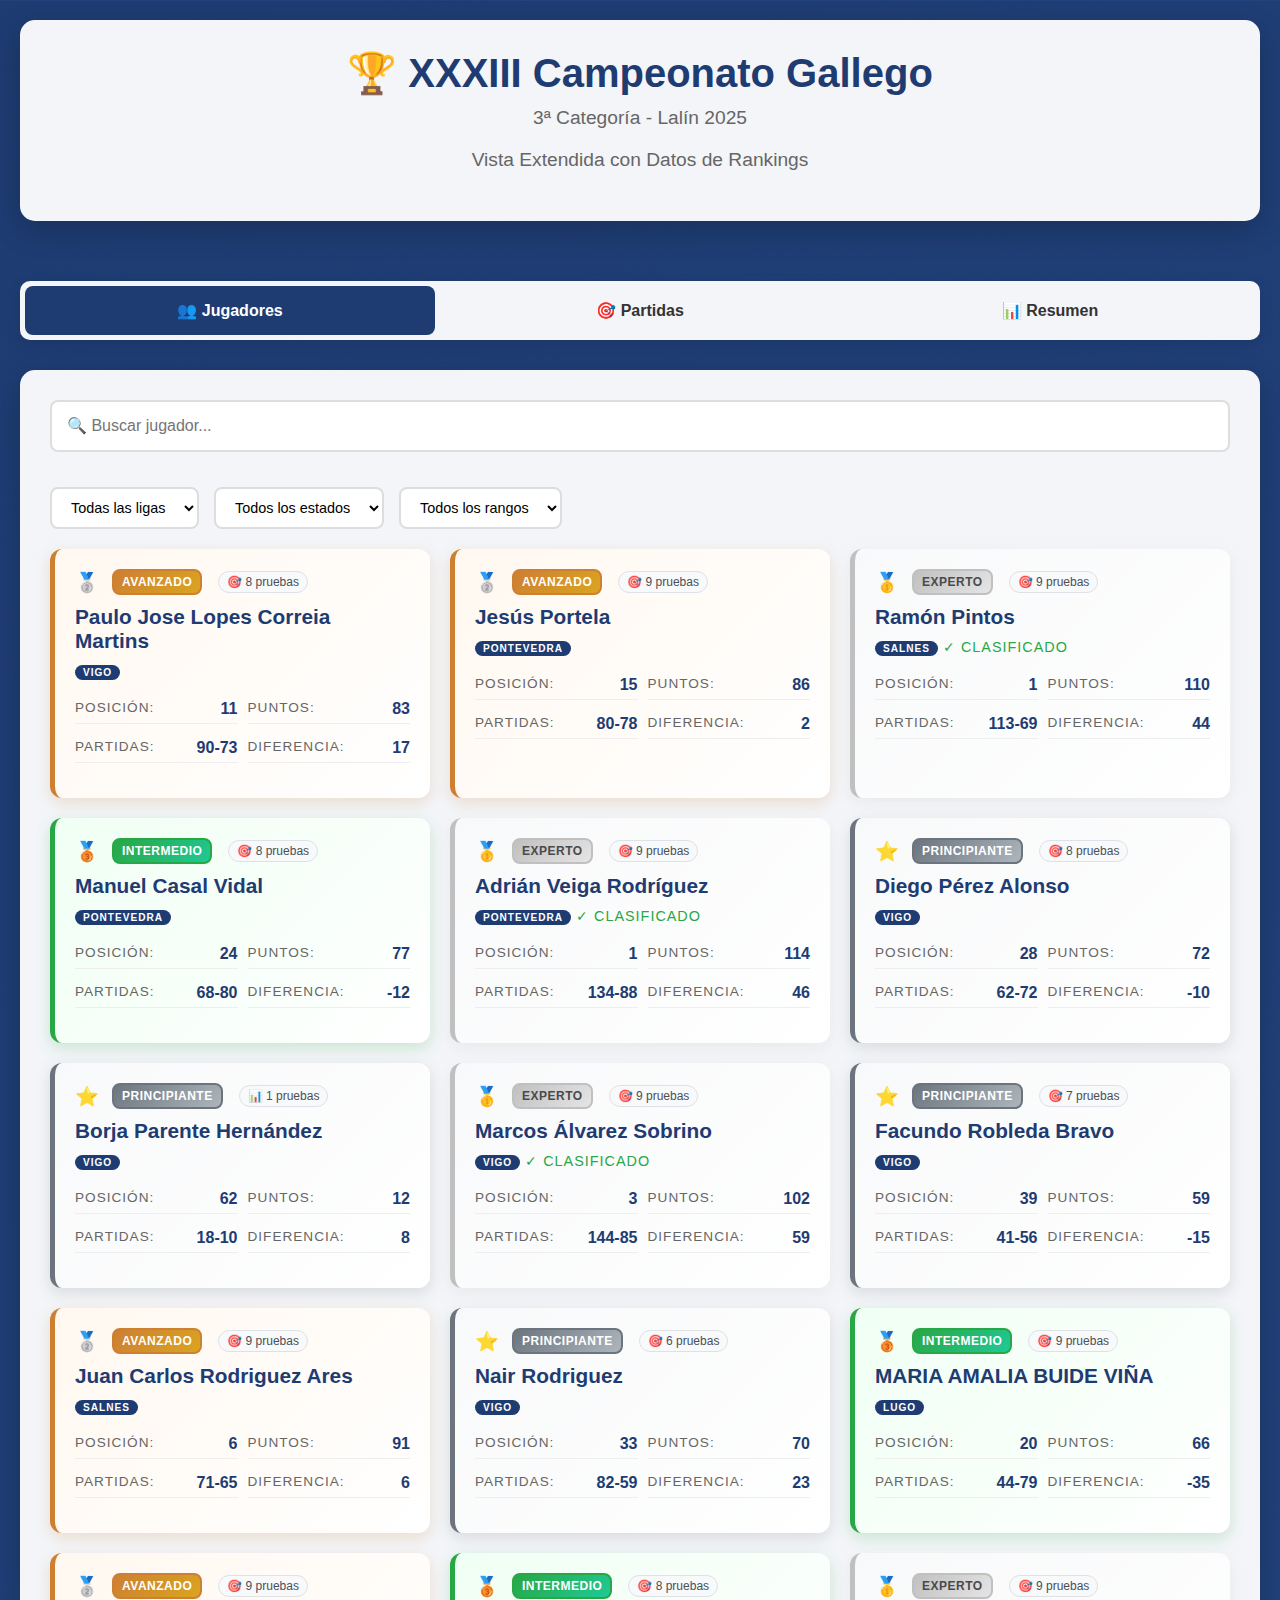
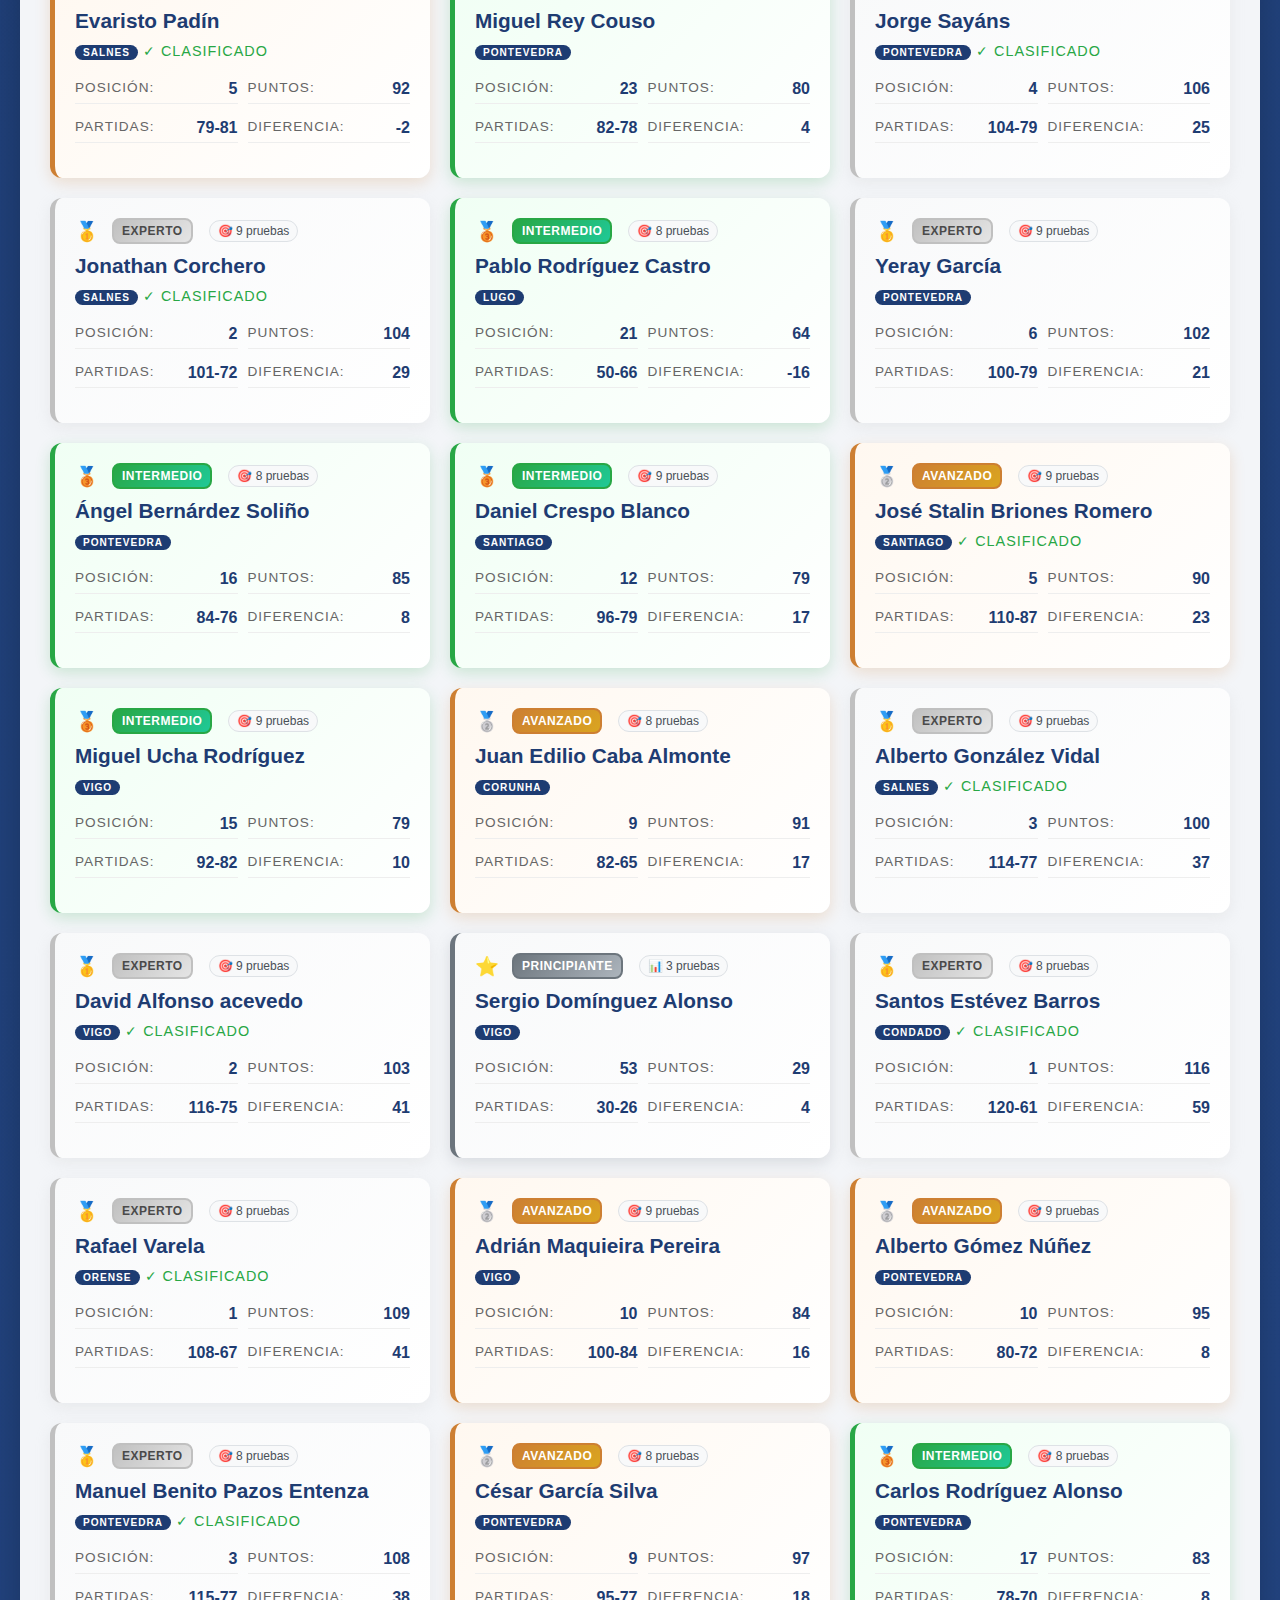
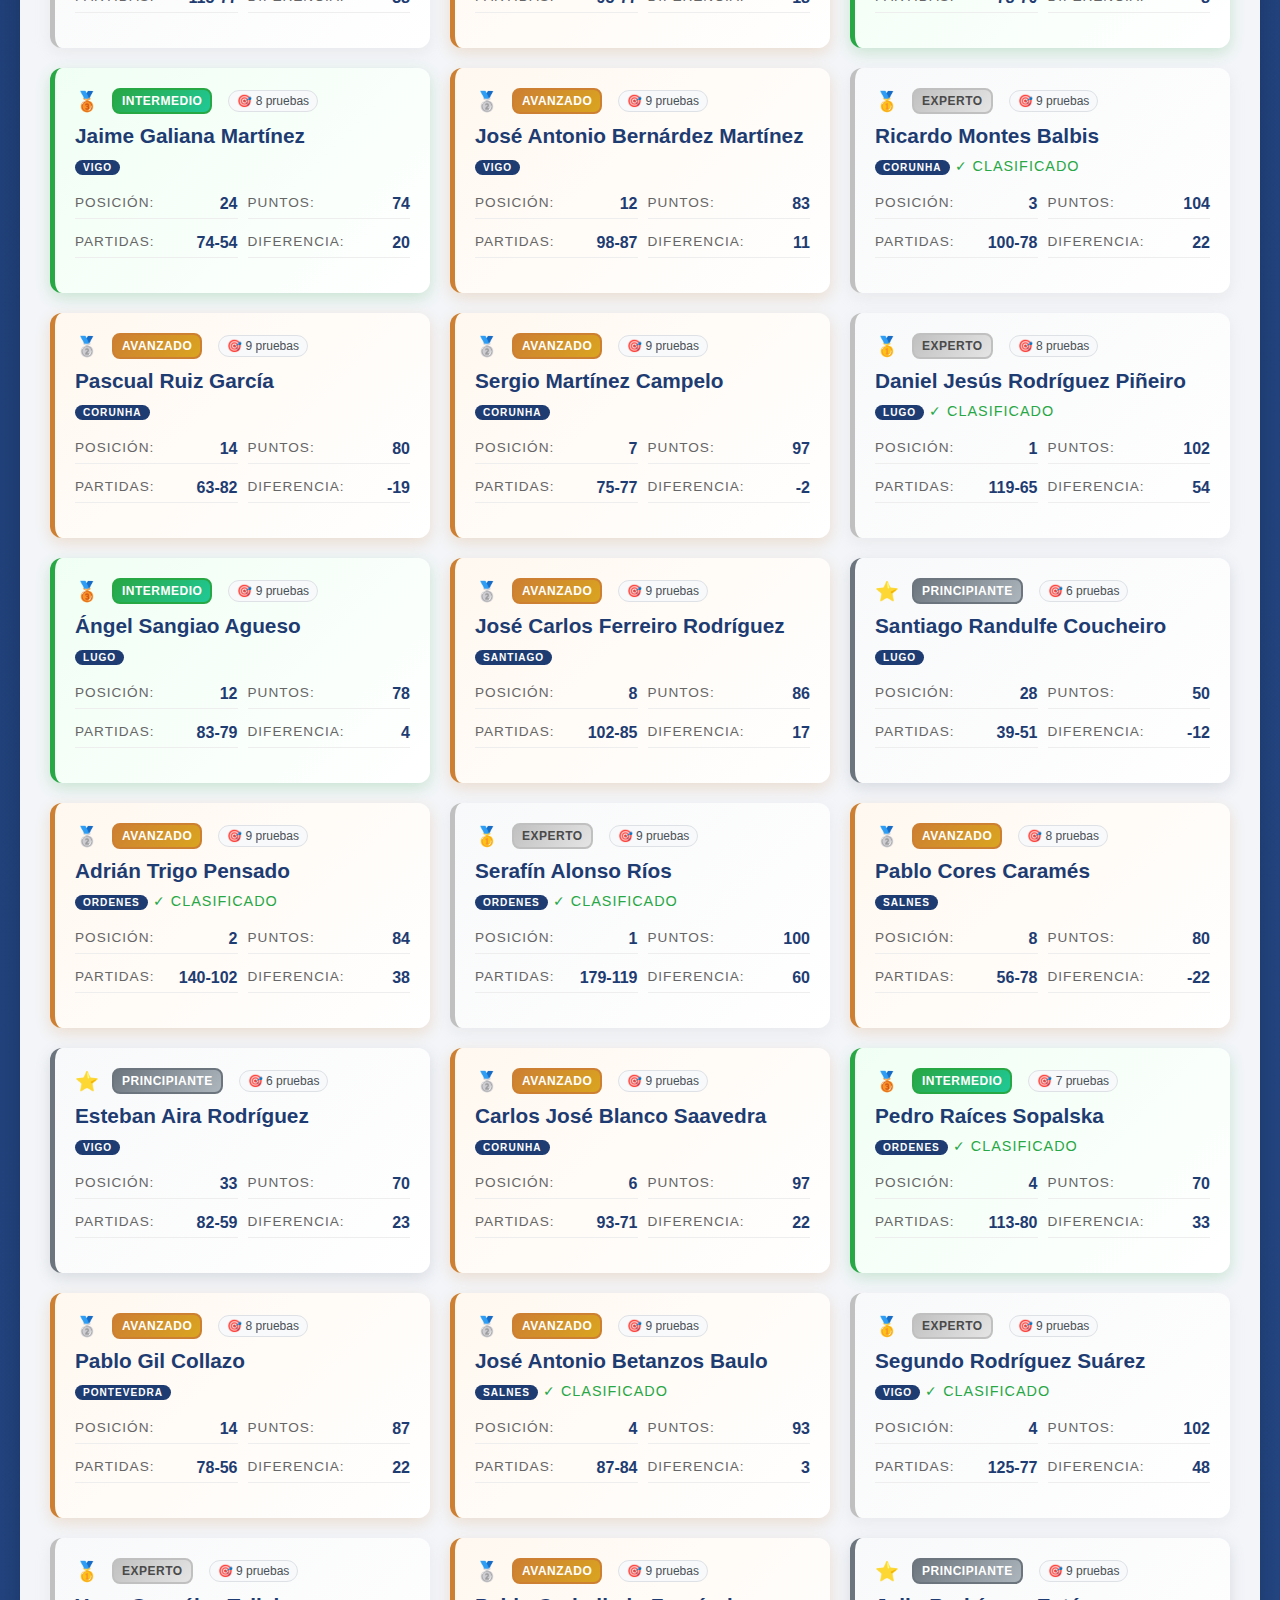
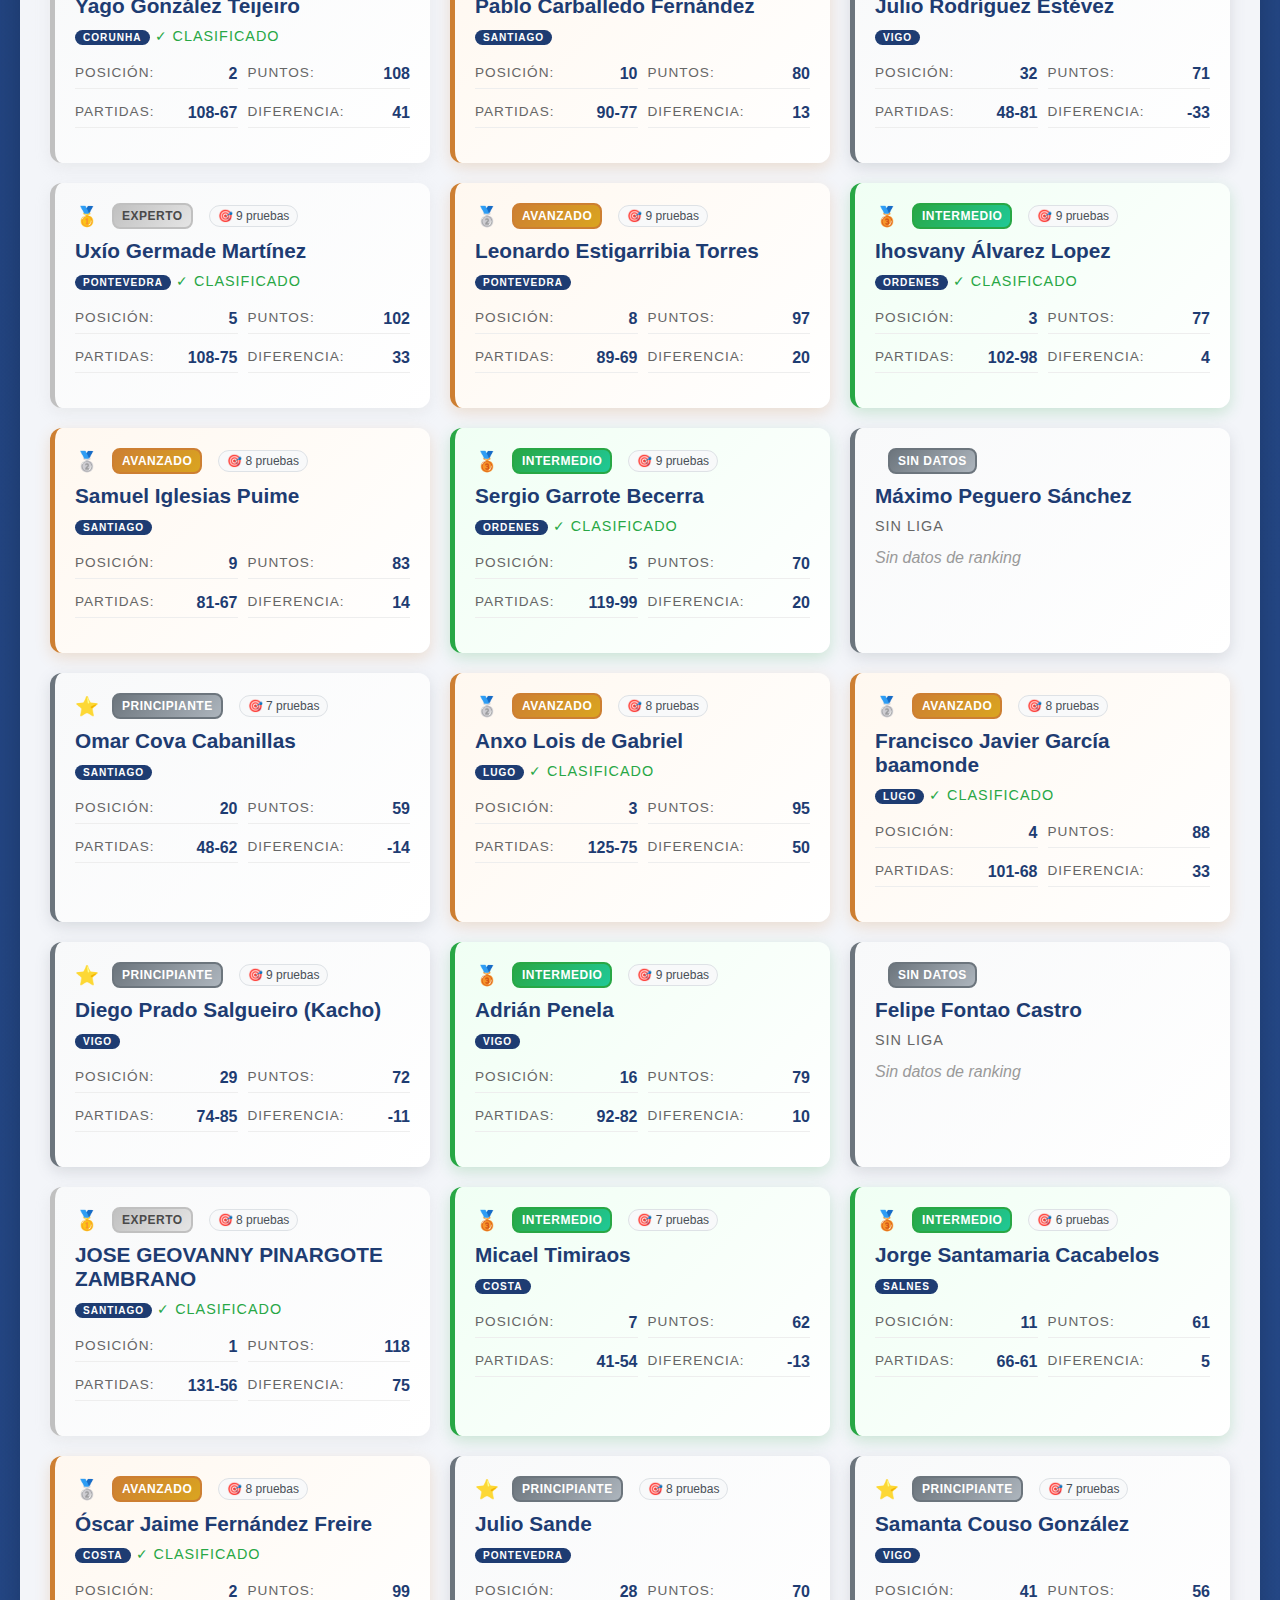
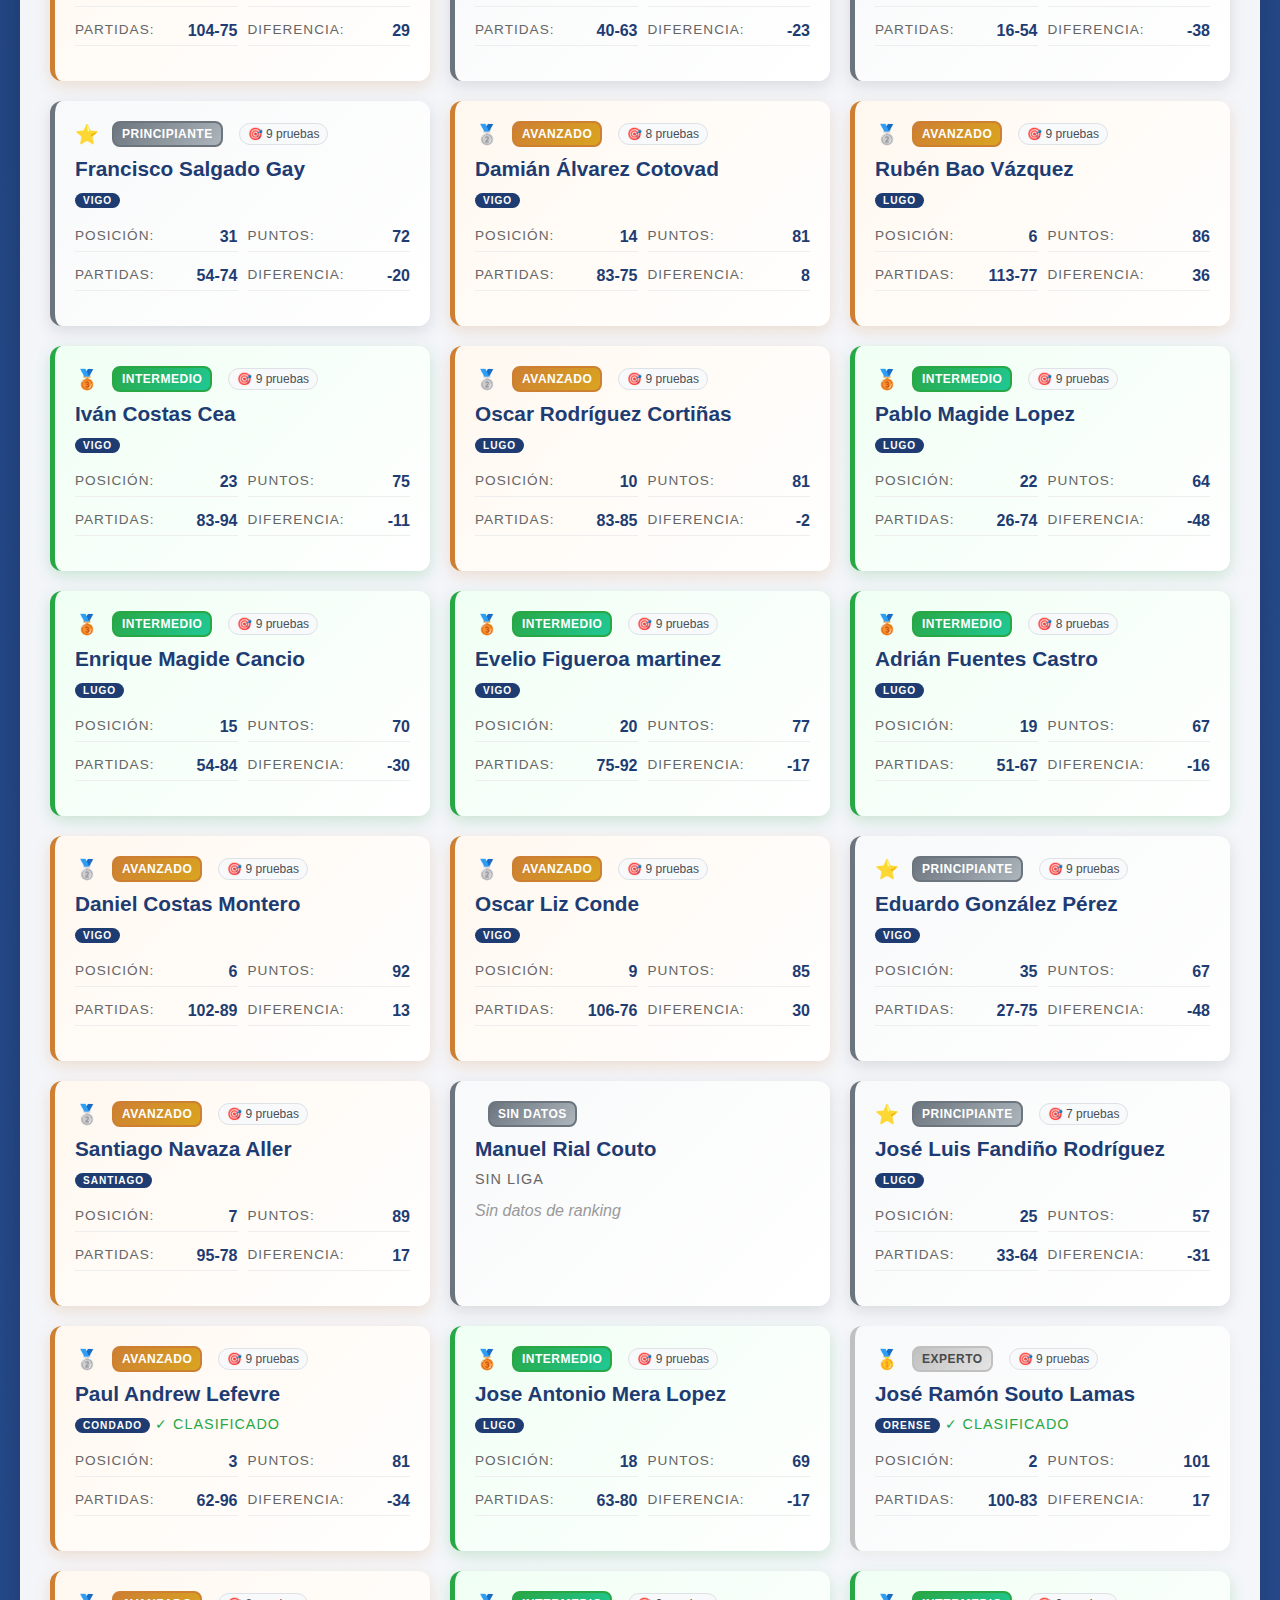
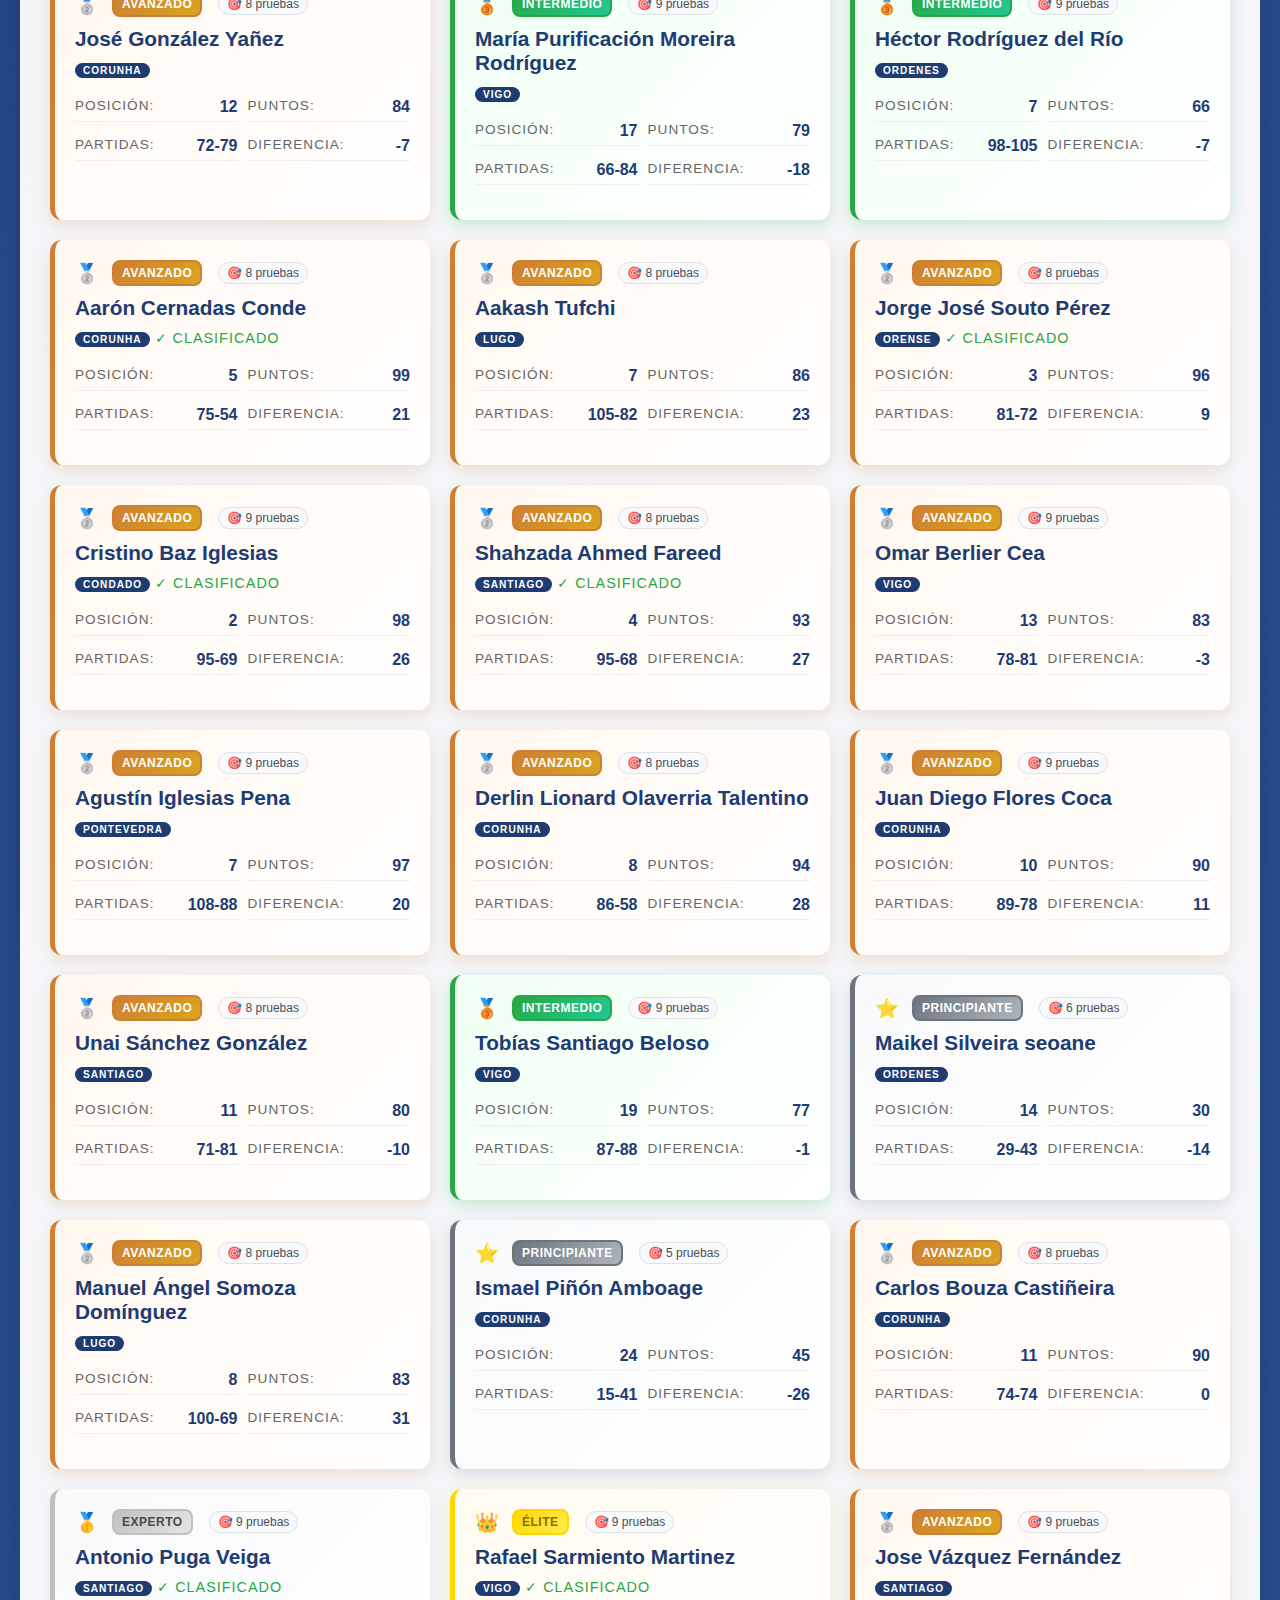
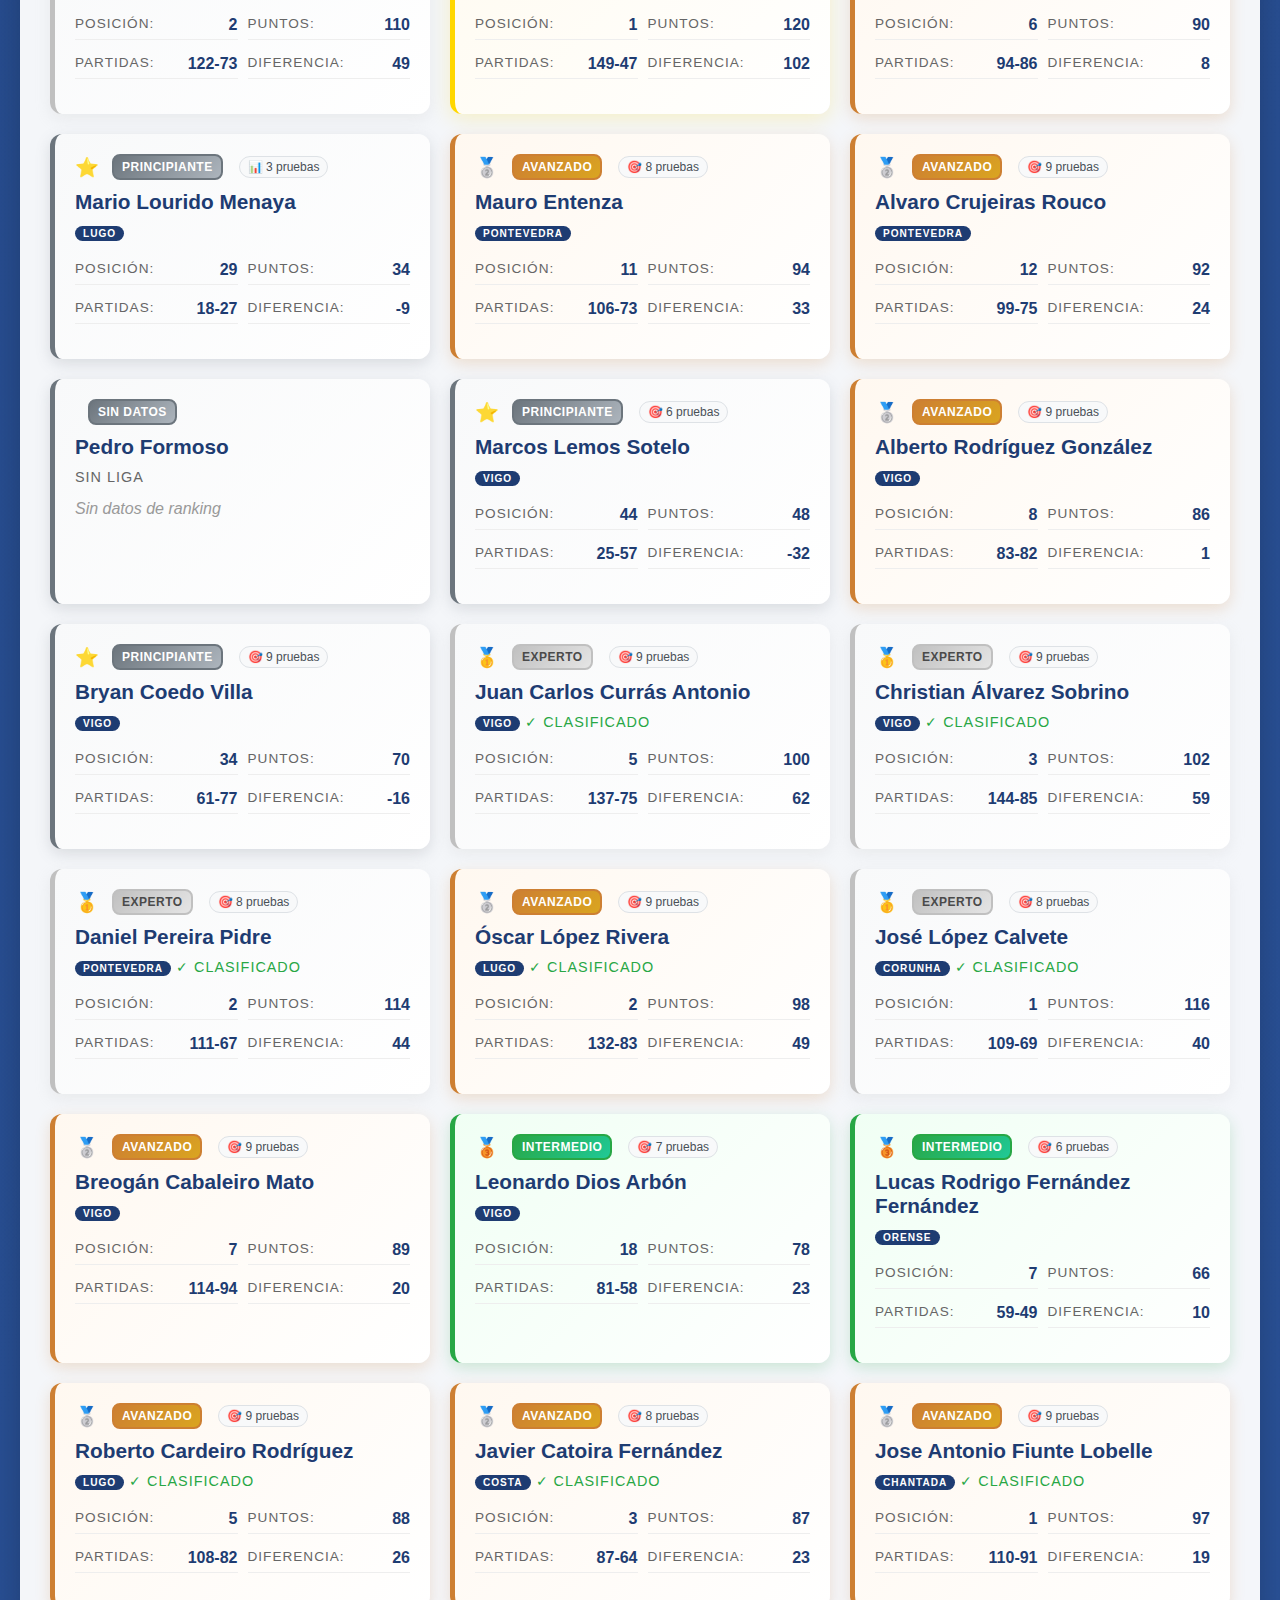
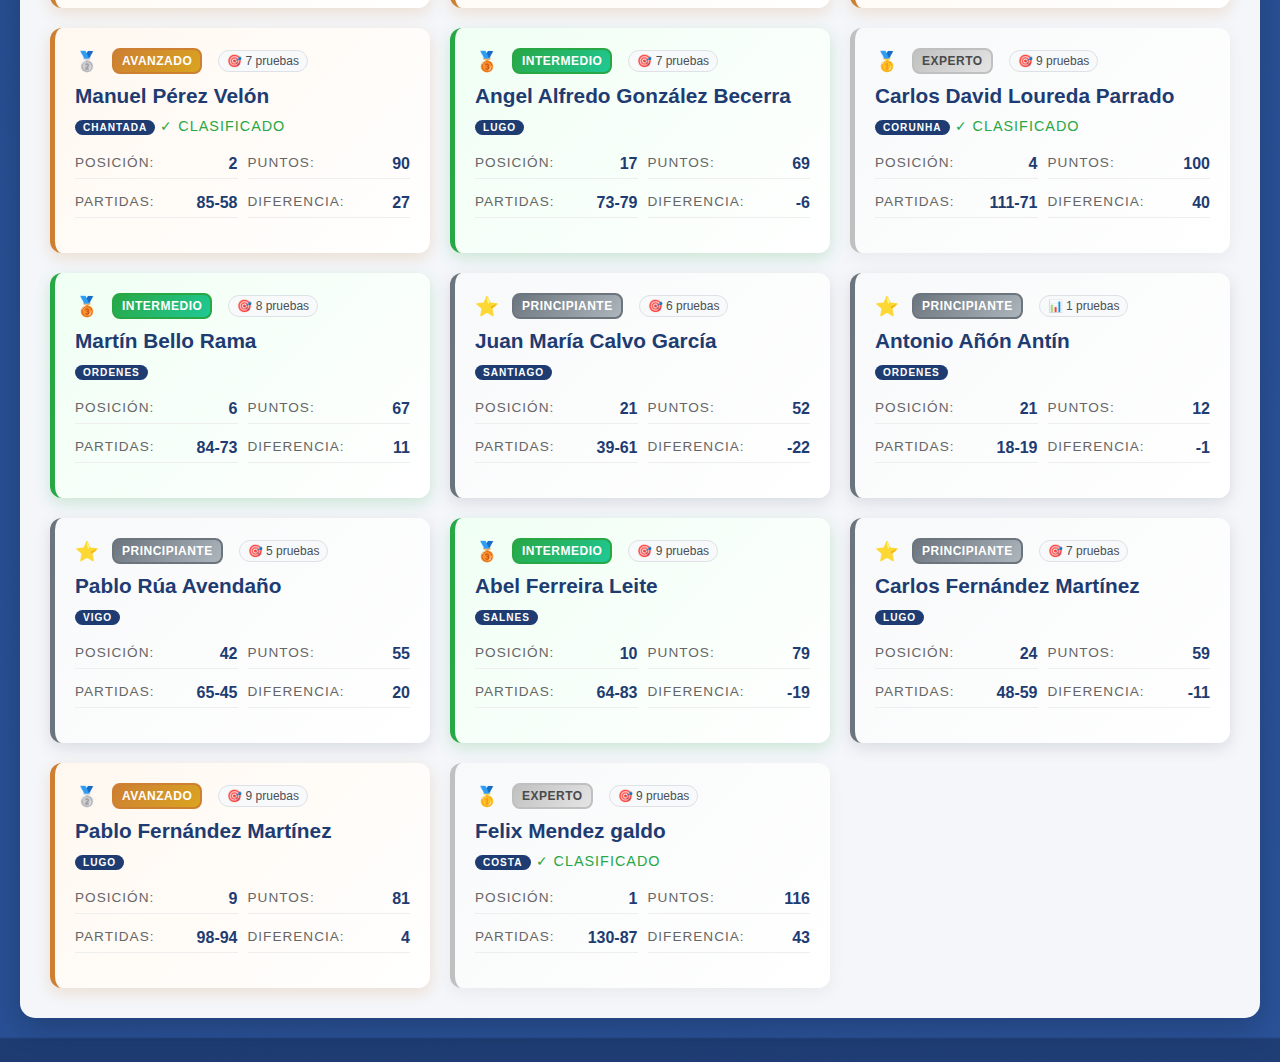
<file: tournament-viewer/index.html>
<!DOCTYPE html>
<html lang="es">
  <head>
    <meta charset="UTF-8" />
    <meta name="viewport" content="width=device-width, initial-scale=1.0" />
    <title>XXXIII Campeonato Gallego 3ª Categoría - Vista Extendida</title>
    <link rel="stylesheet" href="css/main.css" />
    <link rel="stylesheet" href="css/components.css" />
    <link rel="stylesheet" href="css/mobile.css" />
  </head>
  <body>
    <div class="container">
      <div class="header">
        <h1>🏆 XXXIII Campeonato Gallego</h1>
        <div class="subtitle">3ª Categoría - Lalín 2025</div>
        <div class="subtitle">Vista Extendida con Datos de Rankings</div>
      </div>

      <div class="stats-grid" id="statsGrid">
        <!-- Stats will be loaded here -->
      </div>

      <div class="tabs">
        <div class="tab active" data-tab="players">👥 Jugadores</div>
        <div class="tab" data-tab="matches">🎯 Partidas</div>
        <div class="tab" data-tab="summary">📊 Resumen</div>
      </div>

      <div class="tab-content active" id="playersTab">
        <div class="filters">
          <input
            type="text"
            class="search-box"
            id="playerSearch"
            placeholder="🔍 Buscar jugador..."
          />
          <select class="filter-select" id="ligaFilter">
            <option value="">Todas las ligas</option>
          </select>
          <select class="filter-select" id="statusFilter">
            <option value="">Todos los estados</option>
            <option value="clasificado">Solo clasificados</option>
            <option value="no-clasificado">No clasificados</option>
          </select>
          <select class="filter-select" id="rankFilter">
            <option value="">Todos los rangos</option>
            <option value="elite">Élite</option>
            <option value="expert">Experto</option>
            <option value="advanced">Avanzado</option>
            <option value="intermediate">Intermedio</option>
            <option value="beginner">Principiante</option>
          </select>
        </div>
        <div class="players-grid" id="playersGrid">
          <div class="loading">Cargando jugadores...</div>
        </div>
      </div>

      <div class="tab-content" id="matchesTab">
        <div class="filters">
          <input
            type="text"
            class="search-box"
            id="matchSearch"
            placeholder="🔍 Buscar partida..."
          />
          <select class="filter-select" id="roundFilter">
            <option value="">Todas las rondas</option>
          </select>
          <select class="filter-select" id="matchStatusFilter">
            <option value="">Todos los estados</option>
            <option value="finished">Finalizadas</option>
            <option value="waiting">En espera</option>
            <option value="playing">En juego</option>
          </select>
        </div>
        <div id="matchesContainer">
          <div class="loading">Cargando partidas...</div>
        </div>
      </div>

      <div class="tab-content" id="summaryTab">
        <div id="summaryContainer">
          <div class="loading">Cargando resumen...</div>
        </div>
      </div>
    </div>

    <!-- Tooltip para información rápida -->
    <div id="playerTooltip" class="player-tooltip"></div>

    <!-- Modal para información detallada -->
    <div id="playerModal" class="player-modal">
      <div class="modal-content">
        <button class="modal-close" id="modalClose">&times;</button>
        <div id="modalContent"></div>
      </div>
    </div>

    <script src="js/utils.js"></script>
    <script src="js/components.js"></script>
    <script src="js/filters.js"></script>
    <script src="js/app.js"></script>
  </body>
</html>
</file>
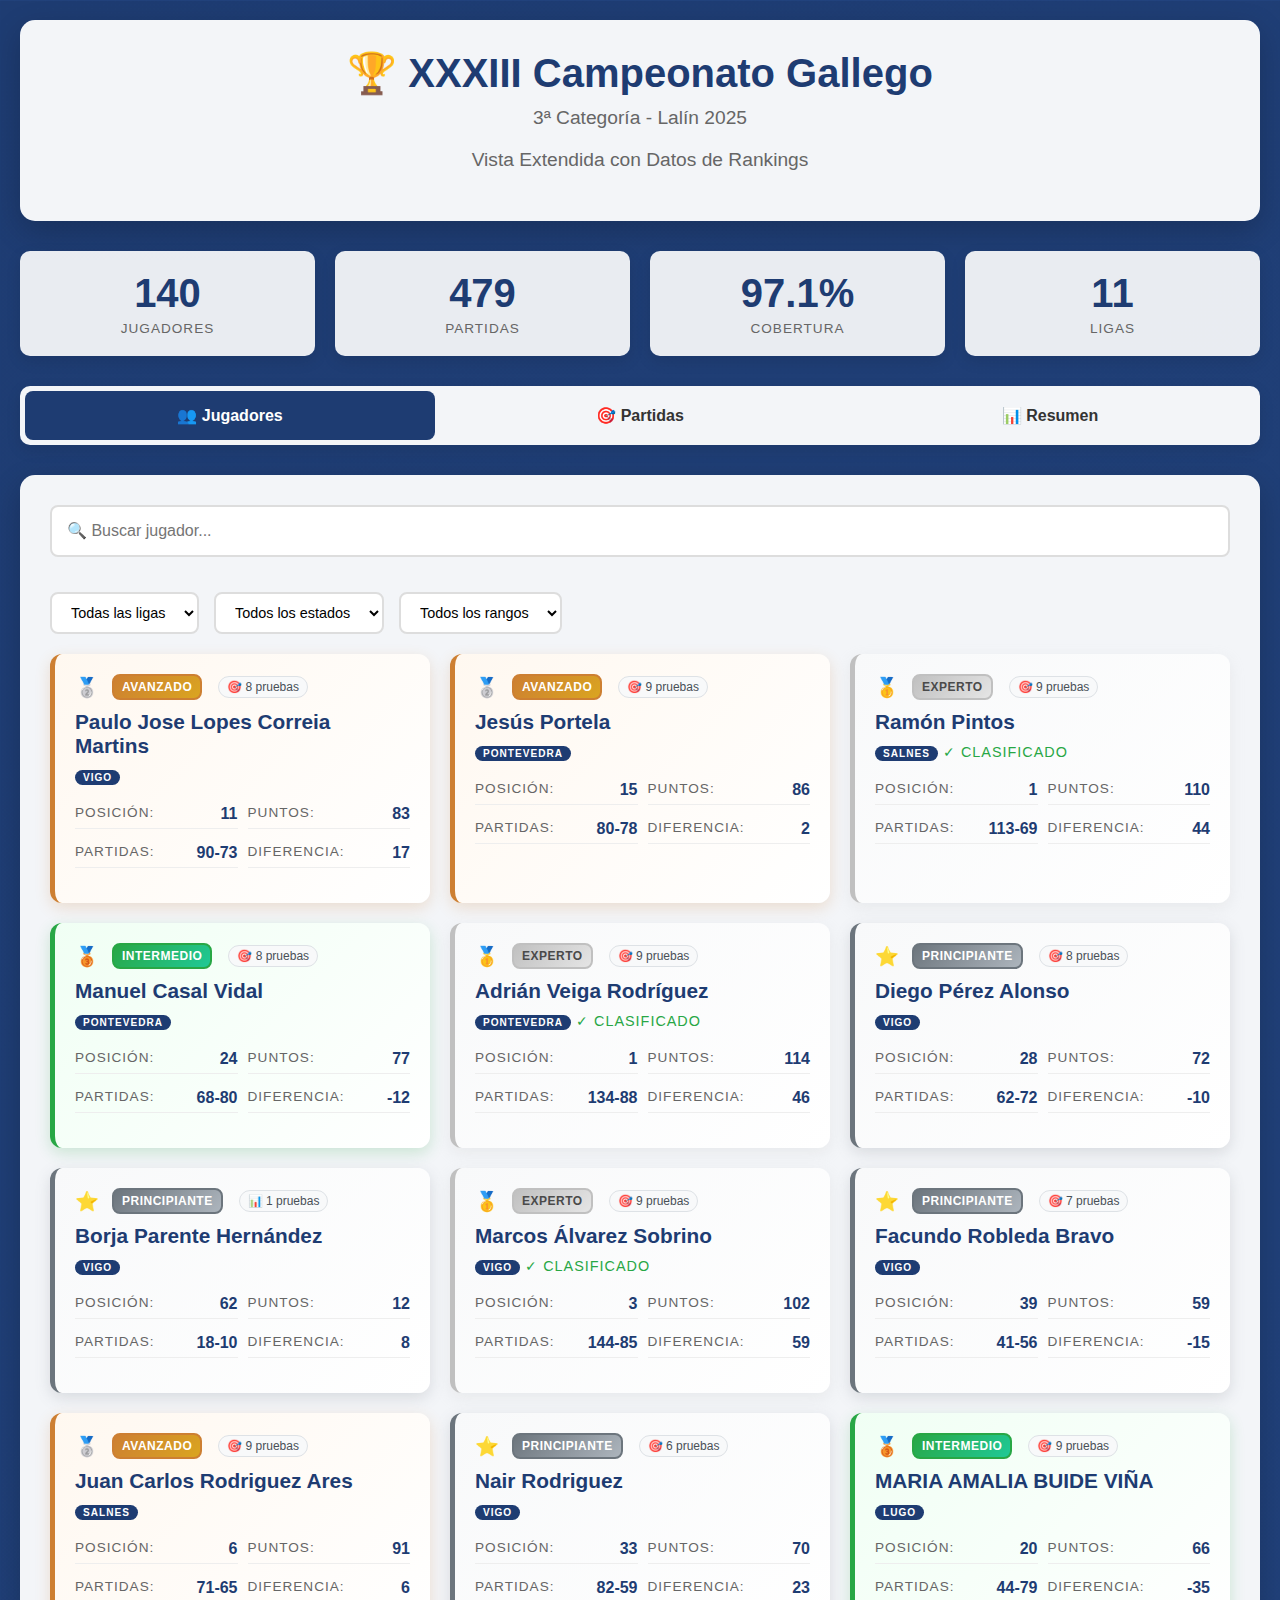
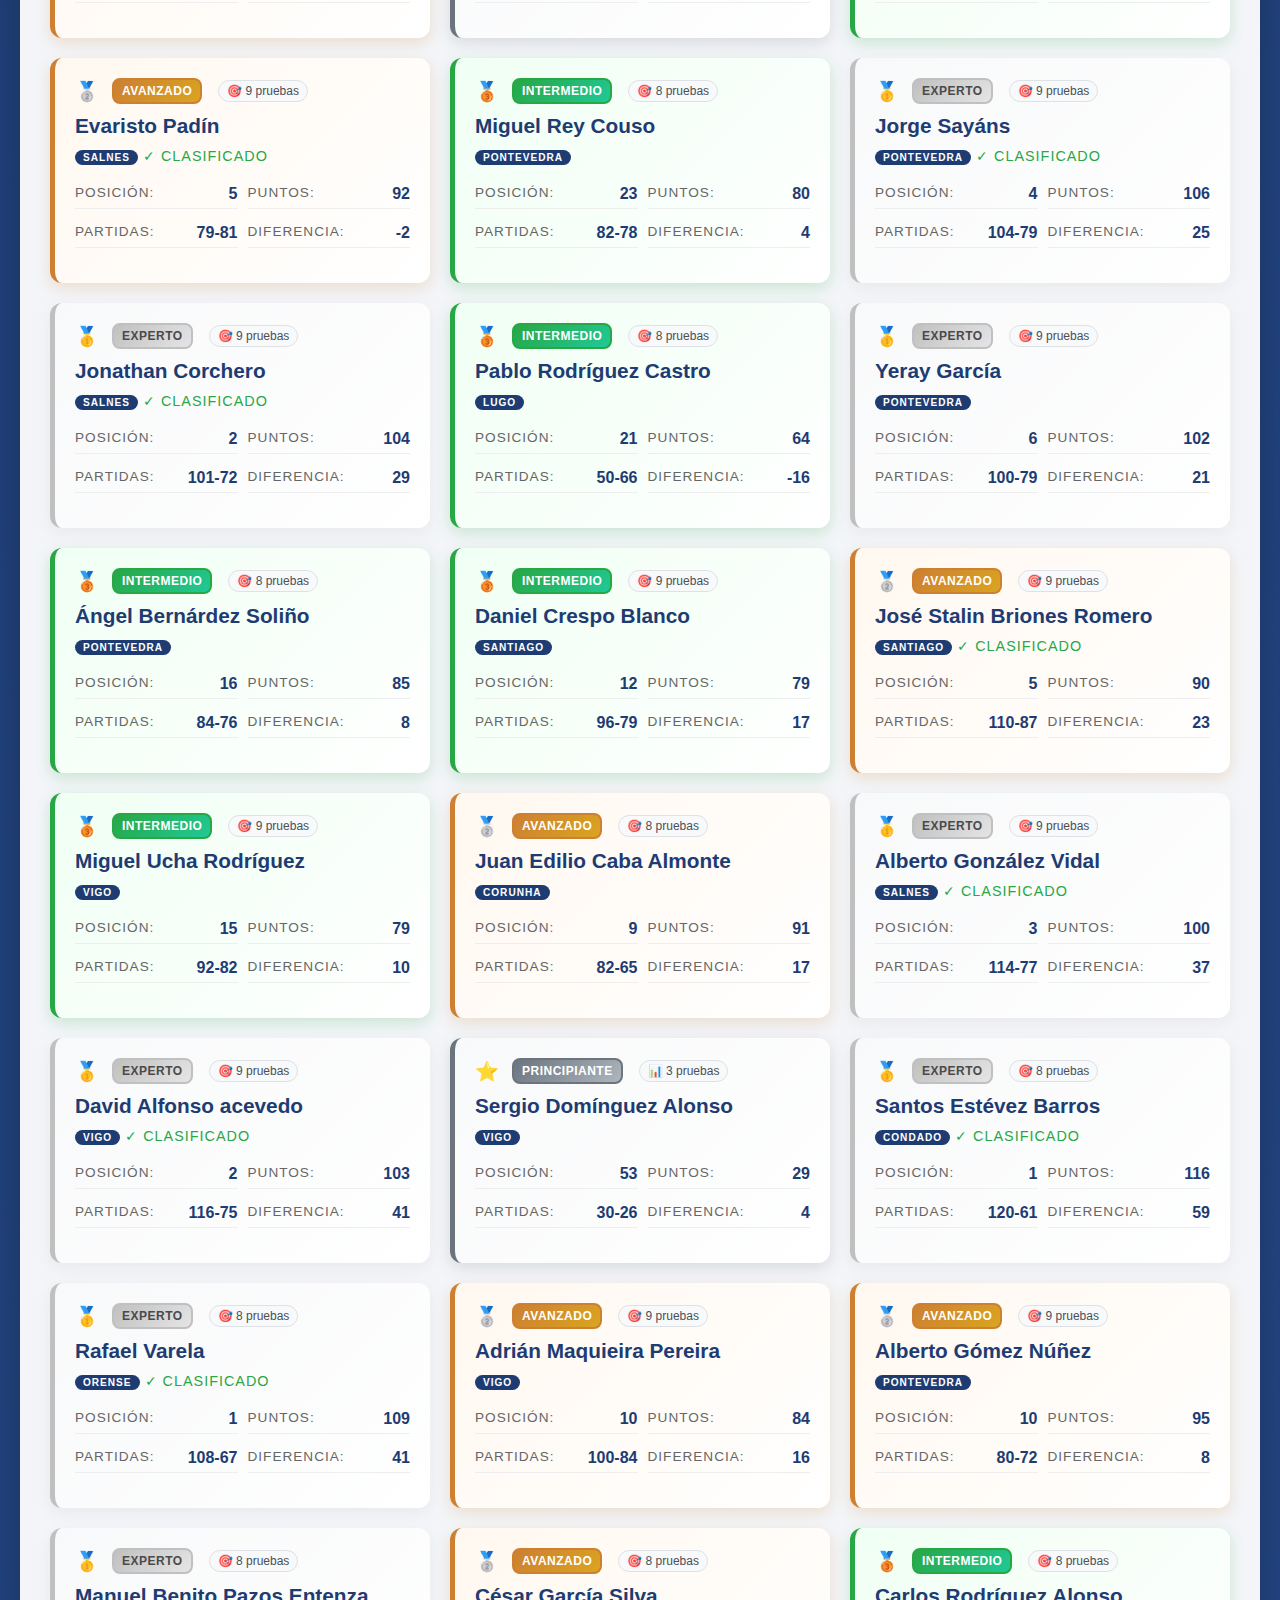
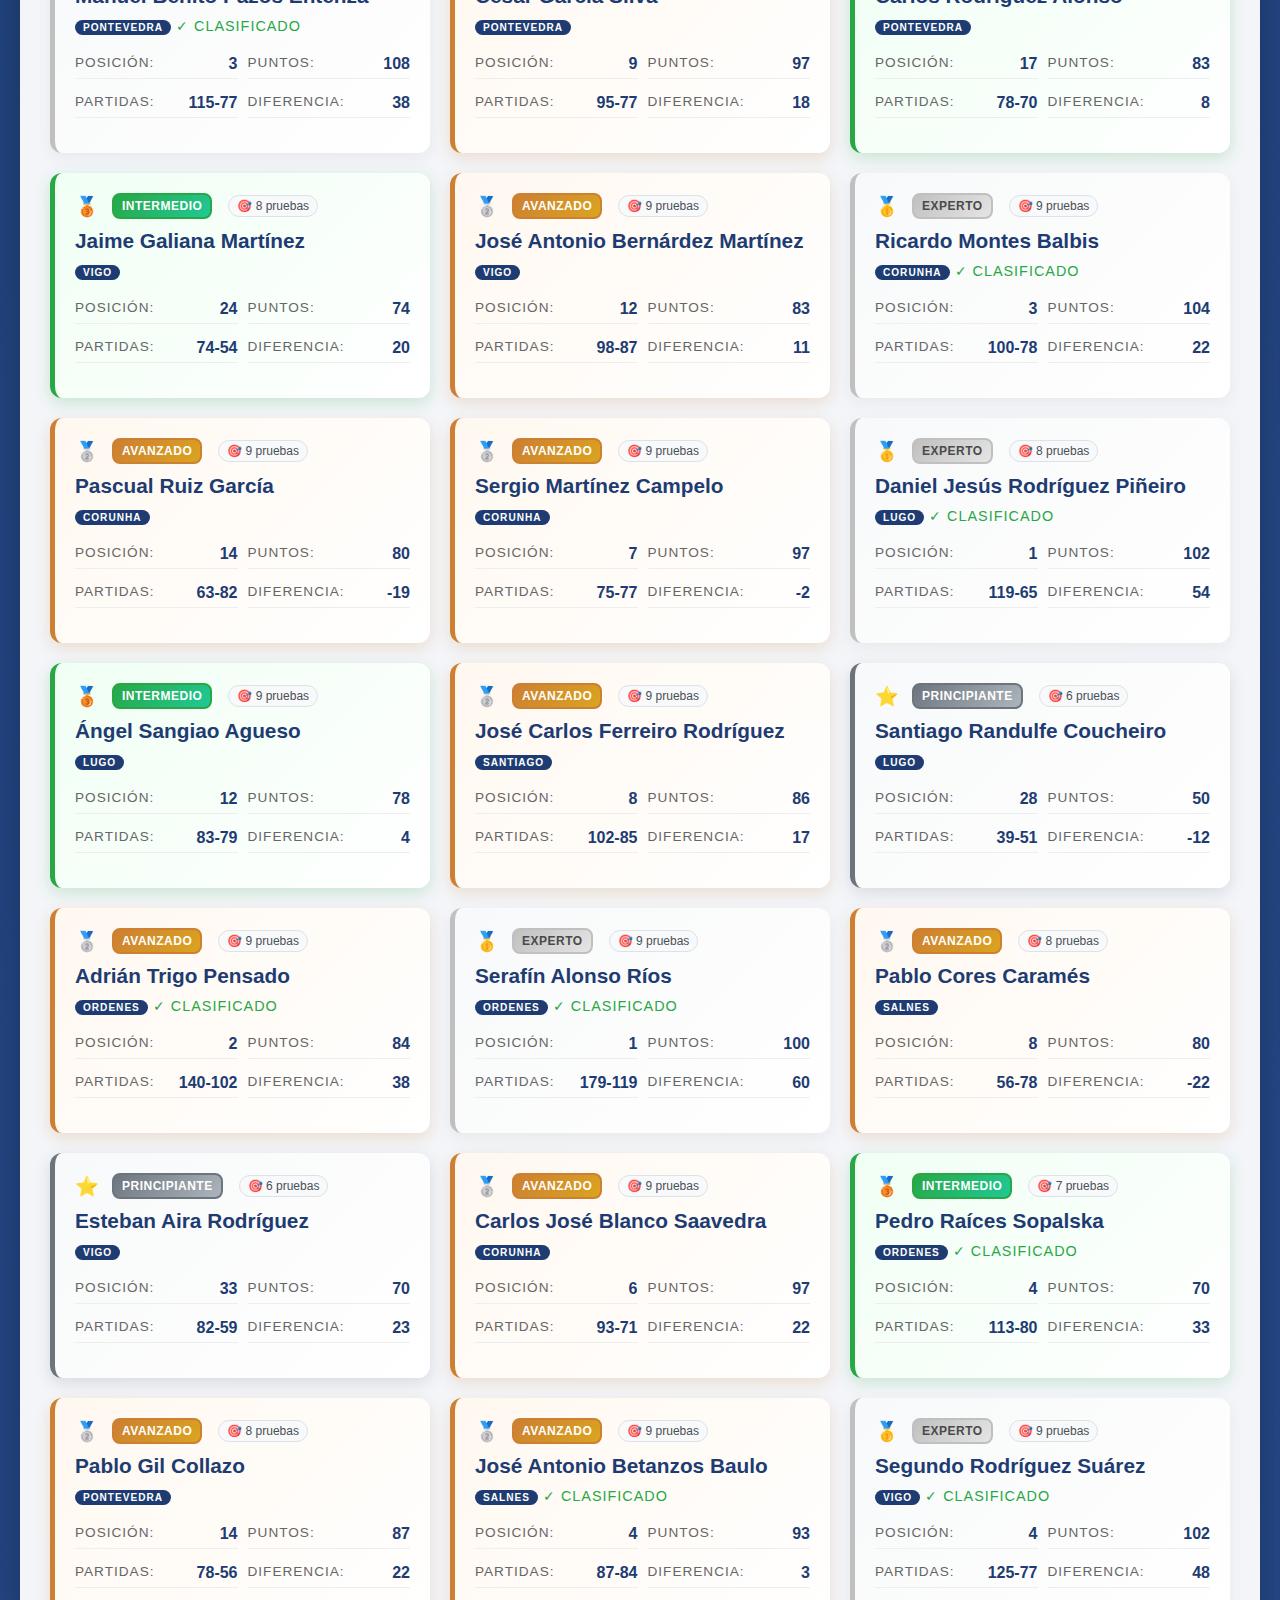
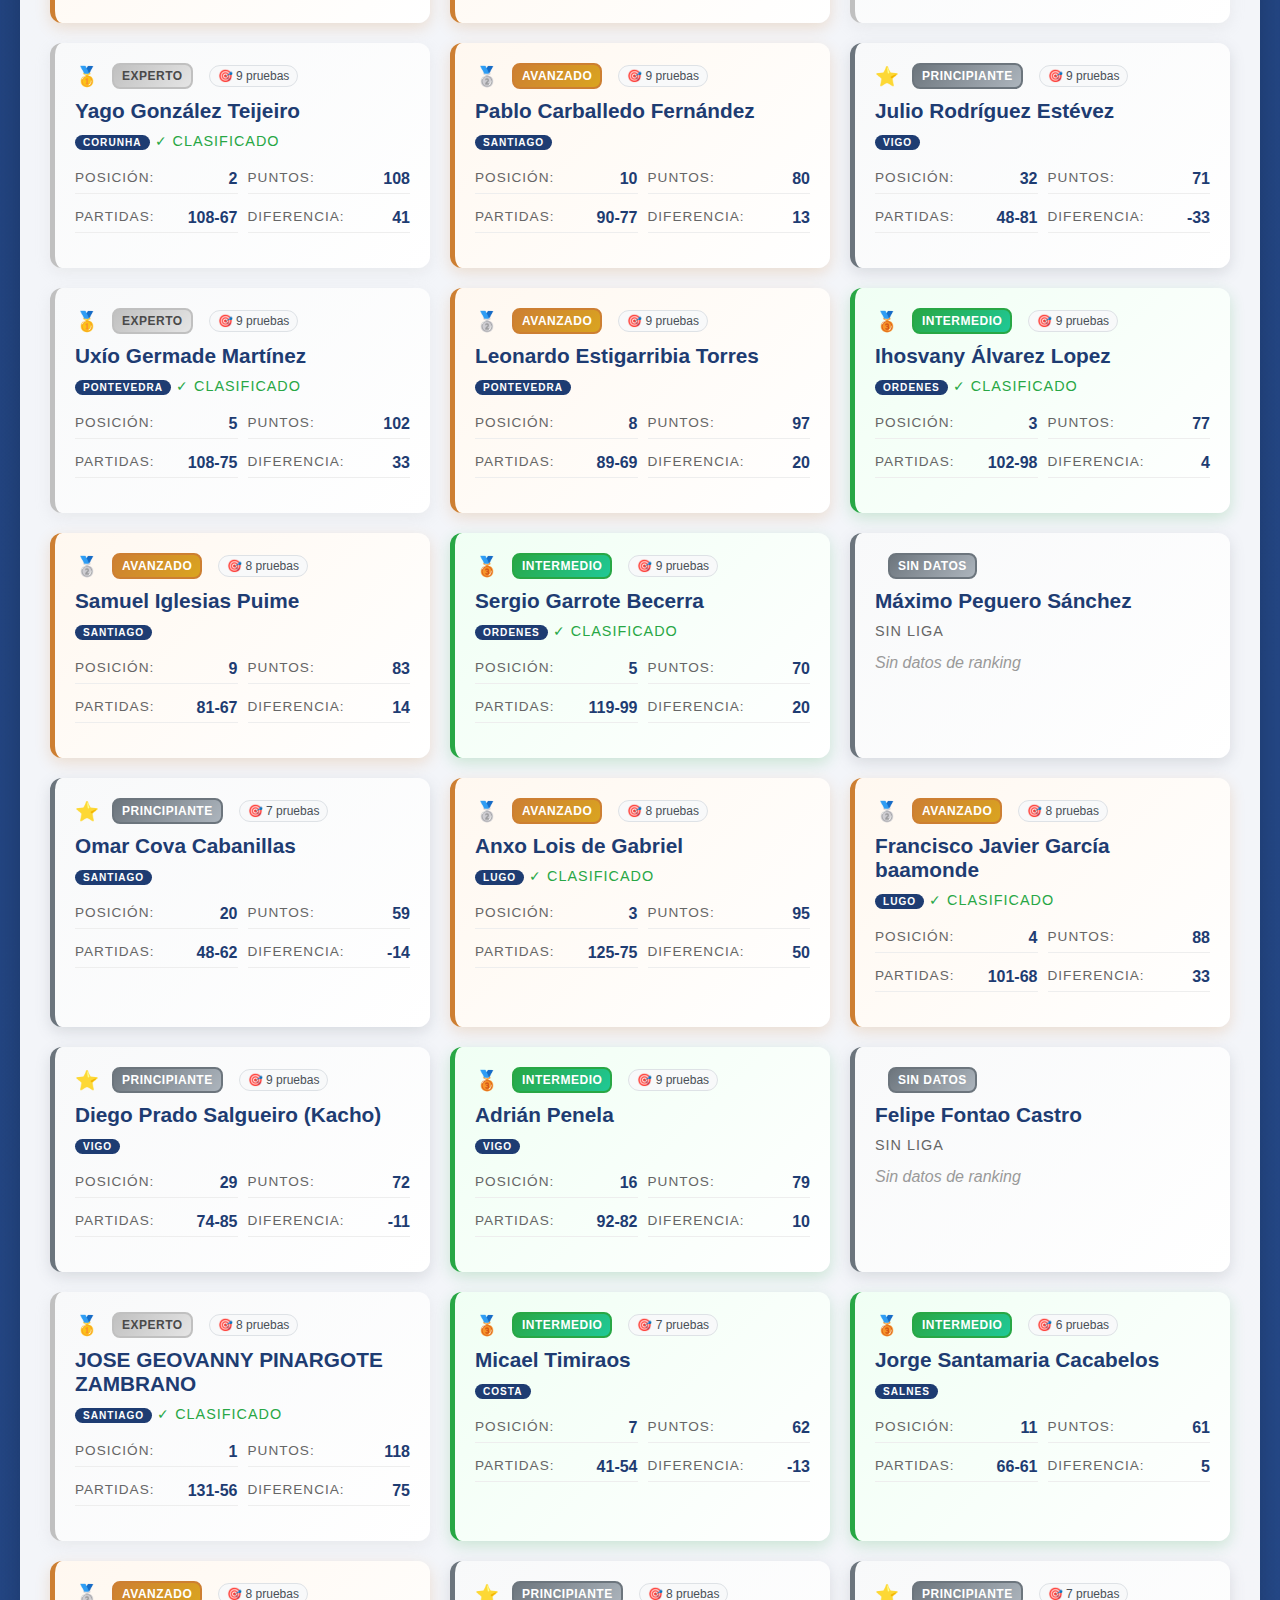
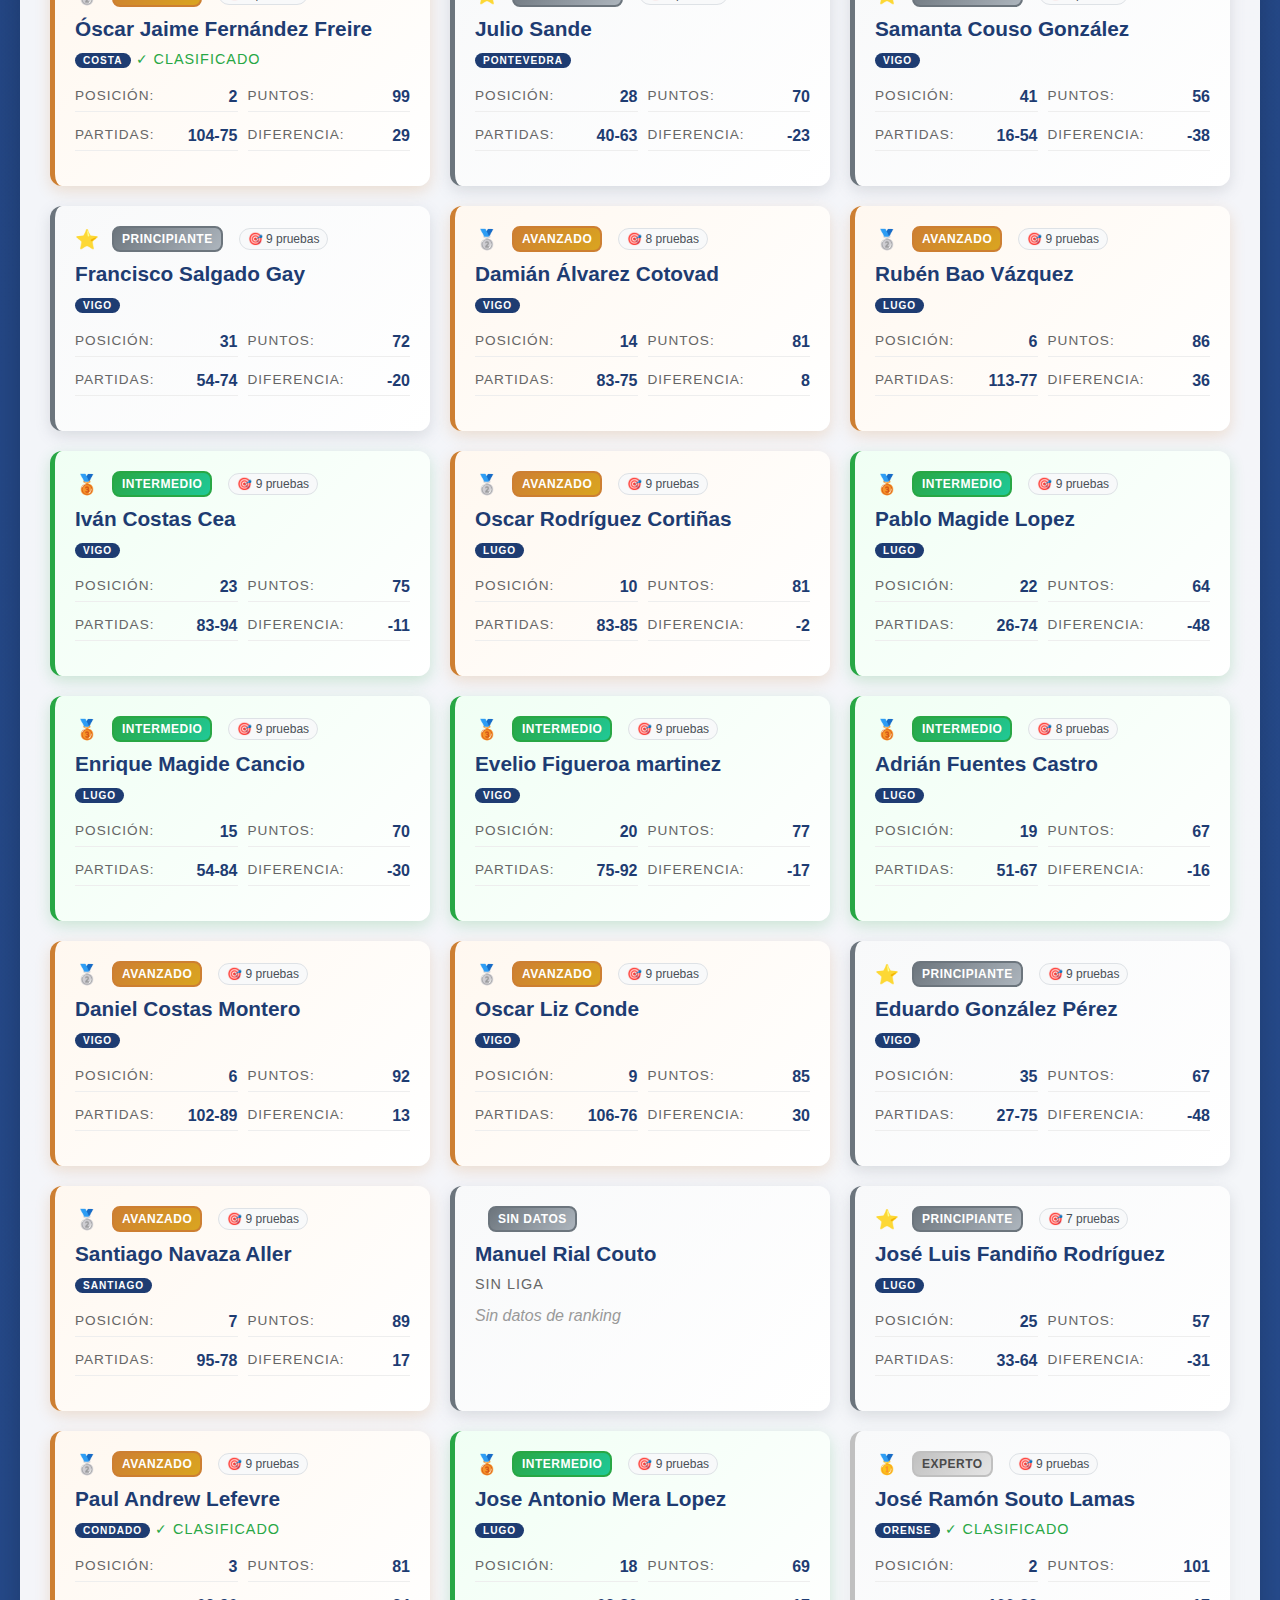
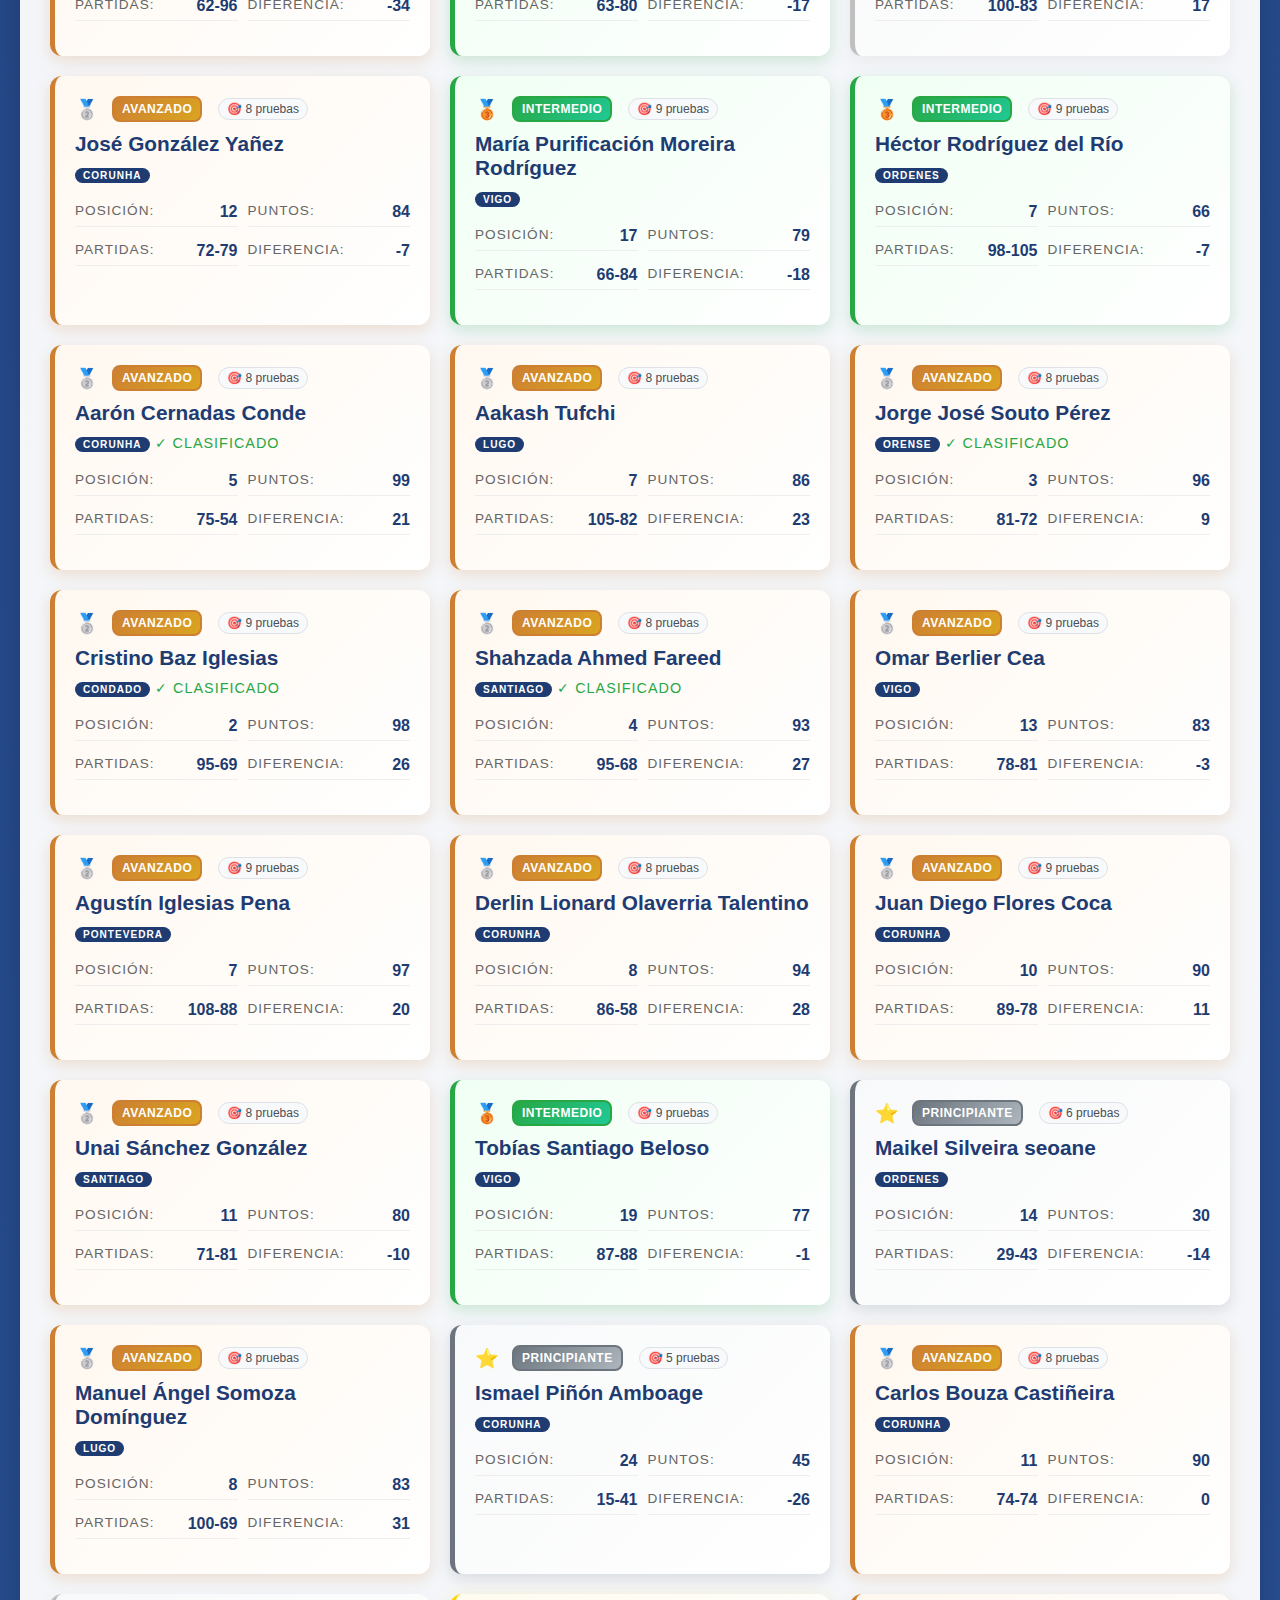
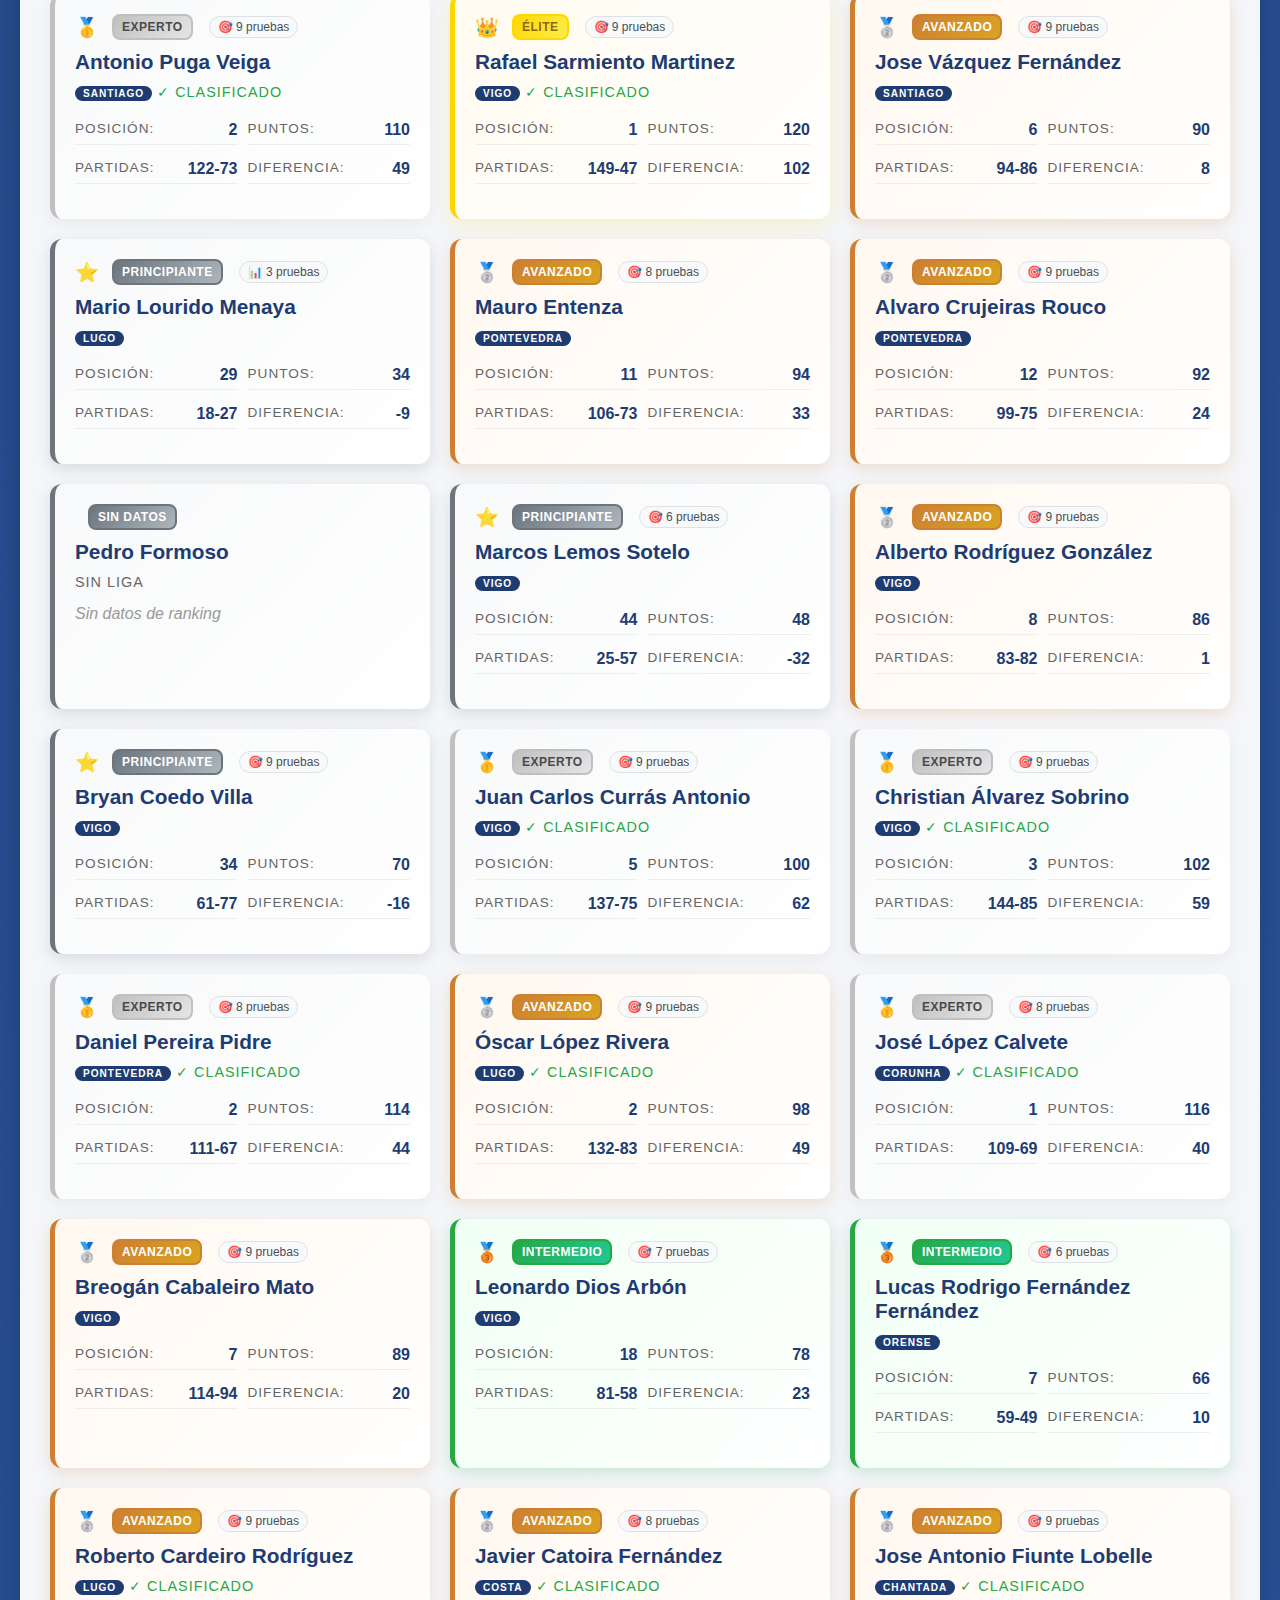
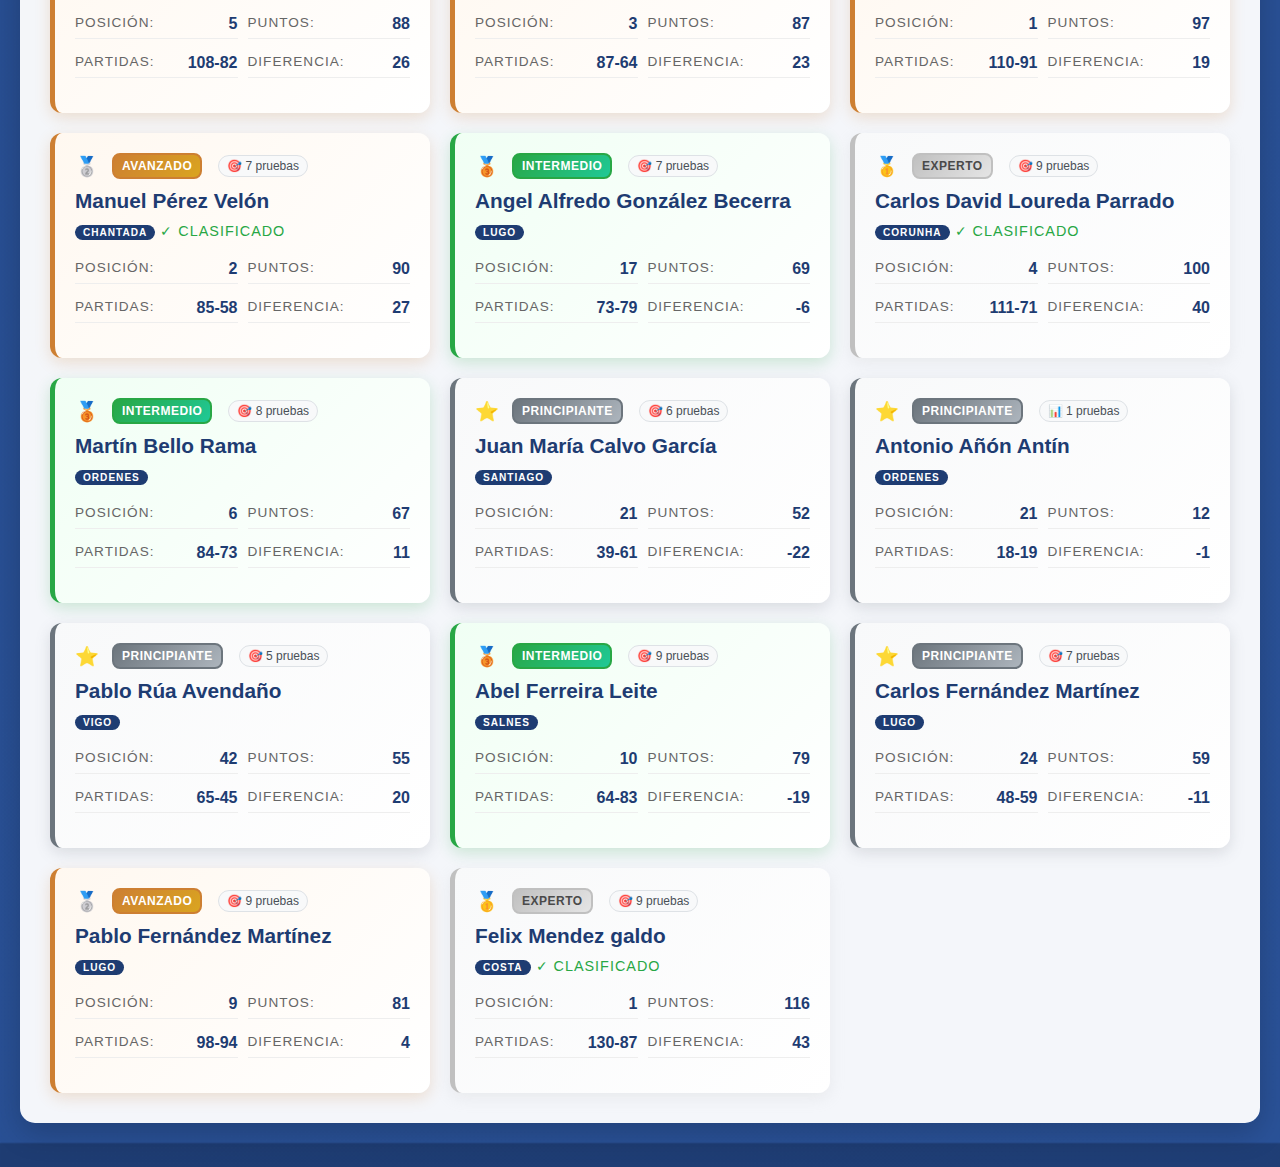
<file: tournament_viewer.html>
<!DOCTYPE html>
<html lang="es">
  <head>
    <meta charset="UTF-8" />
    <meta name="viewport" content="width=device-width, initial-scale=1.0" />
    <title>XXXIII Campeonato Gallego 3ª Categoría - Vista Extendida</title>
    <style>
      * {
        margin: 0;
        padding: 0;
        box-sizing: border-box;
      }

      body {
        font-family: "Segoe UI", Tahoma, Geneva, Verdana, sans-serif;
        background: linear-gradient(135deg, #1e3c72 0%, #2a5298 100%);
        color: #333;
        min-height: 100vh;
      }

      .container {
        max-width: 1400px;
        margin: 0 auto;
        padding: 20px;
      }

      .header {
        background: rgba(255, 255, 255, 0.95);
        border-radius: 15px;
        padding: 30px;
        margin-bottom: 30px;
        box-shadow: 0 10px 30px rgba(0, 0, 0, 0.2);
        text-align: center;
      }

      .header h1 {
        color: #1e3c72;
        font-size: 2.5em;
        margin-bottom: 10px;
        font-weight: 700;
      }

      .header .subtitle {
        color: #666;
        font-size: 1.2em;
        margin-bottom: 20px;
      }

      .stats-grid {
        display: grid;
        grid-template-columns: repeat(auto-fit, minmax(200px, 1fr));
        gap: 20px;
        margin-bottom: 30px;
      }

      .stat-card {
        background: rgba(255, 255, 255, 0.9);
        border-radius: 10px;
        padding: 20px;
        text-align: center;
        box-shadow: 0 5px 15px rgba(0, 0, 0, 0.1);
        transition: transform 0.3s ease;
      }

      .stat-card:hover {
        transform: translateY(-5px);
      }

      .stat-number {
        font-size: 2.5em;
        font-weight: bold;
        color: #1e3c72;
        margin-bottom: 5px;
      }

      .stat-label {
        color: #666;
        font-size: 0.9em;
        text-transform: uppercase;
        letter-spacing: 1px;
      }

      .tabs {
        display: flex;
        background: rgba(255, 255, 255, 0.95);
        border-radius: 10px;
        padding: 5px;
        margin-bottom: 30px;
        box-shadow: 0 5px 15px rgba(0, 0, 0, 0.1);
      }

      .tab {
        flex: 1;
        padding: 15px 20px;
        text-align: center;
        cursor: pointer;
        border-radius: 8px;
        transition: all 0.3s ease;
        font-weight: 600;
      }

      .tab.active {
        background: #1e3c72;
        color: white;
      }

      .tab:hover:not(.active) {
        background: rgba(30, 60, 114, 0.1);
      }

      .tab-content {
        display: none;
        background: rgba(255, 255, 255, 0.95);
        border-radius: 15px;
        padding: 30px;
        box-shadow: 0 10px 30px rgba(0, 0, 0, 0.2);
      }

      .tab-content.active {
        display: block;
      }

      .players-grid {
        display: grid;
        grid-template-columns: repeat(auto-fill, minmax(350px, 1fr));
        gap: 20px;
      }

      .player-card {
        background: white;
        border-radius: 12px;
        padding: 20px;
        box-shadow: 0 5px 15px rgba(0, 0, 0, 0.1);
        transition: transform 0.3s ease;
        border-left: 5px solid #1e3c72;
      }

      .player-card:hover {
        transform: translateY(-3px);
        box-shadow: 0 10px 25px rgba(0, 0, 0, 0.15);
      }

      .player-card.clasificado {
        border-left-color: #28a745;
        background: linear-gradient(135deg, #f8fff9 0%, #ffffff 100%);
      }

      .player-name {
        font-size: 1.3em;
        font-weight: bold;
        color: #1e3c72;
        margin-bottom: 10px;
      }

      .player-liga {
        color: #666;
        font-size: 0.9em;
        margin-bottom: 15px;
        text-transform: uppercase;
        letter-spacing: 1px;
      }

      .player-stats {
        display: grid;
        grid-template-columns: 1fr 1fr;
        gap: 10px;
        margin-bottom: 15px;
      }

      .stat-item {
        display: flex;
        justify-content: space-between;
        padding: 5px 0;
        border-bottom: 1px solid #eee;
      }

      .stat-label {
        color: #666;
        font-size: 0.85em;
      }

      .stat-value {
        font-weight: bold;
        color: #1e3c72;
      }

      .matches-table {
        width: 100%;
        border-collapse: collapse;
        margin-top: 20px;
      }

      .matches-table th,
      .matches-table td {
        padding: 12px;
        text-align: left;
        border-bottom: 1px solid #eee;
      }

      .matches-table th {
        background: #1e3c72;
        color: white;
        font-weight: 600;
      }

      .matches-table tr:hover {
        background: rgba(30, 60, 114, 0.05);
      }

      .match-player {
        display: flex;
        align-items: center;
        gap: 10px;
      }

      .player-avatar {
        width: 30px;
        height: 30px;
        border-radius: 50%;
        background: #1e3c72;
        display: flex;
        align-items: center;
        justify-content: center;
        color: white;
        font-weight: bold;
        font-size: 0.8em;
      }

      .match-score {
        font-weight: bold;
        font-size: 1.2em;
        color: #1e3c72;
      }

      .match-status {
        padding: 4px 8px;
        border-radius: 4px;
        font-size: 0.8em;
        font-weight: bold;
      }

      .status-finished {
        background: #28a745;
        color: white;
      }

      .status-waiting {
        background: #ffc107;
        color: #333;
      }

      .status-playing {
        background: #17a2b8;
        color: white;
      }

      .liga-badge {
        display: inline-block;
        padding: 2px 8px;
        border-radius: 12px;
        font-size: 0.7em;
        font-weight: bold;
        text-transform: uppercase;
        background: #1e3c72;
        color: white;
      }

      .player-rank {
        display: flex;
        align-items: center;
        gap: 8px;
        margin-bottom: 10px;
      }

      .rank-crown {
        font-size: 1.2em;
        margin-right: 5px;
      }

      .rank-badge {
        padding: 4px 8px;
        border-radius: 8px;
        font-size: 0.75em;
        font-weight: bold;
        text-transform: uppercase;
        letter-spacing: 0.5px;
      }

      .rank-elite {
        background: linear-gradient(135deg, #ffd700 0%, #ffed4e 100%);
        color: #8b6914;
        border: 2px solid #ffd700;
      }

      .rank-expert {
        background: linear-gradient(135deg, #c0c0c0 0%, #e5e5e5 100%);
        color: #4a4a4a;
        border: 2px solid #c0c0c0;
      }

      .rank-advanced {
        background: linear-gradient(135deg, #cd7f32 0%, #daa520 100%);
        color: white;
        border: 2px solid #cd7f32;
      }

      .rank-intermediate {
        background: linear-gradient(135deg, #28a745 0%, #20c997 100%);
        color: white;
        border: 2px solid #28a745;
      }

      .rank-beginner {
        background: linear-gradient(135deg, #6c757d 0%, #adb5bd 100%);
        color: white;
        border: 2px solid #6c757d;
      }

      .pruebas-badge {
        display: inline-flex;
        align-items: center;
        gap: 4px;
        padding: 3px 8px;
        background: #f8f9fa;
        border: 1px solid #dee2e6;
        border-radius: 12px;
        font-size: 0.75em;
        color: #495057;
        margin-left: 8px;
      }

      .player-card.elite {
        border-left-color: #ffd700;
        background: linear-gradient(135deg, #fffbf0 0%, #ffffff 100%);
        box-shadow: 0 5px 20px rgba(255, 215, 0, 0.2);
      }

      .player-card.expert {
        border-left-color: #c0c0c0;
        background: linear-gradient(135deg, #f8f9fa 0%, #ffffff 100%);
        box-shadow: 0 5px 15px rgba(192, 192, 192, 0.2);
      }

      .player-card.advanced {
        border-left-color: #cd7f32;
        background: linear-gradient(135deg, #fff8f0 0%, #ffffff 100%);
        box-shadow: 0 5px 15px rgba(205, 127, 50, 0.2);
      }

      .player-card.intermediate {
        border-left-color: #28a745;
        background: linear-gradient(135deg, #f0fff4 0%, #ffffff 100%);
        box-shadow: 0 5px 15px rgba(40, 167, 69, 0.2);
      }

      .player-card.beginner {
        border-left-color: #6c757d;
        background: linear-gradient(135deg, #f8f9fa 0%, #ffffff 100%);
        box-shadow: 0 5px 15px rgba(108, 117, 125, 0.2);
      }

      /* Tooltip y Modal styles */
      .player-tooltip {
        position: absolute;
        background: rgba(0, 0, 0, 0.9);
        color: white;
        padding: 12px;
        border-radius: 8px;
        font-size: 0.85em;
        z-index: 1000;
        max-width: 250px;
        box-shadow: 0 4px 12px rgba(0, 0, 0, 0.3);
        pointer-events: none;
        opacity: 0;
        transition: opacity 0.3s ease;
      }

      .player-tooltip.show {
        opacity: 1;
      }

      .player-tooltip .tooltip-header {
        font-weight: bold;
        margin-bottom: 8px;
        color: #ffd700;
      }

      .player-tooltip .tooltip-stats {
        display: grid;
        grid-template-columns: 1fr 1fr;
        gap: 6px;
        font-size: 0.8em;
      }

      .player-tooltip .tooltip-stat {
        display: flex;
        justify-content: space-between;
      }

      .player-tooltip .tooltip-stat .label {
        color: #ccc;
      }

      .player-tooltip .tooltip-stat .value {
        color: #fff;
        font-weight: bold;
      }

      .player-modal {
        position: fixed;
        top: 0;
        left: 0;
        width: 100%;
        height: 100%;
        background: rgba(0, 0, 0, 0.7);
        display: flex;
        align-items: center;
        justify-content: center;
        z-index: 2000;
        opacity: 0;
        visibility: hidden;
        transition: all 0.3s ease;
      }

      .player-modal.show {
        opacity: 1;
        visibility: visible;
      }

      .modal-content {
        background: white;
        border-radius: 15px;
        padding: 30px;
        max-width: 500px;
        width: 90%;
        max-height: 80vh;
        overflow-y: auto;
        position: relative;
        box-shadow: 0 10px 30px rgba(0, 0, 0, 0.3);
      }

      .modal-close {
        position: absolute;
        top: 15px;
        right: 20px;
        background: none;
        border: none;
        font-size: 24px;
        cursor: pointer;
        color: #666;
        transition: color 0.3s ease;
      }

      .modal-close:hover {
        color: #333;
      }

      .modal-header {
        display: flex;
        align-items: center;
        gap: 15px;
        margin-bottom: 20px;
        padding-bottom: 15px;
        border-bottom: 2px solid #eee;
      }

      .modal-rank {
        display: flex;
        align-items: center;
        gap: 8px;
      }

      .modal-rank-badge {
        padding: 6px 12px;
        border-radius: 8px;
        font-size: 0.8em;
        font-weight: bold;
        text-transform: uppercase;
      }

      .modal-stats {
        display: grid;
        grid-template-columns: 1fr 1fr;
        gap: 15px;
        margin-bottom: 20px;
      }

      .modal-stat-item {
        background: #f8f9fa;
        padding: 15px;
        border-radius: 8px;
        text-align: center;
      }

      .modal-stat-value {
        font-size: 1.5em;
        font-weight: bold;
        color: #1e3c72;
        margin-bottom: 5px;
      }

      .modal-stat-label {
        font-size: 0.8em;
        color: #666;
        text-transform: uppercase;
        letter-spacing: 1px;
      }

      .player-name-clickable {
        cursor: pointer;
        transition: color 0.3s ease;
        position: relative;
      }

      .player-name-clickable:hover {
        color: #1e3c72;
        text-decoration: underline;
      }

      .player-name-clickable.has-ranking {
        font-weight: bold;
      }

      .search-box {
        width: 100%;
        padding: 15px;
        border: 2px solid #ddd;
        border-radius: 8px;
        font-size: 1em;
        margin-bottom: 20px;
        transition: border-color 0.3s ease;
      }

      .search-box:focus {
        outline: none;
        border-color: #1e3c72;
      }

      .filters {
        display: flex;
        gap: 15px;
        margin-bottom: 20px;
        flex-wrap: wrap;
      }

      .filter-select {
        padding: 10px 15px;
        border: 2px solid #ddd;
        border-radius: 8px;
        font-size: 0.9em;
        background: white;
        cursor: pointer;
      }

      .filter-select:focus {
        outline: none;
        border-color: #1e3c72;
      }

      .loading {
        text-align: center;
        padding: 50px;
        font-size: 1.2em;
        color: #666;
      }

      @media (max-width: 768px) {
        html,
        body {
          width: 100vw;
          min-width: 0;
          overflow-x: hidden;
        }
        .container {
          max-width: 100vw;
          padding: 0 2vw 2vw 2vw;
        }
        .header {
          padding: 12px 6px;
          margin-bottom: 18px;
        }
        .header h1 {
          font-size: 1.3em;
          word-break: break-word;
        }
        .header .subtitle {
          font-size: 1em;
          margin-bottom: 10px;
        }
        .stats-grid {
          grid-template-columns: 1fr;
          gap: 12px;
        }
        .stat-card {
          padding: 14px 0;
          font-size: 1.1em;
          margin-bottom: 0;
        }
        .tabs {
          flex-direction: row;
          gap: 2px;
          padding: 2px;
        }
        .tab {
          padding: 12px 0;
          font-size: 1.1em;
          min-width: 0;
          flex: 1 1 0;
        }
        .tab-content {
          padding: 8px 0 0 0;
        }
        .players-grid {
          grid-template-columns: 1fr !important;
          gap: 16px;
        }
        .player-card {
          padding: 14px 10px;
          font-size: 1.05em;
          margin-bottom: 8px;
          width: 100%;
          box-shadow: 0 2px 10px rgba(30, 60, 114, 0.08);
        }
        .player-name {
          font-size: 1.15em;
          word-break: break-word;
        }
        .player-stats {
          grid-template-columns: 1fr;
          gap: 7px;
        }
        .stat-item {
          padding: 6px 0;
        }
        .matches-table th,
        .matches-table td {
          padding: 7px 4px;
          font-size: 1em;
        }
        .modal-content {
          padding: 10px 4px;
        }
        .player-tooltip {
          font-size: 1em;
          max-width: 90vw;
        }
        .player-modal .modal-content {
          max-width: 98vw;
        }
        .players-grid > .player-card,
        .players-grid > div {
          width: 100%;
          margin-bottom: 12px;
        }
        .summaryTab .players-grid {
          gap: 12px;
        }
        .stat-label,
        .stat-value {
          font-size: 1em;
        }
        .filters {
          flex-direction: column;
          gap: 8px;
        }
        .filter-select,
        .search-box {
          font-size: 1.1em;
          padding: 12px 8px;
        }
        .loading {
          font-size: 1.1em;
        }
      }
    </style>
  </head>
  <body>
    <div class="container">
      <div class="header">
        <h1>🏆 XXXIII Campeonato Gallego</h1>
        <div class="subtitle">3ª Categoría - Lalín 2025</div>
        <div class="subtitle">Vista Extendida con Datos de Rankings</div>
      </div>

      <div class="stats-grid" id="statsGrid">
        <!-- Stats will be loaded here -->
      </div>

      <div class="tabs">
        <div class="tab active" onclick="showTab('players')">👥 Jugadores</div>
        <div class="tab" onclick="showTab('matches')">🎯 Partidas</div>
        <div class="tab" onclick="showTab('summary')">📊 Resumen</div>
      </div>

      <div class="tab-content active" id="playersTab">
        <div class="filters">
          <input
            type="text"
            class="search-box"
            id="playerSearch"
            placeholder="🔍 Buscar jugador..."
          />
          <select class="filter-select" id="ligaFilter">
            <option value="">Todas las ligas</option>
          </select>
          <select class="filter-select" id="statusFilter">
            <option value="">Todos los estados</option>
            <option value="clasificado">Solo clasificados</option>
            <option value="no-clasificado">No clasificados</option>
          </select>
          <select class="filter-select" id="rankFilter">
            <option value="">Todos los rangos</option>
            <option value="elite">Élite</option>
            <option value="expert">Experto</option>
            <option value="advanced">Avanzado</option>
            <option value="intermediate">Intermedio</option>
            <option value="beginner">Principiante</option>
          </select>
        </div>
        <div class="players-grid" id="playersGrid">
          <div class="loading">Cargando jugadores...</div>
        </div>
      </div>

      <div class="tab-content" id="matchesTab">
        <div class="filters">
          <input
            type="text"
            class="search-box"
            id="matchSearch"
            placeholder="🔍 Buscar partida..."
          />
          <select class="filter-select" id="roundFilter">
            <option value="">Todas las rondas</option>
          </select>
          <select class="filter-select" id="matchStatusFilter">
            <option value="">Todos los estados</option>
            <option value="finished">Finalizadas</option>
            <option value="waiting">En espera</option>
            <option value="playing">En juego</option>
          </select>
        </div>
        <div id="matchesContainer">
          <div class="loading">Cargando partidas...</div>
        </div>
      </div>

      <div class="tab-content" id="summaryTab">
        <div id="summaryContainer">
          <div class="loading">Cargando resumen...</div>
        </div>
      </div>
    </div>

    <!-- Tooltip para información rápida -->
    <div id="playerTooltip" class="player-tooltip"></div>

    <!-- Modal para información detallada -->
    <div id="playerModal" class="player-modal">
      <div class="modal-content">
        <button class="modal-close" onclick="closePlayerModal()">
          &times;
        </button>
        <div id="modalContent"></div>
      </div>
    </div>

    <script>
      let tournamentData = null;

      // Cargar datos del torneo
      async function loadTournamentData() {
        try {
          const response = await fetch("tournament_extended.json");
          tournamentData = await response.json();
          initializeViewer();
        } catch (error) {
          console.error("Error cargando datos:", error);
          document.body.innerHTML =
            '<div style="text-align: center; padding: 50px; color: white;">Error cargando datos del torneo</div>';
        }
      }

      function initializeViewer() {
        loadStats();
        loadPlayers();
        loadMatches();
        loadSummary();
        setupFilters();
      }

      function loadStats() {
        const stats = tournamentData.summary;
        const statsGrid = document.getElementById("statsGrid");

        statsGrid.innerHTML = `
                <div class="stat-card">
                    <div class="stat-number">${stats.total_players}</div>
                    <div class="stat-label">Jugadores</div>
                </div>
                <div class="stat-card">
                    <div class="stat-number">${stats.total_matches}</div>
                    <div class="stat-label">Partidas</div>
                </div>
                <div class="stat-card">
                    <div class="stat-number">${stats.coverage_percentage}%</div>
                    <div class="stat-label">Cobertura</div>
                </div>
                <div class="stat-card">
                    <div class="stat-number">${
                      Object.keys(stats.ligas_stats).length
                    }</div>
                    <div class="stat-label">Ligas</div>
                </div>
            `;
      }

      function loadPlayers() {
        const players = tournamentData.players;
        const playersGrid = document.getElementById("playersGrid");

        playersGrid.innerHTML = players
          .map((player) => {
            const rankInfo = getPlayerRank(player);
            const pruebasText = getPruebasText(player);

            return `
                <div class="player-card ${
                  player.clasificado ? "clasificado" : ""
                } ${rankInfo.rank}">
                    <div class="player-rank">
                        <span class="rank-crown">${rankInfo.crown}</span>
                        <span class="rank-badge rank-${rankInfo.rank}">${
              rankInfo.label
            }</span>
                        ${pruebasText}
                    </div>
                    <div class="player-name">${player.nombre_gallego}</div>
                    <div class="player-liga">
                        ${
                          player.liga
                            ? `<span class="liga-badge">${player.liga}</span>`
                            : "Sin liga"
                        }
                        ${
                          player.clasificado
                            ? ' <span style="color: #28a745;">✓ Clasificado</span>'
                            : ""
                        }
                    </div>
                    ${
                      player.liga
                        ? `
                        <div class="player-stats">
                            <div class="stat-item">
                                <span class="stat-label">Posición:</span>
                                <span class="stat-value">${
                                  player.posicion || "N/A"
                                }</span>
                            </div>
                            <div class="stat-item">
                                <span class="stat-label">Puntos:</span>
                                <span class="stat-value">${
                                  player.puntos_totales || "N/A"
                                }</span>
                            </div>
                            <div class="stat-item">
                                <span class="stat-label">Partidas:</span>
                                <span class="stat-value">${
                                  player.partidas_favor || 0
                                }-${player.partidas_contra || 0}</span>
                            </div>
                            <div class="stat-item">
                                <span class="stat-label">Diferencia:</span>
                                <span class="stat-value">${
                                  player.diferencia_partidas || 0
                                }</span>
                            </div>
                        </div>
                    `
                        : '<div style="color: #999; font-style: italic;">Sin datos de ranking</div>'
                    }
                </div>
            `;
          })
          .join("");
      }

      function loadMatches() {
        const matches = tournamentData.matches;
        const matchesContainer = document.getElementById("matchesContainer");

        // Obtener rondas únicas
        const rounds = [...new Set(matches.map((m) => m.roundName))].sort();
        const roundFilter = document.getElementById("roundFilter");
        roundFilter.innerHTML =
          '<option value="">Todas las rondas</option>' +
          rounds
            .map((round) => `<option value="${round}">${round}</option>`)
            .join("");

        const matchesHtml = matches
          .map(
            (match) => `
                <div class="player-card">
                    <div style="display: flex; justify-content: space-between; align-items: center; margin-bottom: 15px;">
                        <div style="font-weight: bold; color: #1e3c72;">${
                          match.roundName
                        } - Partida ${match.matchno}</div>
                        <span class="match-status status-${
                          match.matchstatus
                        }">${getStatusText(match.matchstatus)}</span>
                    </div>
                    
                    <div style="display: flex; justify-content: space-between; align-items: center; margin-bottom: 10px;">
                        <div class="match-player">
                            <div class="player-avatar">A</div>
                            <div>
                                                                <div class="player-name-clickable ${
                                                                  match.playerA
                                                                    .ranking_info
                                                                    ? "has-ranking"
                                                                    : ""
                                                                }" 
                                     onmouseover="showPlayerTooltip(event, '${
                                       match.playerA.name
                                     }')" 
                                     onmouseout="hidePlayerTooltip()" 
                                     onclick="showPlayerModal('${
                                       match.playerA.name
                                     }')" 
                                     style="font-weight: bold;">
                                  ${(() => {
                                    const player = findPlayerByName(
                                      match.playerA.name
                                    );
                                    const rankInfo = player
                                      ? getPlayerRank(player)
                                      : null;
                                    return rankInfo ? `${rankInfo.crown} ` : "";
                                  })()}
                                  ${match.playerA.name}
                                </div>
                                ${
                                  match.playerA.ranking_info
                                    ? `
                                    <div style="font-size: 0.8em; color: #666;">
                                        ${match.playerA.ranking_info.liga} - Pos. ${match.playerA.ranking_info.posicion_liga}
                                    </div>
                                `
                                    : ""
                                }
                            </div>
                        </div>
                        <div class="match-score">${match.scoreA} - ${
              match.scoreB
            }</div>
                        <div class="match-player">
                            <div style="text-align: right;">
                                                                <div class="player-name-clickable ${
                                                                  match.playerB
                                                                    .ranking_info
                                                                    ? "has-ranking"
                                                                    : ""
                                                                }" 
                                     onmouseover="showPlayerTooltip(event, '${
                                       match.playerB.name
                                     }')" 
                                     onmouseout="hidePlayerTooltip()" 
                                     onclick="showPlayerModal('${
                                       match.playerB.name
                                     }')" 
                                     style="font-weight: bold;">
                                  ${(() => {
                                    const player = findPlayerByName(
                                      match.playerB.name
                                    );
                                    const rankInfo = player
                                      ? getPlayerRank(player)
                                      : null;
                                    return rankInfo ? `${rankInfo.crown} ` : "";
                                  })()}
                                  ${match.playerB.name}
                                </div>
                                ${
                                  match.playerB.ranking_info
                                    ? `
                                    <div style="font-size: 0.8em; color: #666;">
                                        ${match.playerB.ranking_info.liga} - Pos. ${match.playerB.ranking_info.posicion_liga}
                                    </div>
                                `
                                    : ""
                                }
                            </div>
                            <div class="player-avatar">B</div>
                        </div>
                    </div>
                    
                    <div style="font-size: 0.8em; color: #666;">
                        Race to ${match.raceTo} • ${match.discipline}
                    </div>
                </div>
            `
          )
          .join("");

        matchesContainer.innerHTML = matchesHtml;
      }

      function loadSummary() {
        const summary = tournamentData.summary;
        const summaryContainer = document.getElementById("summaryContainer");

        const ligasHtml = Object.entries(summary.ligas_stats)
          .sort(([, a], [, b]) => b.total_players - a.total_players)
          .map(
            ([liga, stats]) => `
                    <div class="player-card">
                        <div class="player-name">${liga.toUpperCase()}</div>
                        <div class="player-stats">
                            <div class="stat-item">
                                <span class="stat-label">Jugadores:</span>
                                <span class="stat-value">${
                                  stats.total_players
                                }</span>
                            </div>
                            <div class="stat-item">
                                <span class="stat-label">Clasificados:</span>
                                <span class="stat-value">${
                                  stats.clasificados
                                }</span>
                            </div>
                            <div class="stat-item">
                                <span class="stat-label">Promedio puntos:</span>
                                <span class="stat-value">${
                                  stats.puntos_promedio
                                }</span>
                            </div>
                            <div class="stat-item">
                                <span class="stat-label">Mejor posición:</span>
                                <span class="stat-value">${
                                  stats.mejor_posicion || "N/A"
                                }</span>
                            </div>
                        </div>
                    </div>
                `
          )
          .join("");

        summaryContainer.innerHTML = `
                <div class="players-grid">
                    ${ligasHtml}
                </div>
            `;
      }

      function setupFilters() {
        // Filtros de jugadores
        const ligas = [
          ...new Set(
            tournamentData.players.filter((p) => p.liga).map((p) => p.liga)
          ),
        ].sort();
        const ligaFilter = document.getElementById("ligaFilter");
        ligaFilter.innerHTML =
          '<option value="">Todas las ligas</option>' +
          ligas
            .map((liga) => `<option value="${liga}">${liga}</option>`)
            .join("");

        // Event listeners para jugadores
        document
          .getElementById("playerSearch")
          .addEventListener("input", filterPlayers);
        document
          .getElementById("ligaFilter")
          .addEventListener("change", filterPlayers);
        document
          .getElementById("statusFilter")
          .addEventListener("change", filterPlayers);
        document
          .getElementById("rankFilter")
          .addEventListener("change", filterPlayers);

        // Event listeners para partidas
        document
          .getElementById("matchSearch")
          .addEventListener("input", filterMatches);
        document
          .getElementById("roundFilter")
          .addEventListener("change", filterMatches);
        document
          .getElementById("matchStatusFilter")
          .addEventListener("change", filterMatches);
      }

      function filterPlayers() {
        const searchTerm = document
          .getElementById("playerSearch")
          .value.toLowerCase();
        const ligaFilter = document.getElementById("ligaFilter").value;
        const statusFilter = document.getElementById("statusFilter").value;
        const rankFilter = document.getElementById("rankFilter").value;

        console.log("Filtros aplicados:", {
          searchTerm,
          ligaFilter,
          statusFilter,
          rankFilter,
        });

        const players = tournamentData.players.filter((player) => {
          const matchesSearch = player.nombre_gallego
            .toLowerCase()
            .includes(searchTerm);
          const matchesLiga = !ligaFilter || player.liga === ligaFilter;
          const matchesStatus =
            !statusFilter ||
            (statusFilter === "clasificado" && player.clasificado) ||
            (statusFilter === "no-clasificado" && !player.clasificado);

          const rankInfo = getPlayerRank(player);
          const matchesRank = !rankFilter || rankInfo.rank === rankFilter;

          if (rankFilter && !matchesRank) {
            console.log(
              `Jugador ${player.nombre_gallego} no coincide con rango ${rankFilter}, su rango es ${rankInfo.rank}`
            );
          }

          return matchesSearch && matchesLiga && matchesStatus && matchesRank;
        });

        console.log(
          `Filtrados ${players.length} jugadores de ${tournamentData.players.length} total`
        );

        const playersGrid = document.getElementById("playersGrid");
        playersGrid.innerHTML = players
          .map((player) => {
            const rankInfo = getPlayerRank(player);
            const pruebasText = getPruebasText(player);

            return `
                <div class="player-card ${
                  player.clasificado ? "clasificado" : ""
                } ${rankInfo.rank}">
                    <div class="player-rank">
                        <span class="rank-crown">${rankInfo.crown}</span>
                        <span class="rank-badge rank-${rankInfo.rank}">${
              rankInfo.label
            }</span>
                        ${pruebasText}
                    </div>
                    <div class="player-name">${player.nombre_gallego}</div>
                    <div class="player-liga">
                        ${
                          player.liga
                            ? `<span class="liga-badge">${player.liga}</span>`
                            : "Sin liga"
                        }
                        ${
                          player.clasificado
                            ? ' <span style="color: #28a745;">✓ Clasificado</span>'
                            : ""
                        }
                    </div>
                    ${
                      player.liga
                        ? `
                        <div class="player-stats">
                            <div class="stat-item">
                                <span class="stat-label">Posición:</span>
                                <span class="stat-value">${
                                  player.posicion || "N/A"
                                }</span>
                            </div>
                            <div class="stat-item">
                                <span class="stat-label">Puntos:</span>
                                <span class="stat-value">${
                                  player.puntos_totales || "N/A"
                                }</span>
                            </div>
                            <div class="stat-item">
                                <span class="stat-label">Partidas:</span>
                                <span class="stat-value">${
                                  player.partidas_favor || 0
                                }-${player.partidas_contra || 0}</span>
                            </div>
                            <div class="stat-item">
                                <span class="stat-label">Diferencia:</span>
                                <span class="stat-value">${
                                  player.diferencia_partidas || 0
                                }</span>
                            </div>
                        </div>
                    `
                        : '<div style="color: #999; font-style: italic;">Sin datos de ranking</div>'
                    }
                </div>
            `;
          })
          .join("");
      }

      function filterMatches() {
        const searchTerm = document
          .getElementById("matchSearch")
          .value.toLowerCase();
        const roundFilter = document.getElementById("roundFilter").value;
        const statusFilter = document.getElementById("matchStatusFilter").value;

        const matches = tournamentData.matches.filter((match) => {
          const matchesSearch =
            match.playerA.name.toLowerCase().includes(searchTerm) ||
            match.playerB.name.toLowerCase().includes(searchTerm) ||
            match.roundName.toLowerCase().includes(searchTerm) ||
            match.matchno.toString().includes(searchTerm);

          const matchesRound = !roundFilter || match.roundName === roundFilter;
          const matchesStatus =
            !statusFilter || match.matchstatus === statusFilter;

          return matchesSearch && matchesRound && matchesStatus;
        });

        const matchesContainer = document.getElementById("matchesContainer");
        matchesContainer.innerHTML = matches
          .map(
            (match) => `
                <div class="player-card">
                    <div style="display: flex; justify-content: space-between; align-items: center; margin-bottom: 15px;">
                        <div style="font-weight: bold; color: #1e3c72;">${
                          match.roundName
                        } - Partida ${match.matchno}</div>
                        <span class="match-status status-${
                          match.matchstatus
                        }">${getStatusText(match.matchstatus)}</span>
                    </div>
                    
                    <div style="display: flex; justify-content: space-between; align-items: center; margin-bottom: 10px;">
                        <div class="match-player">
                            <div class="player-avatar">A</div>
                            <div>
                                <div style="font-weight: bold;">${
                                  match.playerA.name
                                }</div>
                                ${
                                  match.playerA.ranking_info
                                    ? `
                                    <div style="font-size: 0.8em; color: #666;">
                                        ${match.playerA.ranking_info.liga} - Pos. ${match.playerA.ranking_info.posicion_liga}
                                    </div>
                                `
                                    : ""
                                }
                            </div>
                        </div>
                        <div class="match-score">${match.scoreA} - ${
              match.scoreB
            }</div>
                        <div class="match-player">
                            <div style="text-align: right;">
                                <div style="font-weight: bold;">${
                                  match.playerB.name
                                }</div>
                                ${
                                  match.playerB.ranking_info
                                    ? `
                                    <div style="font-size: 0.8em; color: #666;">
                                        ${match.playerB.ranking_info.liga} - Pos. ${match.playerB.ranking_info.posicion_liga}
                                    </div>
                                `
                                    : ""
                                }
                            </div>
                            <div class="player-avatar">B</div>
                        </div>
                    </div>
                    
                    <div style="font-size: 0.8em; color: #666;">
                        Race to ${match.raceTo} • ${match.discipline}
                    </div>
                </div>
            `
          )
          .join("");
      }

      function showTab(tabName) {
        // Ocultar todas las pestañas
        document
          .querySelectorAll(".tab-content")
          .forEach((tab) => tab.classList.remove("active"));
        document
          .querySelectorAll(".tab")
          .forEach((tab) => tab.classList.remove("active"));

        // Mostrar la pestaña seleccionada
        document.getElementById(tabName + "Tab").classList.add("active");
        event.target.classList.add("active");
      }

      function getStatusText(status) {
        const statusMap = {
          finished: "Finalizada",
          waiting: "En espera",
          playing: "En juego",
        };
        return statusMap[status] || status;
      }

      function getPlayerRank(player) {
        if (!player.liga || !player.puntos_totales) {
          return { rank: "beginner", crown: "", label: "Sin datos" };
        }

        const puntos = player.puntos_totales;
        const posicion = player.posicion || 999;

        // Sistema de rangos basado en puntos y posición
        if (puntos >= 120 && posicion <= 3) {
          return { rank: "elite", crown: "👑", label: "Élite" };
        } else if (puntos >= 100 && posicion <= 8) {
          return { rank: "expert", crown: "🥇", label: "Experto" };
        } else if (puntos >= 80 && posicion <= 15) {
          return { rank: "advanced", crown: "🥈", label: "Avanzado" };
        } else if (puntos >= 60 && posicion <= 25) {
          return { rank: "intermediate", crown: "🥉", label: "Intermedio" };
        } else {
          return { rank: "beginner", crown: "⭐", label: "Principiante" };
        }
      }

      function getPruebasText(player) {
        const pruebas = player.pruebas_jugadas || 0;
        if (pruebas === 0) return "";

        const icon = pruebas >= 10 ? "🏆" : pruebas >= 5 ? "🎯" : "📊";
        return `<span class="pruebas-badge">${icon} ${pruebas} pruebas</span>`;
      }

      function findPlayerByName(name) {
        return tournamentData.players.find(
          (player) => player.nombre_gallego === name || player.nombre === name
        );
      }

      function showPlayerTooltip(event, playerName) {
        const player = findPlayerByName(playerName);
        if (!player || !player.liga) return;

        const tooltip = document.getElementById("playerTooltip");
        const rankInfo = getPlayerRank(player);

        tooltip.innerHTML = `
          <div class="tooltip-header">${player.nombre_gallego}</div>
          <div class="tooltip-stats">
            <div class="tooltip-stat">
              <span class="label">Liga:</span>
              <span class="value">${player.liga}</span>
            </div>
            <div class="tooltip-stat">
              <span class="label">Posición:</span>
              <span class="value">${player.posicion || "N/A"}</span>
            </div>
            <div class="tooltip-stat">
              <span class="label">Puntos:</span>
              <span class="value">${player.puntos_totales || "N/A"}</span>
            </div>
            <div class="tooltip-stat">
              <span class="label">Rango:</span>
              <span class="value">${rankInfo.label}</span>
            </div>
          </div>
        `;

        tooltip.style.left = event.pageX + 10 + "px";
        tooltip.style.top = event.pageY - 10 + "px";
        tooltip.classList.add("show");
      }

      function hidePlayerTooltip() {
        const tooltip = document.getElementById("playerTooltip");
        tooltip.classList.remove("show");
      }

      function showPlayerModal(playerName) {
        const player = findPlayerByName(playerName);
        if (!player) return;

        const modal = document.getElementById("playerModal");
        const modalContent = document.getElementById("modalContent");
        const rankInfo = getPlayerRank(player);
        const pruebasText = getPruebasText(player);

        modalContent.innerHTML = `
          <div class="modal-header">
            <div>
              <h2 style="margin: 0; color: #1e3c72;">${
                player.nombre_gallego
              }</h2>
              <div style="color: #666; margin-top: 5px;">
                ${
                  player.liga
                    ? `<span class="liga-badge">${player.liga}</span>`
                    : "Sin liga"
                }
                ${
                  player.clasificado
                    ? ' <span style="color: #28a745;">✓ Clasificado</span>'
                    : ""
                }
              </div>
            </div>
            <div class="modal-rank">
              <span style="font-size: 1.5em;">${rankInfo.crown}</span>
              <span class="modal-rank-badge rank-${rankInfo.rank}">${
          rankInfo.label
        }</span>
            </div>
          </div>

          ${
            player.liga
              ? `
            <div class="modal-stats">
              <div class="modal-stat-item">
                <div class="modal-stat-value">${player.posicion || "N/A"}</div>
                <div class="modal-stat-label">Posición</div>
              </div>
              <div class="modal-stat-item">
                <div class="modal-stat-value">${
                  player.puntos_totales || "N/A"
                }</div>
                <div class="modal-stat-label">Puntos Totales</div>
              </div>
              <div class="modal-stat-item">
                <div class="modal-stat-value">${
                  player.puntos_base || "N/A"
                }</div>
                <div class="modal-stat-label">Puntos Base</div>
              </div>
              <div class="modal-stat-item">
                <div class="modal-stat-value">${
                  player.pruebas_jugadas || 0
                }</div>
                <div class="modal-stat-label">Pruebas Jugadas</div>
              </div>
            </div>

            <div style="background: #f8f9fa; padding: 15px; border-radius: 8px; margin-bottom: 15px;">
              <h4 style="margin: 0 0 10px 0; color: #1e3c72;">Estadísticas de Partidas</h4>
              <div style="display: grid; grid-template-columns: 1fr 1fr; gap: 10px;">
                <div>
                  <strong>Partidas a favor:</strong> ${
                    player.partidas_favor || 0
                  }
                </div>
                <div>
                  <strong>Partidas en contra:</strong> ${
                    player.partidas_contra || 0
                  }
                </div>
                <div>
                  <strong>Diferencia:</strong> ${
                    player.diferencia_partidas || 0
                  }
                </div>
                <div>
                  <strong>AGP:</strong> ${player.agp || "N/A"}
                </div>
              </div>
            </div>
          `
              : `
            <div style="text-align: center; color: #999; font-style: italic; padding: 20px;">
              Sin datos de ranking disponibles
            </div>
          `
          }
        `;

        modal.classList.add("show");
      }

      function closePlayerModal() {
        const modal = document.getElementById("playerModal");
        modal.classList.remove("show");
      }

      // Cerrar modal al hacer click fuera
      document.addEventListener("click", function (event) {
        const modal = document.getElementById("playerModal");
        if (event.target === modal) {
          closePlayerModal();
        }
      });

      // Cargar datos al iniciar
      loadTournamentData();
    </script>
  </body>
</html>
</file>
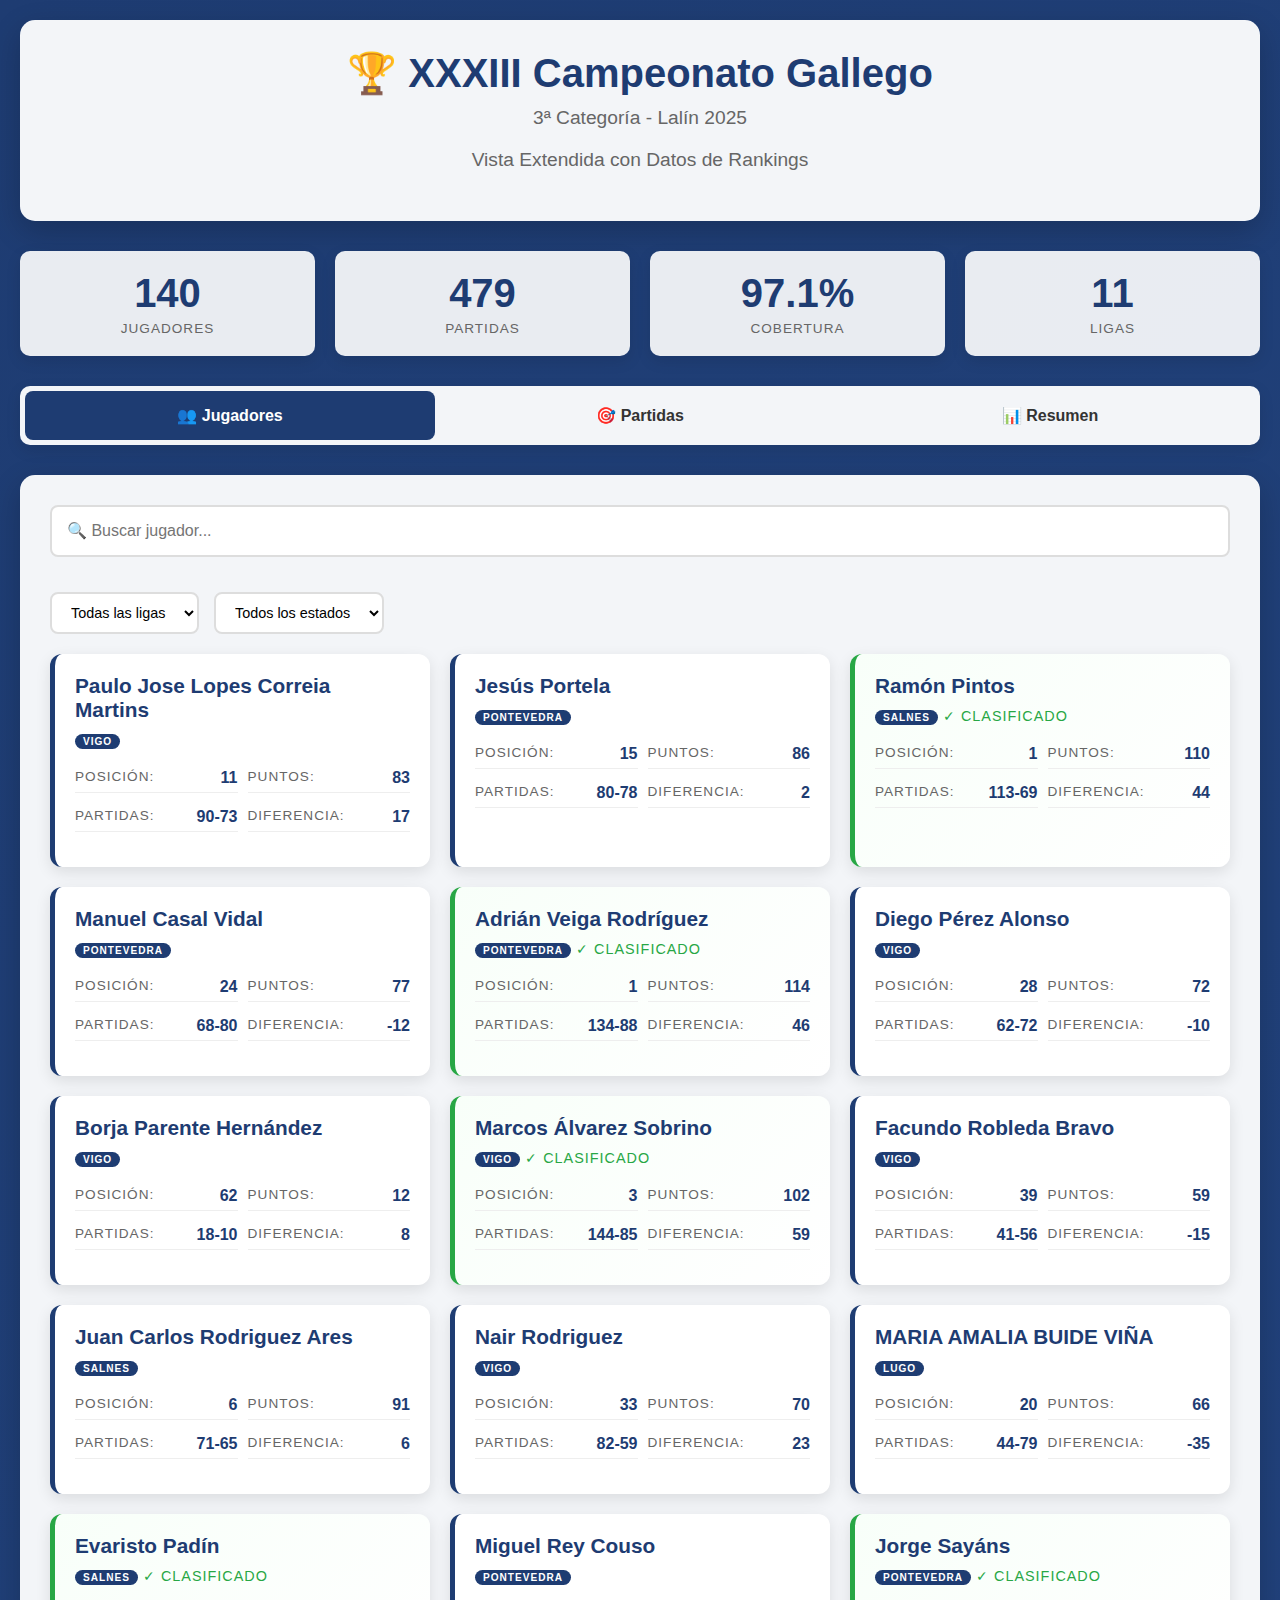
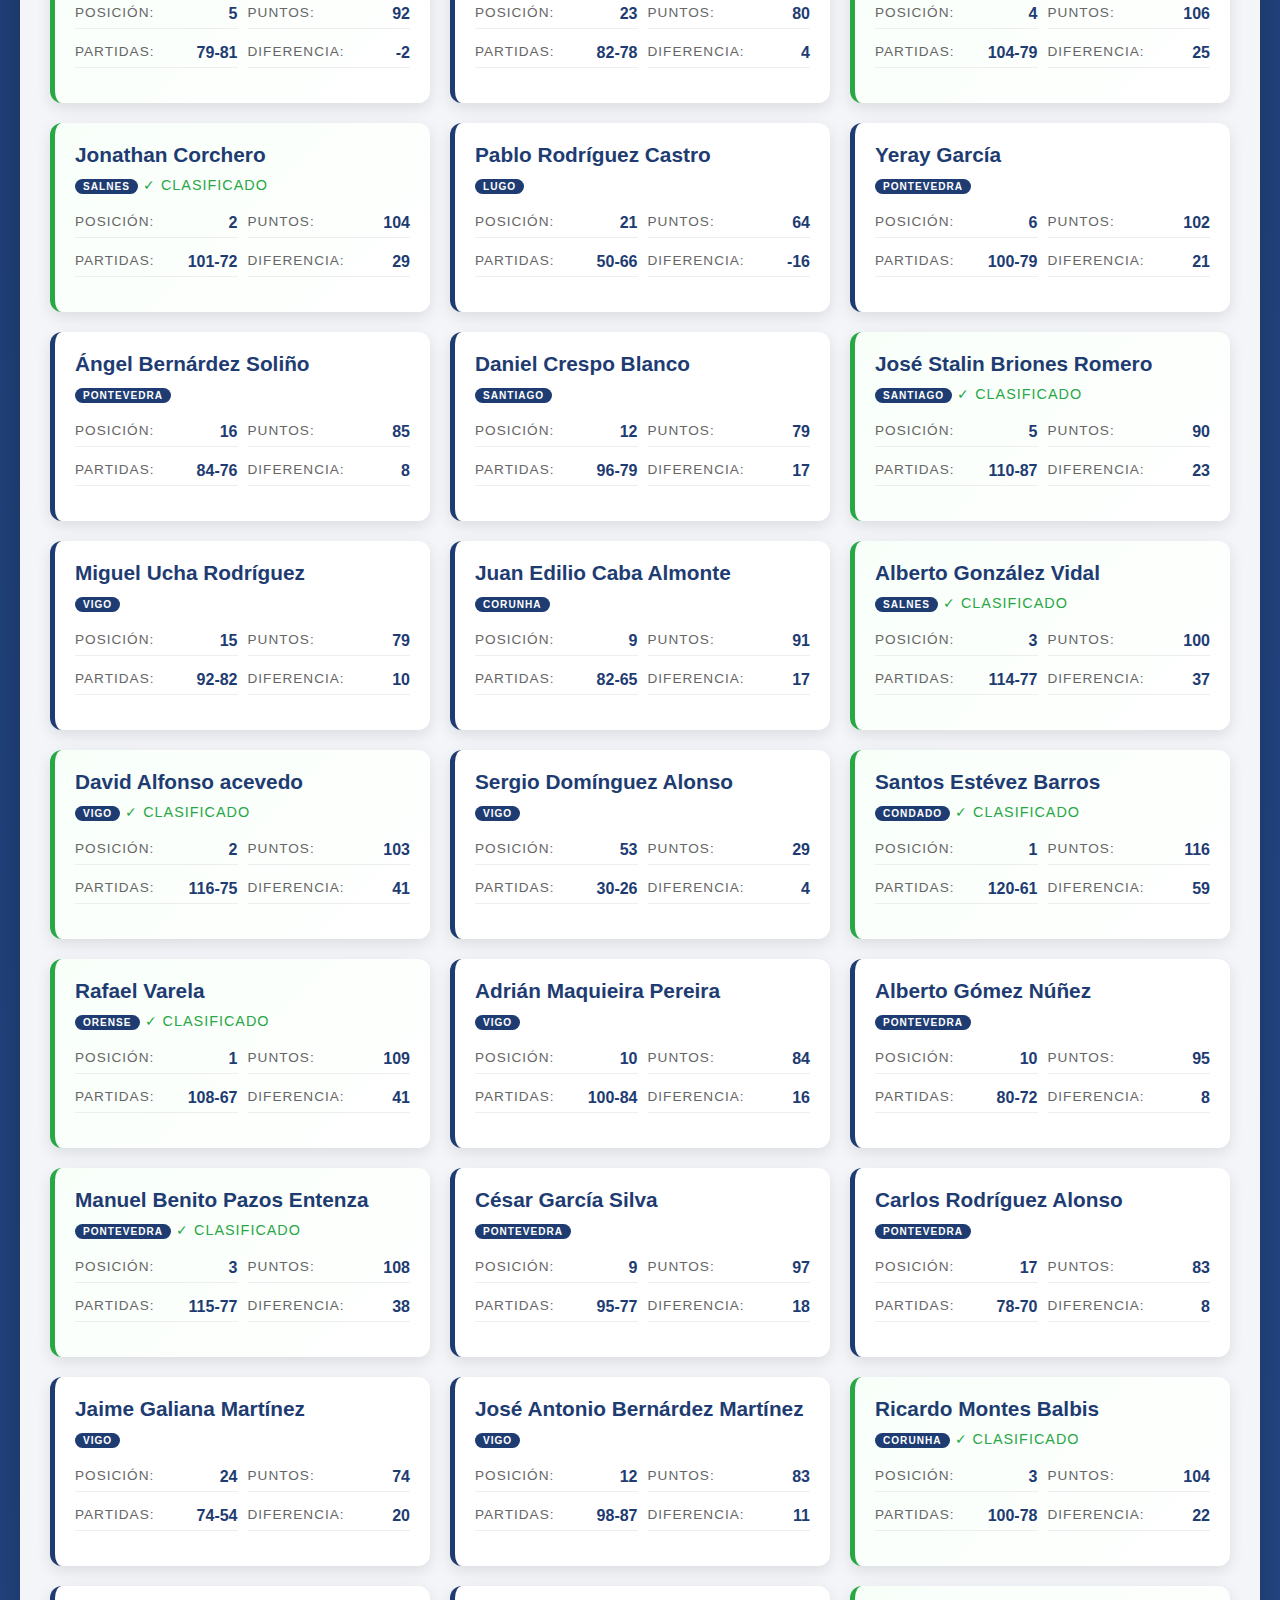
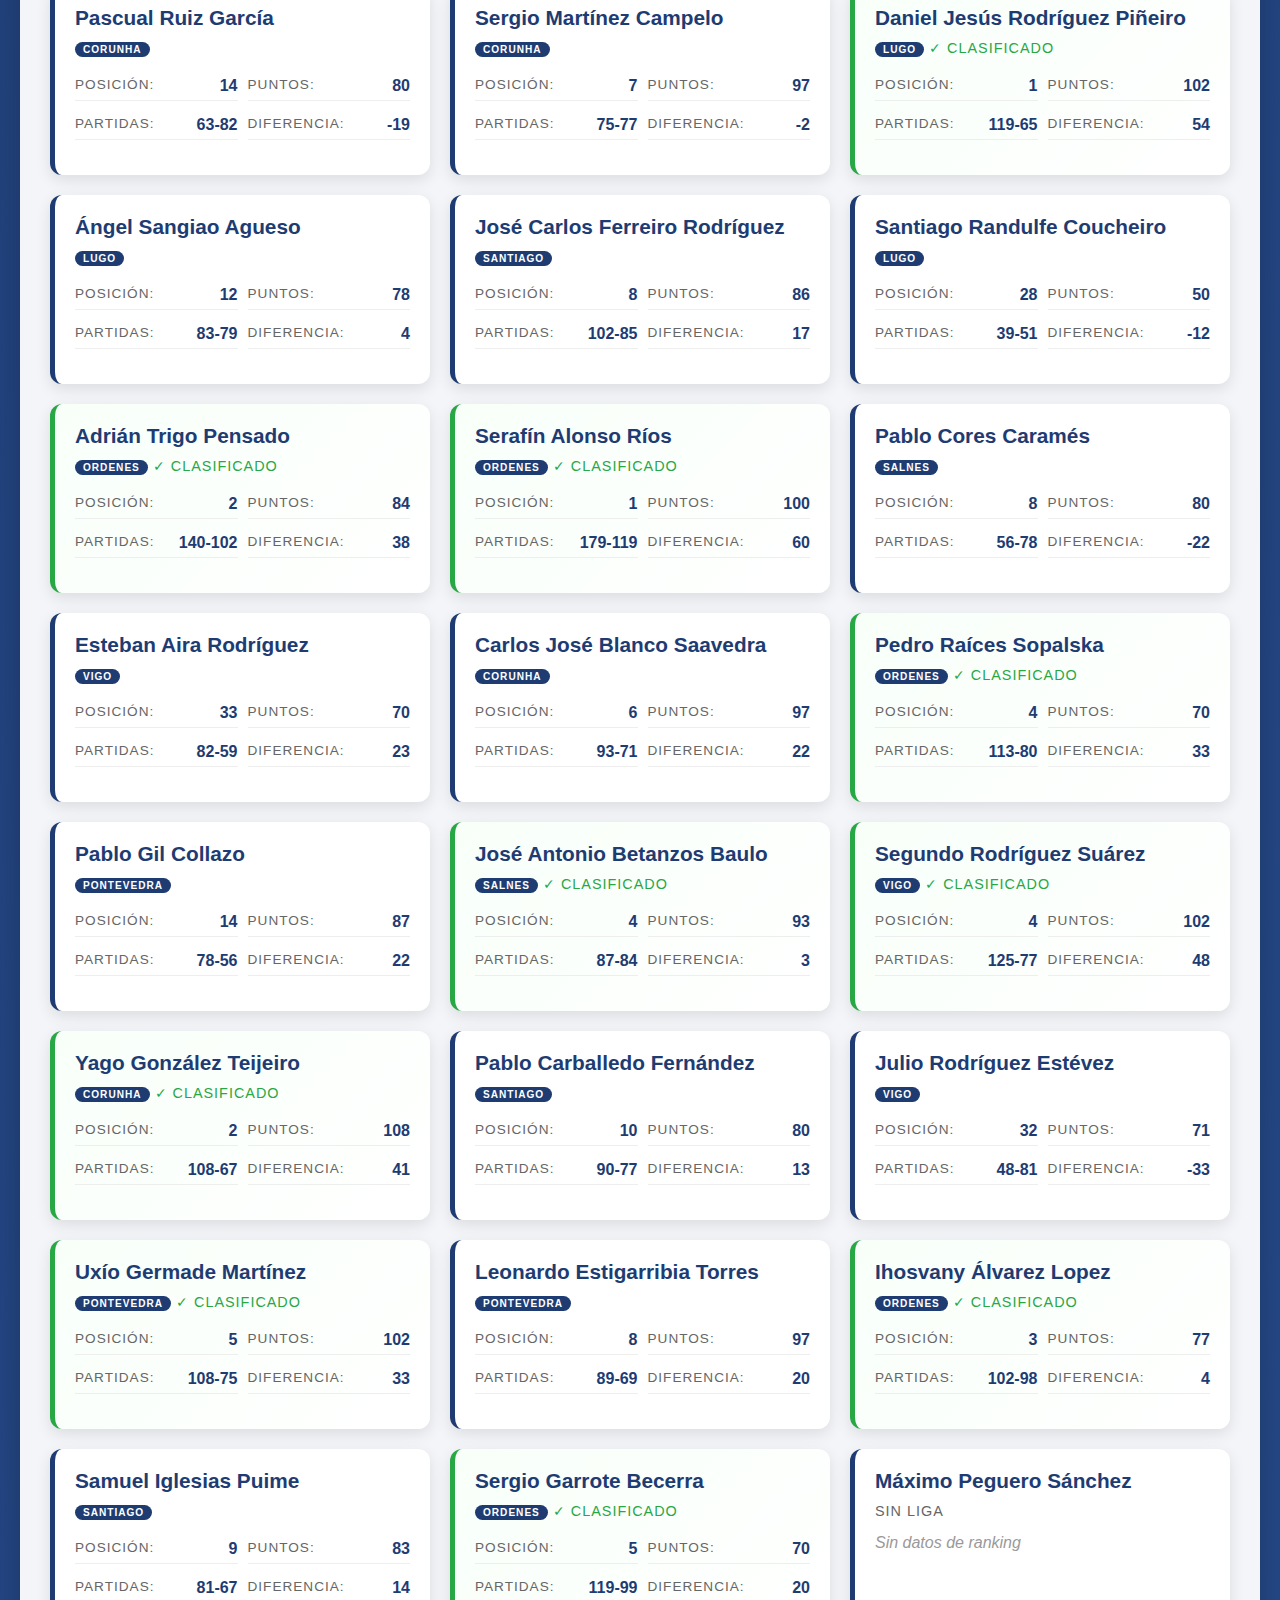
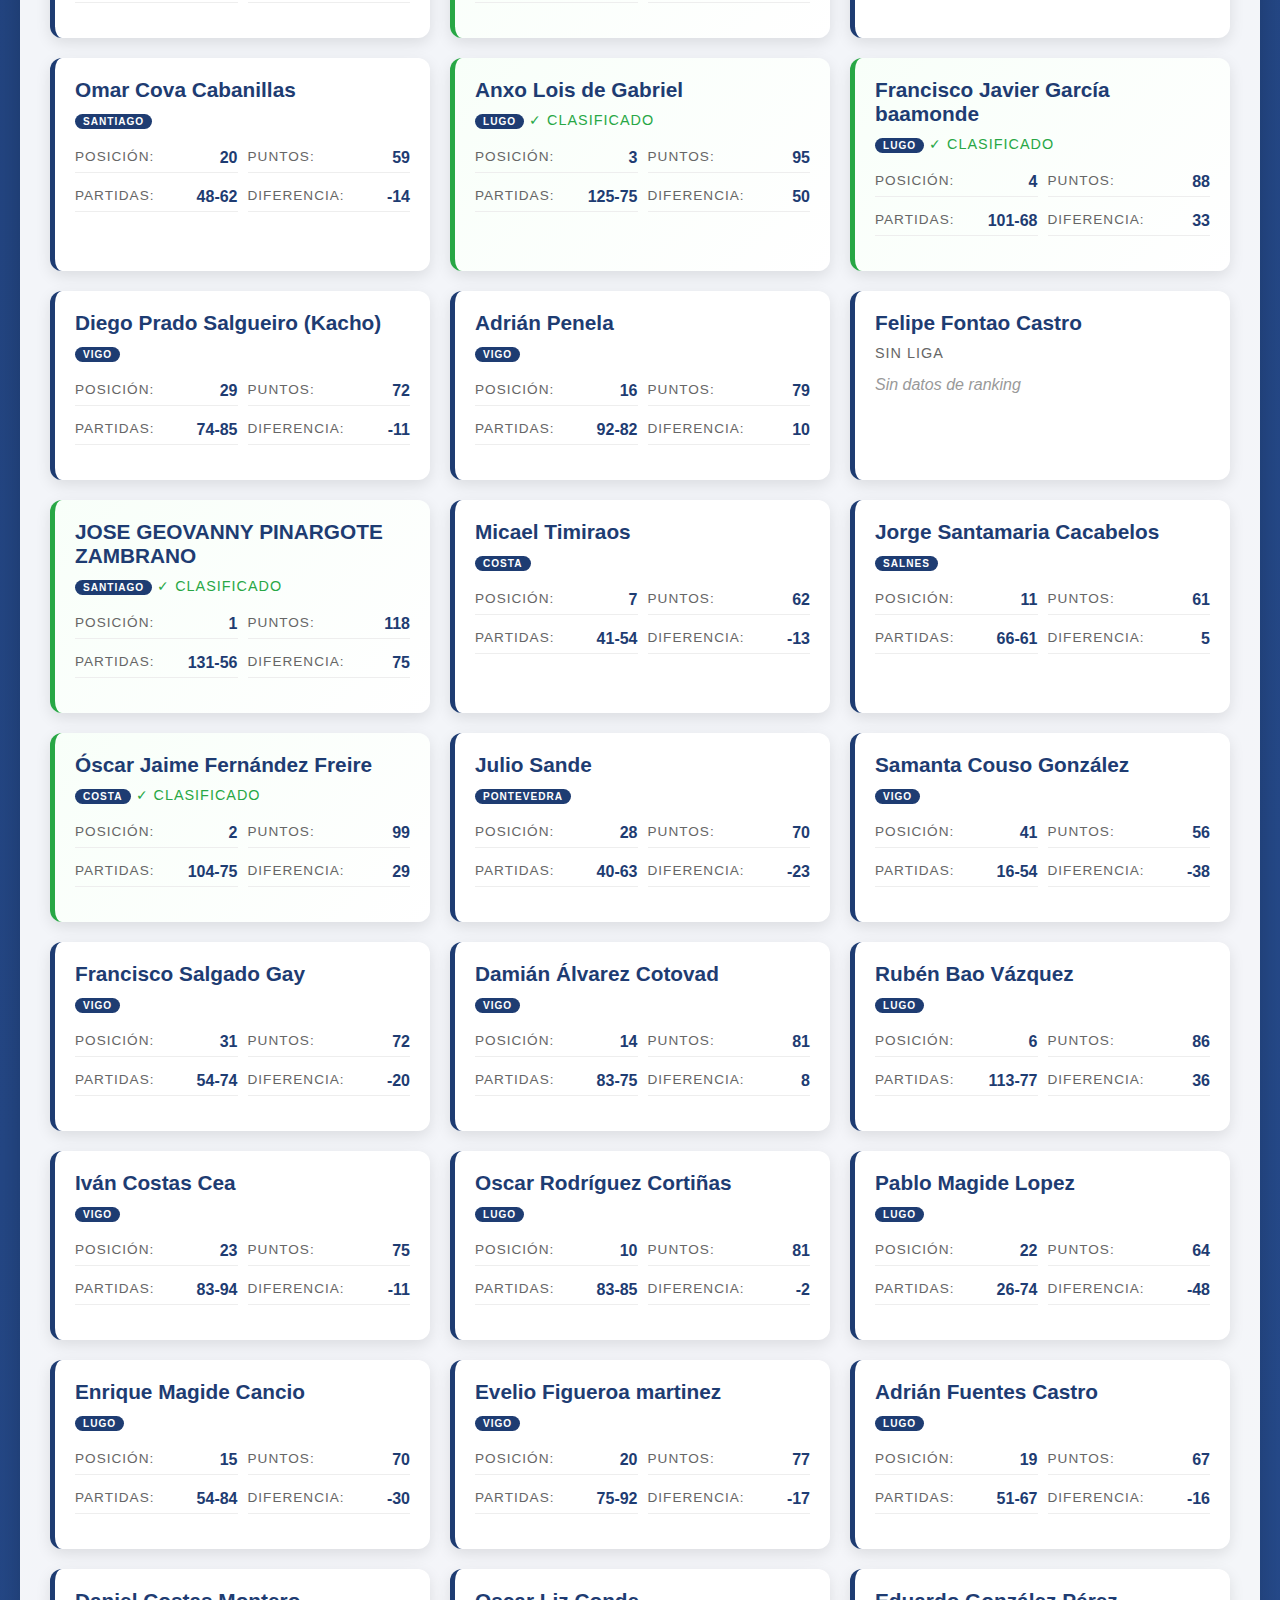
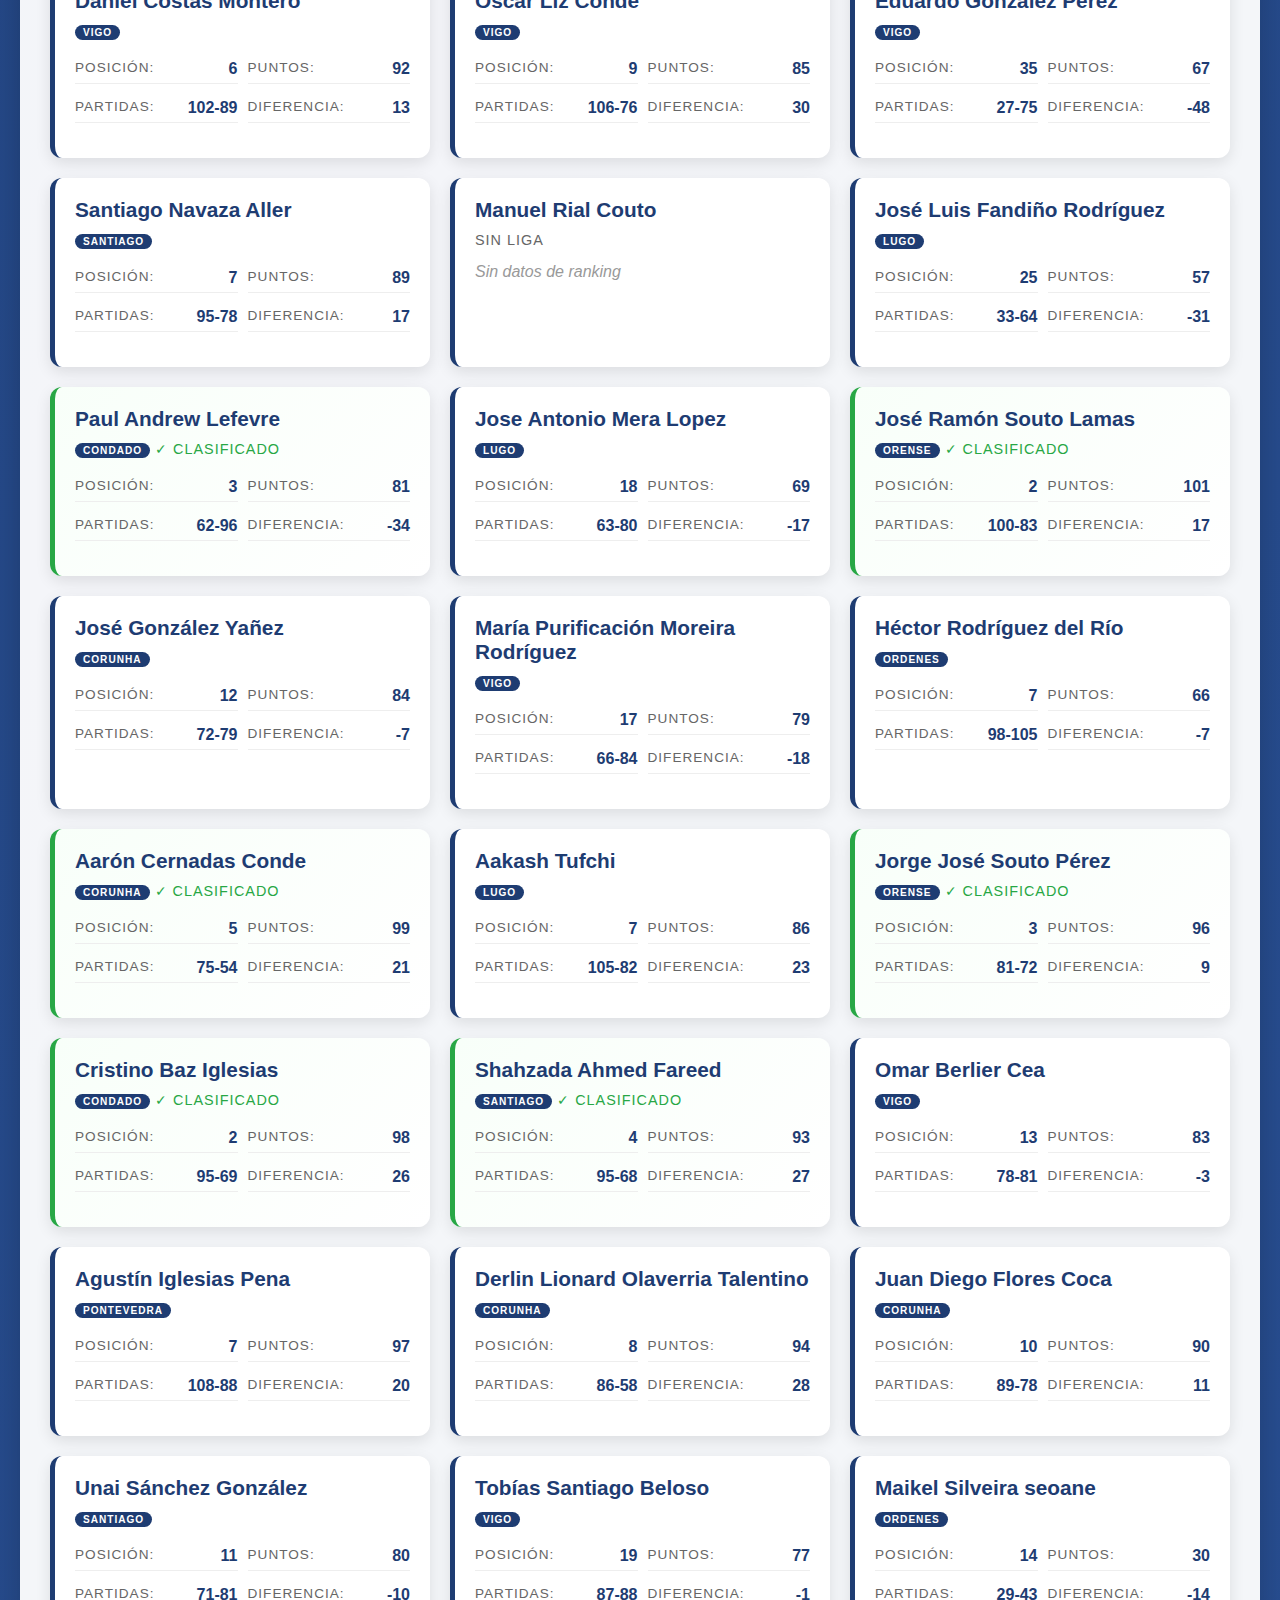
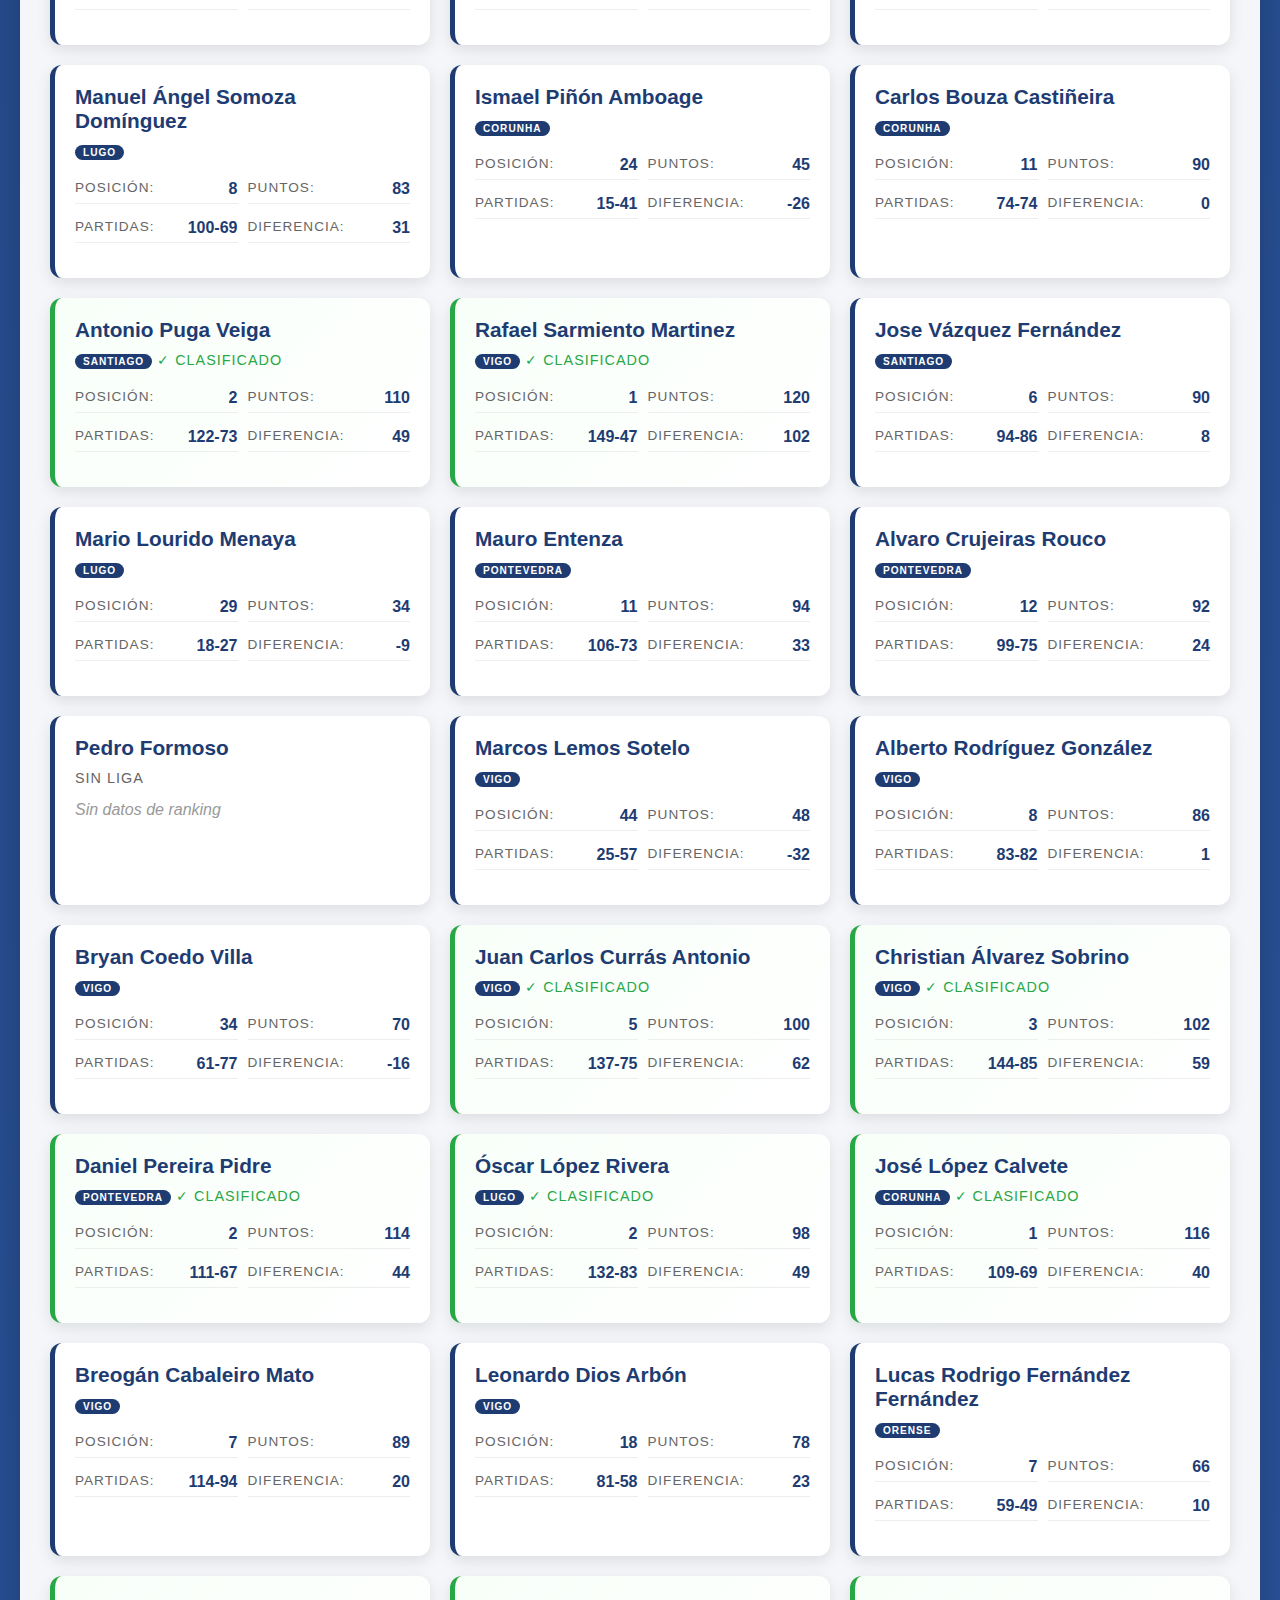
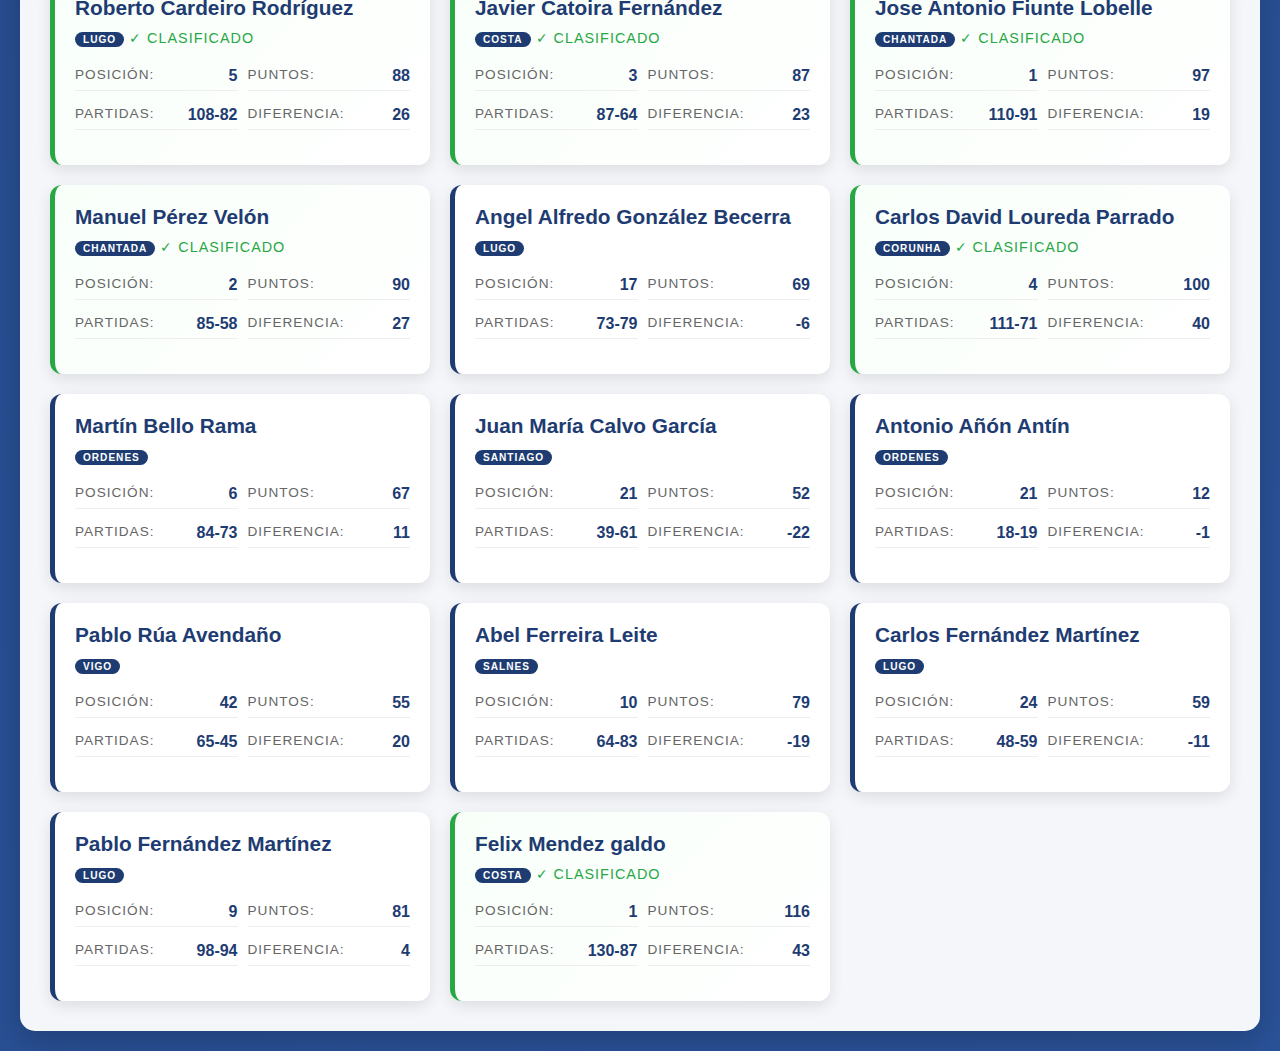
<file: tournament_viewer_standalone.html>
<!DOCTYPE html>
<html lang="es">
  <head>
    <meta charset="UTF-8" />
    <meta name="viewport" content="width=device-width, initial-scale=1.0" />
    <title>XXXIII Campeonato Gallego 3ª Categoría - Vista Extendida</title>
    <style>
      * {
        margin: 0;
        padding: 0;
        box-sizing: border-box;
      }

      body {
        font-family: "Segoe UI", Tahoma, Geneva, Verdana, sans-serif;
        background: linear-gradient(135deg, #1e3c72 0%, #2a5298 100%);
        color: #333;
        min-height: 100vh;
      }

      .container {
        max-width: 1400px;
        margin: 0 auto;
        padding: 20px;
      }

      .header {
        background: rgba(255, 255, 255, 0.95);
        border-radius: 15px;
        padding: 30px;
        margin-bottom: 30px;
        box-shadow: 0 10px 30px rgba(0, 0, 0, 0.2);
        text-align: center;
      }

      .header h1 {
        color: #1e3c72;
        font-size: 2.5em;
        margin-bottom: 10px;
        font-weight: 700;
      }

      .header .subtitle {
        color: #666;
        font-size: 1.2em;
        margin-bottom: 20px;
      }

      .stats-grid {
        display: grid;
        grid-template-columns: repeat(auto-fit, minmax(200px, 1fr));
        gap: 20px;
        margin-bottom: 30px;
      }

      .stat-card {
        background: rgba(255, 255, 255, 0.9);
        border-radius: 10px;
        padding: 20px;
        text-align: center;
        box-shadow: 0 5px 15px rgba(0, 0, 0, 0.1);
        transition: transform 0.3s ease;
      }

      .stat-card:hover {
        transform: translateY(-5px);
      }

      .stat-number {
        font-size: 2.5em;
        font-weight: bold;
        color: #1e3c72;
        margin-bottom: 5px;
      }

      .stat-label {
        color: #666;
        font-size: 0.9em;
        text-transform: uppercase;
        letter-spacing: 1px;
      }

      .tabs {
        display: flex;
        background: rgba(255, 255, 255, 0.95);
        border-radius: 10px;
        padding: 5px;
        margin-bottom: 30px;
        box-shadow: 0 5px 15px rgba(0, 0, 0, 0.1);
      }

      .tab {
        flex: 1;
        padding: 15px 20px;
        text-align: center;
        cursor: pointer;
        border-radius: 8px;
        transition: all 0.3s ease;
        font-weight: 600;
      }

      .tab.active {
        background: #1e3c72;
        color: white;
      }

      .tab:hover:not(.active) {
        background: rgba(30, 60, 114, 0.1);
      }

      .tab-content {
        display: none;
        background: rgba(255, 255, 255, 0.95);
        border-radius: 15px;
        padding: 30px;
        box-shadow: 0 10px 30px rgba(0, 0, 0, 0.2);
      }

      .tab-content.active {
        display: block;
      }

      .players-grid {
        display: grid;
        grid-template-columns: repeat(auto-fill, minmax(350px, 1fr));
        gap: 20px;
      }

      .player-card {
        background: white;
        border-radius: 12px;
        padding: 20px;
        box-shadow: 0 5px 15px rgba(0, 0, 0, 0.1);
        transition: transform 0.3s ease;
        border-left: 5px solid #1e3c72;
      }

      .player-card:hover {
        transform: translateY(-3px);
        box-shadow: 0 10px 25px rgba(0, 0, 0, 0.15);
      }

      .player-card.clasificado {
        border-left-color: #28a745;
        background: linear-gradient(135deg, #f8fff9 0%, #ffffff 100%);
      }

      .player-name {
        font-size: 1.3em;
        font-weight: bold;
        color: #1e3c72;
        margin-bottom: 10px;
      }

      .player-liga {
        color: #666;
        font-size: 0.9em;
        margin-bottom: 15px;
        text-transform: uppercase;
        letter-spacing: 1px;
      }

      .player-stats {
        display: grid;
        grid-template-columns: 1fr 1fr;
        gap: 10px;
        margin-bottom: 15px;
      }

      .stat-item {
        display: flex;
        justify-content: space-between;
        padding: 5px 0;
        border-bottom: 1px solid #eee;
      }

      .stat-label {
        color: #666;
        font-size: 0.85em;
      }

      .stat-value {
        font-weight: bold;
        color: #1e3c72;
      }

      .matches-table {
        width: 100%;
        border-collapse: collapse;
        margin-top: 20px;
      }

      .matches-table th,
      .matches-table td {
        padding: 12px;
        text-align: left;
        border-bottom: 1px solid #eee;
      }

      .matches-table th {
        background: #1e3c72;
        color: white;
        font-weight: 600;
      }

      .matches-table tr:hover {
        background: rgba(30, 60, 114, 0.05);
      }

      .match-player {
        display: flex;
        align-items: center;
        gap: 10px;
      }

      .player-avatar {
        width: 30px;
        height: 30px;
        border-radius: 50%;
        background: #1e3c72;
        display: flex;
        align-items: center;
        justify-content: center;
        color: white;
        font-weight: bold;
        font-size: 0.8em;
      }

      .match-score {
        font-weight: bold;
        font-size: 1.2em;
        color: #1e3c72;
      }

      .match-status {
        padding: 4px 8px;
        border-radius: 4px;
        font-size: 0.8em;
        font-weight: bold;
      }

      .status-finished {
        background: #28a745;
        color: white;
      }

      .status-waiting {
        background: #ffc107;
        color: #333;
      }

      .status-playing {
        background: #17a2b8;
        color: white;
      }

      .liga-badge {
        display: inline-block;
        padding: 2px 8px;
        border-radius: 12px;
        font-size: 0.7em;
        font-weight: bold;
        text-transform: uppercase;
        background: #1e3c72;
        color: white;
      }

      .search-box {
        width: 100%;
        padding: 15px;
        border: 2px solid #ddd;
        border-radius: 8px;
        font-size: 1em;
        margin-bottom: 20px;
        transition: border-color 0.3s ease;
      }

      .search-box:focus {
        outline: none;
        border-color: #1e3c72;
      }

      .filters {
        display: flex;
        gap: 15px;
        margin-bottom: 20px;
        flex-wrap: wrap;
      }

      .filter-select {
        padding: 10px 15px;
        border: 2px solid #ddd;
        border-radius: 8px;
        font-size: 0.9em;
        background: white;
        cursor: pointer;
      }

      .filter-select:focus {
        outline: none;
        border-color: #1e3c72;
      }

      .loading {
        text-align: center;
        padding: 50px;
        font-size: 1.2em;
        color: #666;
      }

      @media (max-width: 768px) {
        .container {
          padding: 10px;
        }

        .header h1 {
          font-size: 2em;
        }

        .players-grid {
          grid-template-columns: 1fr;
        }

        .stats-grid {
          grid-template-columns: repeat(2, 1fr);
        }
      }
    </style>
  </head>
  <body>
    <div class="container">
      <div class="header">
        <h1>🏆 XXXIII Campeonato Gallego</h1>
        <div class="subtitle">3ª Categoría - Lalín 2025</div>
        <div class="subtitle">Vista Extendida con Datos de Rankings</div>
      </div>

      <div class="stats-grid" id="statsGrid">
        <!-- Stats will be loaded here -->
      </div>

      <div class="tabs">
        <div class="tab active" onclick="showTab('players')">👥 Jugadores</div>
        <div class="tab" onclick="showTab('matches')">🎯 Partidas</div>
        <div class="tab" onclick="showTab('summary')">📊 Resumen</div>
      </div>

      <div class="tab-content active" id="playersTab">
        <div class="filters">
          <input
            type="text"
            class="search-box"
            id="playerSearch"
            placeholder="🔍 Buscar jugador..."
          />
          <select class="filter-select" id="ligaFilter">
            <option value="">Todas las ligas</option>
          </select>
          <select class="filter-select" id="statusFilter">
            <option value="">Todos los estados</option>
            <option value="clasificado">Solo clasificados</option>
            <option value="no-clasificado">No clasificados</option>
          </select>
        </div>
        <div class="players-grid" id="playersGrid">
          <div class="loading">Cargando jugadores...</div>
        </div>
      </div>

      <div class="tab-content" id="matchesTab">
        <div class="filters">
          <input
            type="text"
            class="search-box"
            id="matchSearch"
            placeholder="🔍 Buscar partida..."
          />
          <select class="filter-select" id="roundFilter">
            <option value="">Todas las rondas</option>
          </select>
          <select class="filter-select" id="matchStatusFilter">
            <option value="">Todos los estados</option>
            <option value="finished">Finalizadas</option>
            <option value="waiting">En espera</option>
            <option value="playing">En juego</option>
          </select>
        </div>
        <div id="matchesContainer">
          <div class="loading">Cargando partidas...</div>
        </div>
      </div>

      <div class="tab-content" id="summaryTab">
        <div id="summaryContainer">
          <div class="loading">Cargando resumen...</div>
        </div>
      </div>
    </div>

    <script>
      // Datos del torneo incluidos directamente en el HTML
      const tournamentData = {
        tournament_info: {
          id: 63505243,
          name: "XXXIII CAMPEONATO GALLEGO INDIVIDUAL 3ª CATEGORÍA - LALÍN 2025",
          url: "https://cuescore.com/tournament/XXXIII+CAMPEONATO+GALLEGO+INDIVIDUAL+3%C2%AA+CATEGOR%C3%8DA+-+LAL%C3%8DN+2025/63505243",
          display_date: "July 19 - July 20, 2025",
          starttime: "2025-07-19T08:45:00+02:00",
          stoptime: "2025-07-20T23:59:00+02:00",
          status: "Open",
          discipline: "8-Ball",
        },
        summary: {
          total_matches: 479,
          total_players: 140,
          players_with_ranking: 136,
          players_without_ranking: 4,
          coverage_percentage: 97.1,
          ligas_stats: {
            vigo: {
              total_players: 37,
              clasificados: 6,
              puntos_promedio: 76.65,
              mejor_posicion: 1,
            },
            lugo: {
              total_players: 22,
              clasificados: 5,
              puntos_promedio: 74.32,
              mejor_posicion: 1,
            },
            pontevedra: {
              total_players: 19,
              clasificados: 5,
              puntos_promedio: 94.0,
              mejor_posicion: 1,
            },
            corunha: {
              total_players: 14,
              clasificados: 5,
              puntos_promedio: 92.5,
              mejor_posicion: 1,
            },
            santiago: {
              total_players: 13,
              clasificados: 4,
              puntos_promedio: 85.31,
              mejor_posicion: 1,
            },
            salnes: {
              total_players: 9,
              clasificados: 5,
              puntos_promedio: 90.0,
              mejor_posicion: 1,
            },
            ordenes: {
              total_players: 9,
              clasificados: 5,
              puntos_promedio: 64.0,
              mejor_posicion: 1,
            },
            orense: {
              total_players: 4,
              clasificados: 3,
              puntos_promedio: 93.0,
              mejor_posicion: 1,
            },
            costa: {
              total_players: 4,
              clasificados: 3,
              puntos_promedio: 91.0,
              mejor_posicion: 1,
            },
            condado: {
              total_players: 3,
              clasificados: 3,
              puntos_promedio: 98.33,
              mejor_posicion: 1,
            },
            chantada: {
              total_players: 2,
              clasificados: 2,
              puntos_promedio: 93.5,
              mejor_posicion: 1,
            },
          },
        },
      };

      // Cargar datos de jugadores y partidas desde el archivo JSON
      async function loadTournamentData() {
        try {
          // Intentar cargar desde el servidor local
          const response = await fetch("tournament_extended.json");
          const fullData = await response.json();

          // Combinar con los datos básicos
          tournamentData.players = fullData.players;
          tournamentData.matches = fullData.matches;

          initializeViewer();
        } catch (error) {
          console.log(
            "No se pudo cargar desde servidor, usando datos de ejemplo..."
          );
          // Usar datos de ejemplo si no se puede cargar
          loadExampleData();
        }
      }

      function loadExampleData() {
        // Datos de ejemplo para demostración
        tournamentData.players = [
          {
            nombre_gallego: "Miguel Ángel Crespo de la Torre",
            liga: "vigo",
            posicion: 1,
            puntos_totales: 120,
            clasificado: true,
            partidas_favor: 15,
            partidas_contra: 5,
            diferencia_partidas: 10,
          },
          {
            nombre_gallego: "Manuel Benito Pazos Entenza",
            liga: "lugo",
            posicion: 2,
            puntos_totales: 115,
            clasificado: true,
            partidas_favor: 14,
            partidas_contra: 6,
            diferencia_partidas: 8,
          },
        ];

        tournamentData.matches = [
          {
            matchno: 1,
            roundName: "Round 1",
            playerA: {
              name: "Miguel Ángel Crespo de la Torre",
              ranking_info: {
                liga: "vigo",
                posicion_liga: 1,
              },
            },
            playerB: {
              name: "Manuel Benito Pazos Entenza",
              ranking_info: {
                liga: "lugo",
                posicion_liga: 2,
              },
            },
            scoreA: 4,
            scoreB: 2,
            matchstatus: "finished",
            raceTo: 4,
            discipline: "8-Ball",
          },
        ];

        initializeViewer();
      }

      function initializeViewer() {
        loadStats();
        loadPlayers();
        loadMatches();
        loadSummary();
        setupFilters();
      }

      function loadStats() {
        const stats = tournamentData.summary;
        const statsGrid = document.getElementById("statsGrid");

        statsGrid.innerHTML = `
                <div class="stat-card">
                    <div class="stat-number">${stats.total_players}</div>
                    <div class="stat-label">Jugadores</div>
                </div>
                <div class="stat-card">
                    <div class="stat-number">${stats.total_matches}</div>
                    <div class="stat-label">Partidas</div>
                </div>
                <div class="stat-card">
                    <div class="stat-number">${stats.coverage_percentage}%</div>
                    <div class="stat-label">Cobertura</div>
                </div>
                <div class="stat-card">
                    <div class="stat-number">${
                      Object.keys(stats.ligas_stats).length
                    }</div>
                    <div class="stat-label">Ligas</div>
                </div>
            `;
      }

      function loadPlayers() {
        const players = tournamentData.players || [];
        const playersGrid = document.getElementById("playersGrid");

        if (players.length === 0) {
          playersGrid.innerHTML =
            '<div class="loading">No hay datos de jugadores disponibles</div>';
          return;
        }

        playersGrid.innerHTML = players
          .map(
            (player) => `
                <div class="player-card ${
                  player.clasificado ? "clasificado" : ""
                }">
                    <div class="player-name">${player.nombre_gallego}</div>
                    <div class="player-liga">
                        ${
                          player.liga
                            ? `<span class="liga-badge">${player.liga}</span>`
                            : "Sin liga"
                        }
                        ${
                          player.clasificado
                            ? ' <span style="color: #28a745;">✓ Clasificado</span>'
                            : ""
                        }
                    </div>
                    ${
                      player.liga
                        ? `
                        <div class="player-stats">
                            <div class="stat-item">
                                <span class="stat-label">Posición:</span>
                                <span class="stat-value">${
                                  player.posicion || "N/A"
                                }</span>
                            </div>
                            <div class="stat-item">
                                <span class="stat-label">Puntos:</span>
                                <span class="stat-value">${
                                  player.puntos_totales || "N/A"
                                }</span>
                            </div>
                            <div class="stat-item">
                                <span class="stat-label">Partidas:</span>
                                <span class="stat-value">${
                                  player.partidas_favor || 0
                                }-${player.partidas_contra || 0}</span>
                            </div>
                            <div class="stat-item">
                                <span class="stat-label">Diferencia:</span>
                                <span class="stat-value">${
                                  player.diferencia_partidas || 0
                                }</span>
                            </div>
                        </div>
                    `
                        : '<div style="color: #999; font-style: italic;">Sin datos de ranking</div>'
                    }
                </div>
            `
          )
          .join("");
      }

      function loadMatches() {
        const matches = tournamentData.matches || [];
        const matchesContainer = document.getElementById("matchesContainer");

        if (matches.length === 0) {
          matchesContainer.innerHTML =
            '<div class="loading">No hay datos de partidas disponibles</div>';
          return;
        }

        // Obtener rondas únicas
        const rounds = [...new Set(matches.map((m) => m.roundName))].sort();
        const roundFilter = document.getElementById("roundFilter");
        roundFilter.innerHTML =
          '<option value="">Todas las rondas</option>' +
          rounds
            .map((round) => `<option value="${round}">${round}</option>`)
            .join("");

        const matchesHtml = matches
          .map(
            (match) => `
                <div class="player-card">
                    <div style="display: flex; justify-content: space-between; align-items: center; margin-bottom: 15px;">
                        <div style="font-weight: bold; color: #1e3c72;">${
                          match.roundName
                        } - Partida ${match.matchno}</div>
                        <span class="match-status status-${
                          match.matchstatus
                        }">${getStatusText(match.matchstatus)}</span>
                    </div>
                    
                    <div style="display: flex; justify-content: space-between; align-items: center; margin-bottom: 10px;">
                        <div class="match-player">
                            <div class="player-avatar">A</div>
                            <div>
                                <div style="font-weight: bold;">${
                                  match.playerA.name
                                }</div>
                                ${
                                  match.playerA.ranking_info
                                    ? `
                                    <div style="font-size: 0.8em; color: #666;">
                                        ${match.playerA.ranking_info.liga} - Pos. ${match.playerA.ranking_info.posicion_liga}
                                    </div>
                                `
                                    : ""
                                }
                            </div>
                        </div>
                        <div class="match-score">${match.scoreA} - ${
              match.scoreB
            }</div>
                        <div class="match-player">
                            <div style="text-align: right;">
                                <div style="font-weight: bold;">${
                                  match.playerB.name
                                }</div>
                                ${
                                  match.playerB.ranking_info
                                    ? `
                                    <div style="font-size: 0.8em; color: #666;">
                                        ${match.playerB.ranking_info.liga} - Pos. ${match.playerB.ranking_info.posicion_liga}
                                    </div>
                                `
                                    : ""
                                }
                            </div>
                            <div class="player-avatar">B</div>
                        </div>
                    </div>
                    
                    <div style="font-size: 0.8em; color: #666;">
                        Race to ${match.raceTo} • ${match.discipline}
                    </div>
                </div>
            `
          )
          .join("");

        matchesContainer.innerHTML = matchesHtml;
      }

      function loadSummary() {
        const summary = tournamentData.summary;
        const summaryContainer = document.getElementById("summaryContainer");

        const ligasHtml = Object.entries(summary.ligas_stats)
          .sort(([, a], [, b]) => b.total_players - a.total_players)
          .map(
            ([liga, stats]) => `
                    <div class="player-card">
                        <div class="player-name">${liga.toUpperCase()}</div>
                        <div class="player-stats">
                            <div class="stat-item">
                                <span class="stat-label">Jugadores:</span>
                                <span class="stat-value">${
                                  stats.total_players
                                }</span>
                            </div>
                            <div class="stat-item">
                                <span class="stat-label">Clasificados:</span>
                                <span class="stat-value">${
                                  stats.clasificados
                                }</span>
                            </div>
                            <div class="stat-item">
                                <span class="stat-label">Promedio puntos:</span>
                                <span class="stat-value">${
                                  stats.puntos_promedio
                                }</span>
                            </div>
                            <div class="stat-item">
                                <span class="stat-label">Mejor posición:</span>
                                <span class="stat-value">${
                                  stats.mejor_posicion || "N/A"
                                }</span>
                            </div>
                        </div>
                    </div>
                `
          )
          .join("");

        summaryContainer.innerHTML = `
                <div class="players-grid">
                    ${ligasHtml}
                </div>
            `;
      }

      function setupFilters() {
        // Filtros de jugadores
        const players = tournamentData.players || [];
        const ligas = [
          ...new Set(players.filter((p) => p.liga).map((p) => p.liga)),
        ].sort();
        const ligaFilter = document.getElementById("ligaFilter");
        ligaFilter.innerHTML =
          '<option value="">Todas las ligas</option>' +
          ligas
            .map((liga) => `<option value="${liga}">${liga}</option>`)
            .join("");

        // Event listeners
        document
          .getElementById("playerSearch")
          .addEventListener("input", filterPlayers);
        document
          .getElementById("ligaFilter")
          .addEventListener("change", filterPlayers);
        document
          .getElementById("statusFilter")
          .addEventListener("change", filterPlayers);
      }

      function filterPlayers() {
        const players = tournamentData.players || [];
        const searchTerm = document
          .getElementById("playerSearch")
          .value.toLowerCase();
        const ligaFilter = document.getElementById("ligaFilter").value;
        const statusFilter = document.getElementById("statusFilter").value;

        const filteredPlayers = players.filter((player) => {
          const matchesSearch = player.nombre_gallego
            .toLowerCase()
            .includes(searchTerm);
          const matchesLiga = !ligaFilter || player.liga === ligaFilter;
          const matchesStatus =
            !statusFilter ||
            (statusFilter === "clasificado" && player.clasificado) ||
            (statusFilter === "no-clasificado" && !player.clasificado);

          return matchesSearch && matchesLiga && matchesStatus;
        });

        const playersGrid = document.getElementById("playersGrid");
        playersGrid.innerHTML = filteredPlayers
          .map(
            (player) => `
                <div class="player-card ${
                  player.clasificado ? "clasificado" : ""
                }">
                    <div class="player-name">${player.nombre_gallego}</div>
                    <div class="player-liga">
                        ${
                          player.liga
                            ? `<span class="liga-badge">${player.liga}</span>`
                            : "Sin liga"
                        }
                        ${
                          player.clasificado
                            ? ' <span style="color: #28a745;">✓ Clasificado</span>'
                            : ""
                        }
                    </div>
                    ${
                      player.liga
                        ? `
                        <div class="player-stats">
                            <div class="stat-item">
                                <span class="stat-label">Posición:</span>
                                <span class="stat-value">${
                                  player.posicion || "N/A"
                                }</span>
                            </div>
                            <div class="stat-item">
                                <span class="stat-label">Puntos:</span>
                                <span class="stat-value">${
                                  player.puntos_totales || "N/A"
                                }</span>
                            </div>
                            <div class="stat-item">
                                <span class="stat-label">Partidas:</span>
                                <span class="stat-value">${
                                  player.partidas_favor || 0
                                }-${player.partidas_contra || 0}</span>
                            </div>
                            <div class="stat-item">
                                <span class="stat-label">Diferencia:</span>
                                <span class="stat-value">${
                                  player.diferencia_partidas || 0
                                }</span>
                            </div>
                        </div>
                    `
                        : '<div style="color: #999; font-style: italic;">Sin datos de ranking</div>'
                    }
                </div>
            `
          )
          .join("");
      }

      function showTab(tabName) {
        // Ocultar todas las pestañas
        document
          .querySelectorAll(".tab-content")
          .forEach((tab) => tab.classList.remove("active"));
        document
          .querySelectorAll(".tab")
          .forEach((tab) => tab.classList.remove("active"));

        // Mostrar la pestaña seleccionada
        document.getElementById(tabName + "Tab").classList.add("active");
        event.target.classList.add("active");
      }

      function getStatusText(status) {
        const statusMap = {
          finished: "Finalizada",
          waiting: "En espera",
          playing: "En juego",
        };
        return statusMap[status] || status;
      }

      // Cargar datos al iniciar
      loadTournamentData();
    </script>
  </body>
</html>
</file>
<file: tournament-viewer/css/main.css>
/* ===== ESTILOS GENERALES ===== */
* {
  margin: 0;
  padding: 0;
  box-sizing: border-box;
}

body {
  font-family: "Segoe UI", Tahoma, Geneva, Verdana, sans-serif;
  background: linear-gradient(135deg, #1e3c72 0%, #2a5298 100%);
  color: #333;
  min-height: 100vh;
}

.container {
  max-width: 1400px;
  margin: 0 auto;
  padding: 20px;
}

/* ===== HEADER ===== */
.header {
  background: rgba(255, 255, 255, 0.95);
  border-radius: 15px;
  padding: 30px;
  margin-bottom: 30px;
  box-shadow: 0 10px 30px rgba(0, 0, 0, 0.2);
  text-align: center;
}

.header h1 {
  color: #1e3c72;
  font-size: 2.5em;
  margin-bottom: 10px;
  font-weight: 700;
}

.header .subtitle {
  color: #666;
  font-size: 1.2em;
  margin-bottom: 20px;
}

/* ===== STATS GRID ===== */
.stats-grid {
  display: grid;
  grid-template-columns: repeat(auto-fit, minmax(200px, 1fr));
  gap: 20px;
  margin-bottom: 30px;
}

.stat-card {
  background: rgba(255, 255, 255, 0.9);
  border-radius: 10px;
  padding: 20px;
  text-align: center;
  box-shadow: 0 5px 15px rgba(0, 0, 0, 0.1);
  transition: transform 0.3s ease;
}

.stat-card:hover {
  transform: translateY(-5px);
}

.stat-number {
  font-size: 2.5em;
  font-weight: bold;
  color: #1e3c72;
  margin-bottom: 5px;
}

.stat-label {
  color: #666;
  font-size: 0.9em;
  text-transform: uppercase;
  letter-spacing: 1px;
}

/* ===== TABS ===== */
.tabs {
  display: flex;
  background: rgba(255, 255, 255, 0.95);
  border-radius: 10px;
  padding: 5px;
  margin-bottom: 30px;
  box-shadow: 0 5px 15px rgba(0, 0, 0, 0.1);
}

.tab {
  flex: 1;
  padding: 15px 20px;
  text-align: center;
  cursor: pointer;
  border-radius: 8px;
  transition: all 0.3s ease;
  font-weight: 600;
}

.tab.active {
  background: #1e3c72;
  color: white;
}

.tab:hover:not(.active) {
  background: rgba(30, 60, 114, 0.1);
}

.tab-content {
  display: none;
  background: rgba(255, 255, 255, 0.95);
  border-radius: 15px;
  padding: 30px;
  box-shadow: 0 10px 30px rgba(0, 0, 0, 0.2);
}

.tab-content.active {
  display: block;
}

/* ===== FILTERS ===== */
.filters {
  display: flex;
  gap: 15px;
  margin-bottom: 20px;
  flex-wrap: wrap;
}

.search-box {
  width: 100%;
  padding: 15px;
  border: 2px solid #ddd;
  border-radius: 8px;
  font-size: 1em;
  margin-bottom: 20px;
  transition: border-color 0.3s ease;
}

.search-box:focus {
  outline: none;
  border-color: #1e3c72;
}

.filter-select {
  padding: 10px 15px;
  border: 2px solid #ddd;
  border-radius: 8px;
  font-size: 0.9em;
  background: white;
  cursor: pointer;
}

.filter-select:focus {
  outline: none;
  border-color: #1e3c72;
}

/* ===== LOADING ===== */
.loading {
  text-align: center;
  padding: 50px;
  font-size: 1.2em;
  color: #666;
}
</file>
<file: tournament-viewer/css/components.css>
/* ===== PLAYER CARDS ===== */
.players-grid {
  display: grid;
  grid-template-columns: repeat(auto-fill, minmax(350px, 1fr));
  gap: 20px;
}

.player-card {
  background: white;
  border-radius: 12px;
  padding: 20px;
  box-shadow: 0 5px 15px rgba(0, 0, 0, 0.1);
  transition: transform 0.3s ease;
  border-left: 5px solid #1e3c72;
}

.player-card:hover {
  transform: translateY(-3px);
  box-shadow: 0 10px 25px rgba(0, 0, 0, 0.15);
}

.player-card.clasificado {
  border-left-color: #28a745;
  background: linear-gradient(135deg, #f8fff9 0%, #ffffff 100%);
}

.player-name {
  font-size: 1.3em;
  font-weight: bold;
  color: #1e3c72;
  margin-bottom: 10px;
}

.player-liga {
  color: #666;
  font-size: 0.9em;
  margin-bottom: 15px;
  text-transform: uppercase;
  letter-spacing: 1px;
}

.player-stats {
  display: grid;
  grid-template-columns: 1fr 1fr;
  gap: 10px;
  margin-bottom: 15px;
}

.stat-item {
  display: flex;
  justify-content: space-between;
  padding: 5px 0;
  border-bottom: 1px solid #eee;
}

.stat-label {
  color: #666;
  font-size: 0.85em;
}

.stat-value {
  font-weight: bold;
  color: #1e3c72;
}

/* ===== RANK SYSTEM ===== */
.player-rank {
  display: flex;
  align-items: center;
  gap: 8px;
  margin-bottom: 10px;
}

.rank-crown {
  font-size: 1.2em;
  margin-right: 5px;
}

.rank-badge {
  padding: 4px 8px;
  border-radius: 8px;
  font-size: 0.75em;
  font-weight: bold;
  text-transform: uppercase;
  letter-spacing: 0.5px;
}

.rank-elite {
  background: linear-gradient(135deg, #ffd700 0%, #ffed4e 100%);
  color: #8b6914;
  border: 2px solid #ffd700;
}

.rank-expert {
  background: linear-gradient(135deg, #c0c0c0 0%, #e5e5e5 100%);
  color: #4a4a4a;
  border: 2px solid #c0c0c0;
}

.rank-advanced {
  background: linear-gradient(135deg, #cd7f32 0%, #daa520 100%);
  color: white;
  border: 2px solid #cd7f32;
}

.rank-intermediate {
  background: linear-gradient(135deg, #28a745 0%, #20c997 100%);
  color: white;
  border: 2px solid #28a745;
}

.rank-beginner {
  background: linear-gradient(135deg, #6c757d 0%, #adb5bd 100%);
  color: white;
  border: 2px solid #6c757d;
}

.pruebas-badge {
  display: inline-flex;
  align-items: center;
  gap: 4px;
  padding: 3px 8px;
  background: #f8f9fa;
  border: 1px solid #dee2e6;
  border-radius: 12px;
  font-size: 0.75em;
  color: #495057;
  margin-left: 8px;
}

/* ===== RANK CARD STYLES ===== */
.player-card.elite {
  border-left-color: #ffd700;
  background: linear-gradient(135deg, #fffbf0 0%, #ffffff 100%);
  box-shadow: 0 5px 20px rgba(255, 215, 0, 0.2);
}

.player-card.expert {
  border-left-color: #c0c0c0;
  background: linear-gradient(135deg, #f8f9fa 0%, #ffffff 100%);
  box-shadow: 0 5px 15px rgba(192, 192, 192, 0.2);
}

.player-card.advanced {
  border-left-color: #cd7f32;
  background: linear-gradient(135deg, #fff8f0 0%, #ffffff 100%);
  box-shadow: 0 5px 15px rgba(205, 127, 50, 0.2);
}

.player-card.intermediate {
  border-left-color: #28a745;
  background: linear-gradient(135deg, #f0fff4 0%, #ffffff 100%);
  box-shadow: 0 5px 15px rgba(40, 167, 69, 0.2);
}

.player-card.beginner {
  border-left-color: #6c757d;
  background: linear-gradient(135deg, #f8f9fa 0%, #ffffff 100%);
  box-shadow: 0 5px 15px rgba(108, 117, 125, 0.2);
}

/* ===== BADGES ===== */
.liga-badge {
  display: inline-block;
  padding: 2px 8px;
  border-radius: 12px;
  font-size: 0.7em;
  font-weight: bold;
  text-transform: uppercase;
  background: #1e3c72;
  color: white;
}

/* ===== MATCH CARDS ===== */
.match-player {
  display: flex;
  align-items: center;
  gap: 10px;
}

.player-avatar {
  width: 30px;
  height: 30px;
  border-radius: 50%;
  background: #1e3c72;
  display: flex;
  align-items: center;
  justify-content: center;
  color: white;
  font-weight: bold;
  font-size: 0.8em;
}

.match-score {
  font-weight: bold;
  font-size: 1.2em;
  color: #1e3c72;
}

.match-status {
  padding: 4px 8px;
  border-radius: 4px;
  font-size: 0.8em;
  font-weight: bold;
}

.status-finished {
  background: #28a745;
  color: white;
}

.status-waiting {
  background: #ffc107;
  color: #333;
}

.status-playing {
  background: #17a2b8;
  color: white;
}

/* ===== CLICKABLE PLAYER NAMES ===== */
.player-name-clickable {
  cursor: pointer;
  transition: color 0.3s ease;
  position: relative;
}

.player-name-clickable:hover {
  color: #1e3c72;
  text-decoration: underline;
}

.player-name-clickable.has-ranking {
  font-weight: bold;
}

/* ===== TOOLTIP ===== */
.player-tooltip {
  position: absolute;
  background: rgba(0, 0, 0, 0.9);
  color: white;
  padding: 12px;
  border-radius: 8px;
  font-size: 0.85em;
  z-index: 1000;
  max-width: 250px;
  box-shadow: 0 4px 12px rgba(0, 0, 0, 0.3);
  pointer-events: none;
  opacity: 0;
  transition: opacity 0.3s ease;
}

.player-tooltip.show {
  opacity: 1;
}

.player-tooltip .tooltip-header {
  font-weight: bold;
  margin-bottom: 8px;
  color: #ffd700;
}

.player-tooltip .tooltip-stats {
  display: grid;
  grid-template-columns: 1fr 1fr;
  gap: 6px;
  font-size: 0.8em;
}

.player-tooltip .tooltip-stat {
  display: flex;
  justify-content: space-between;
}

.player-tooltip .tooltip-stat .label {
  color: #ccc;
}

.player-tooltip .tooltip-stat .value {
  color: #fff;
  font-weight: bold;
}

/* ===== MODAL ===== */
.player-modal {
  position: fixed;
  top: 0;
  left: 0;
  width: 100%;
  height: 100%;
  background: rgba(0, 0, 0, 0.7);
  display: flex;
  align-items: center;
  justify-content: center;
  z-index: 2000;
  opacity: 0;
  visibility: hidden;
  transition: all 0.3s ease;
}

.player-modal.show {
  opacity: 1;
  visibility: visible;
}

.modal-content {
  background: white;
  border-radius: 15px;
  padding: 30px;
  max-width: 500px;
  width: 90%;
  max-height: 80vh;
  overflow-y: auto;
  position: relative;
  box-shadow: 0 10px 30px rgba(0, 0, 0, 0.3);
}

.modal-close {
  position: absolute;
  top: 15px;
  right: 20px;
  background: none;
  border: none;
  font-size: 24px;
  cursor: pointer;
  color: #666;
  transition: color 0.3s ease;
}

.modal-close:hover {
  color: #333;
}

.modal-header {
  display: flex;
  align-items: center;
  gap: 15px;
  margin-bottom: 20px;
  padding-bottom: 15px;
  border-bottom: 2px solid #eee;
}

.modal-rank {
  display: flex;
  align-items: center;
  gap: 8px;
}

.modal-rank-badge {
  padding: 6px 12px;
  border-radius: 8px;
  font-size: 0.8em;
  font-weight: bold;
  text-transform: uppercase;
}

.modal-stats {
  display: grid;
  grid-template-columns: 1fr 1fr;
  gap: 15px;
  margin-bottom: 20px;
}

.modal-stat-item {
  background: #f8f9fa;
  padding: 15px;
  border-radius: 8px;
  text-align: center;
}

.modal-stat-value {
  font-size: 1.5em;
  font-weight: bold;
  color: #1e3c72;
  margin-bottom: 5px;
}

.modal-stat-label {
  font-size: 0.8em;
  color: #666;
  text-transform: uppercase;
  letter-spacing: 1px;
}
</file>
<file: tournament-viewer/css/mobile.css>
/* ===== MOBILE RESPONSIVE ===== */
@media (max-width: 768px) {
  html,
  body {
    width: 100vw;
    min-width: 0;
    overflow-x: hidden;
  }

  .container {
    max-width: 100vw;
    padding: 2vw;
  }

  .header {
    padding: 12px 6px;
    margin-bottom: 18px;
  }

  .header h1 {
    font-size: 1.3em;
    word-break: break-word;
  }

  .header .subtitle {
    font-size: 1em;
    margin-bottom: 10px;
  }

  .tabs {
    flex-direction: row;
    gap: 2px;
    padding: 2px;
    margin-bottom: 20px;
  }

  .tab {
    padding: 12px 16px;
    font-size: 1.1em;
    min-width: 0;
    flex: 1 1 0;
    text-align: center;
  }

  .tab-content {
    padding: 20px 2vw 0 2vw;
  }

  .players-grid {
    display: flex !important;
    flex-direction: column !important;
    gap: 16px;
  }

  .player-card {
    padding: 18px 15px;
    font-size: 1.05em;
    margin-bottom: 12px;
    width: 100%;
    box-shadow: 0 2px 10px rgba(30, 60, 114, 0.08);
    border-radius: 12px;
    overflow: hidden;
  }

  /* Layout horizontal compacto para partidas en móvil */
  .match-players-row {
    display: grid !important;
    grid-template-columns: 1fr auto 1fr !important;
    align-items: center !important;
    gap: 8px !important;
  }

  .match-player-left {
    justify-content: flex-start !important;
  }

  .match-player-right {
    justify-content: flex-end !important;
  }

  .match-player-right .player-details {
    text-align: right !important;
  }

  .match-score {
    font-size: 1.2em;
    font-weight: bold;
    color: #1e3c72;
    text-align: center;
    min-width: 60px;
  }

  #matchesContainer .player-card {
    font-size: 0.85em;
    padding: 12px;
  }

  #matchesContainer .player-name-clickable {
    word-break: break-word;
  }

  /* Forzar grid de partidas a flex column en móvil */
  .matches-grid {
    display: flex !important;
    flex-direction: column !important;
    gap: 15px;
  }

  .player-name {
    font-size: 1.15em;
    word-break: break-word;
  }

  .player-stats {
    grid-template-columns: 1fr;
    gap: 7px;
  }

  .stat-item {
    padding: 6px 0;
  }

  .matches-table th,
  .matches-table td {
    padding: 7px 4px;
    font-size: 1em;
  }

  .modal-content {
    padding: 10px 4px;
  }

  .player-tooltip {
    font-size: 1em;
    max-width: 90vw;
  }

  .player-modal .modal-content {
    max-width: 98vw;
  }

  .players-grid > .player-card,
  .players-grid > div {
    width: 100%;
    margin-bottom: 12px;
  }

  .summaryTab .players-grid {
    gap: 12px;
  }

  .stat-label,
  .stat-value {
    font-size: 1em;
  }

  .filters {
    flex-direction: column;
    gap: 12px;
    margin-bottom: 25px;
  }

  .filter-select,
  .search-box {
    font-size: 1.1em;
    padding: 15px 12px;
    border-radius: 10px;
  }

  .loading {
    font-size: 1.1em;
  }

  /* Márgenes consistentes para todos los elementos */
  .header {
    margin-bottom: 20px;
  }

  /* Mejorar espaciado de elementos internos */
  .player-stats {
    margin-top: 15px;
  }

  .player-rank {
    margin-bottom: 12px;
  }

  .player-name {
    margin-bottom: 12px;
  }

  .player-liga {
    margin-bottom: 18px;
  }

  /* Ajustar tamaños de fuente para mejor legibilidad */
  .rank-badge {
    font-size: 0.8em;
    padding: 6px 10px;
  }

  .pruebas-badge {
    font-size: 0.8em;
    padding: 4px 8px;
  }
}
</file>
